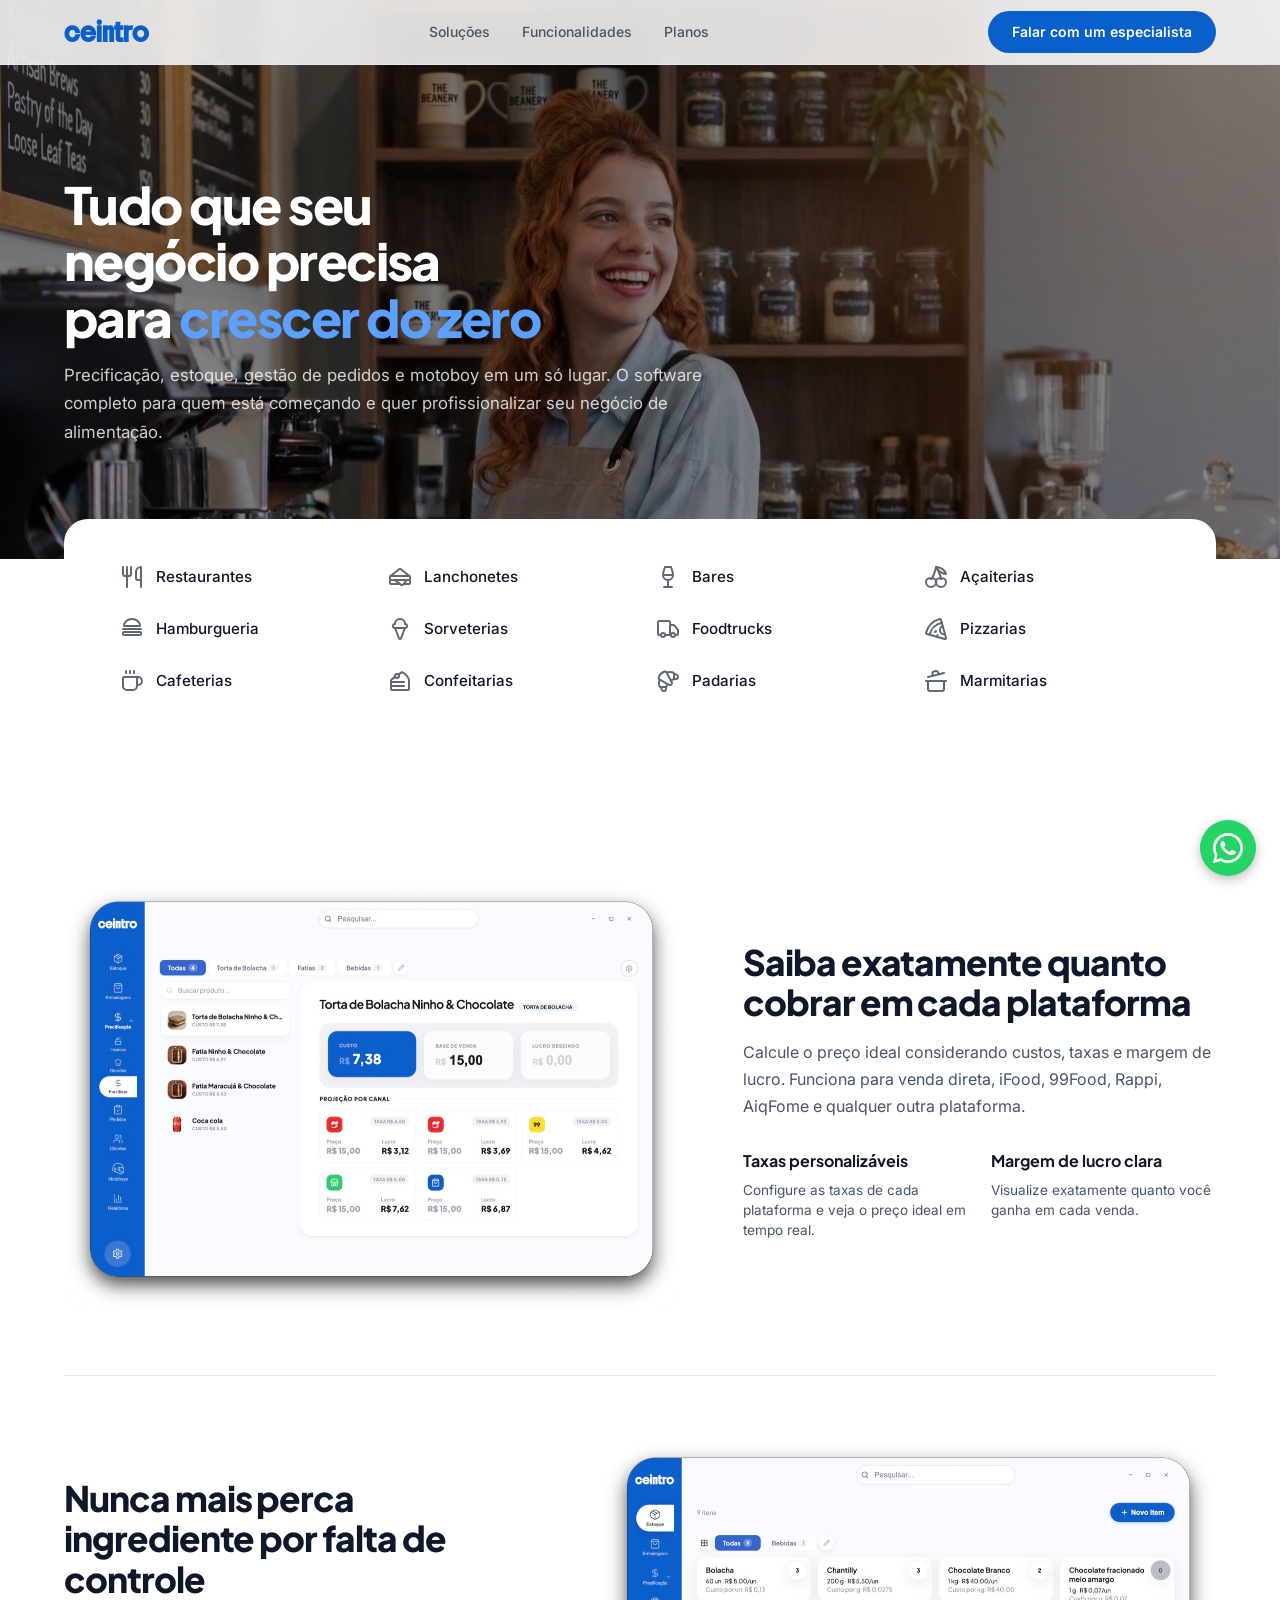
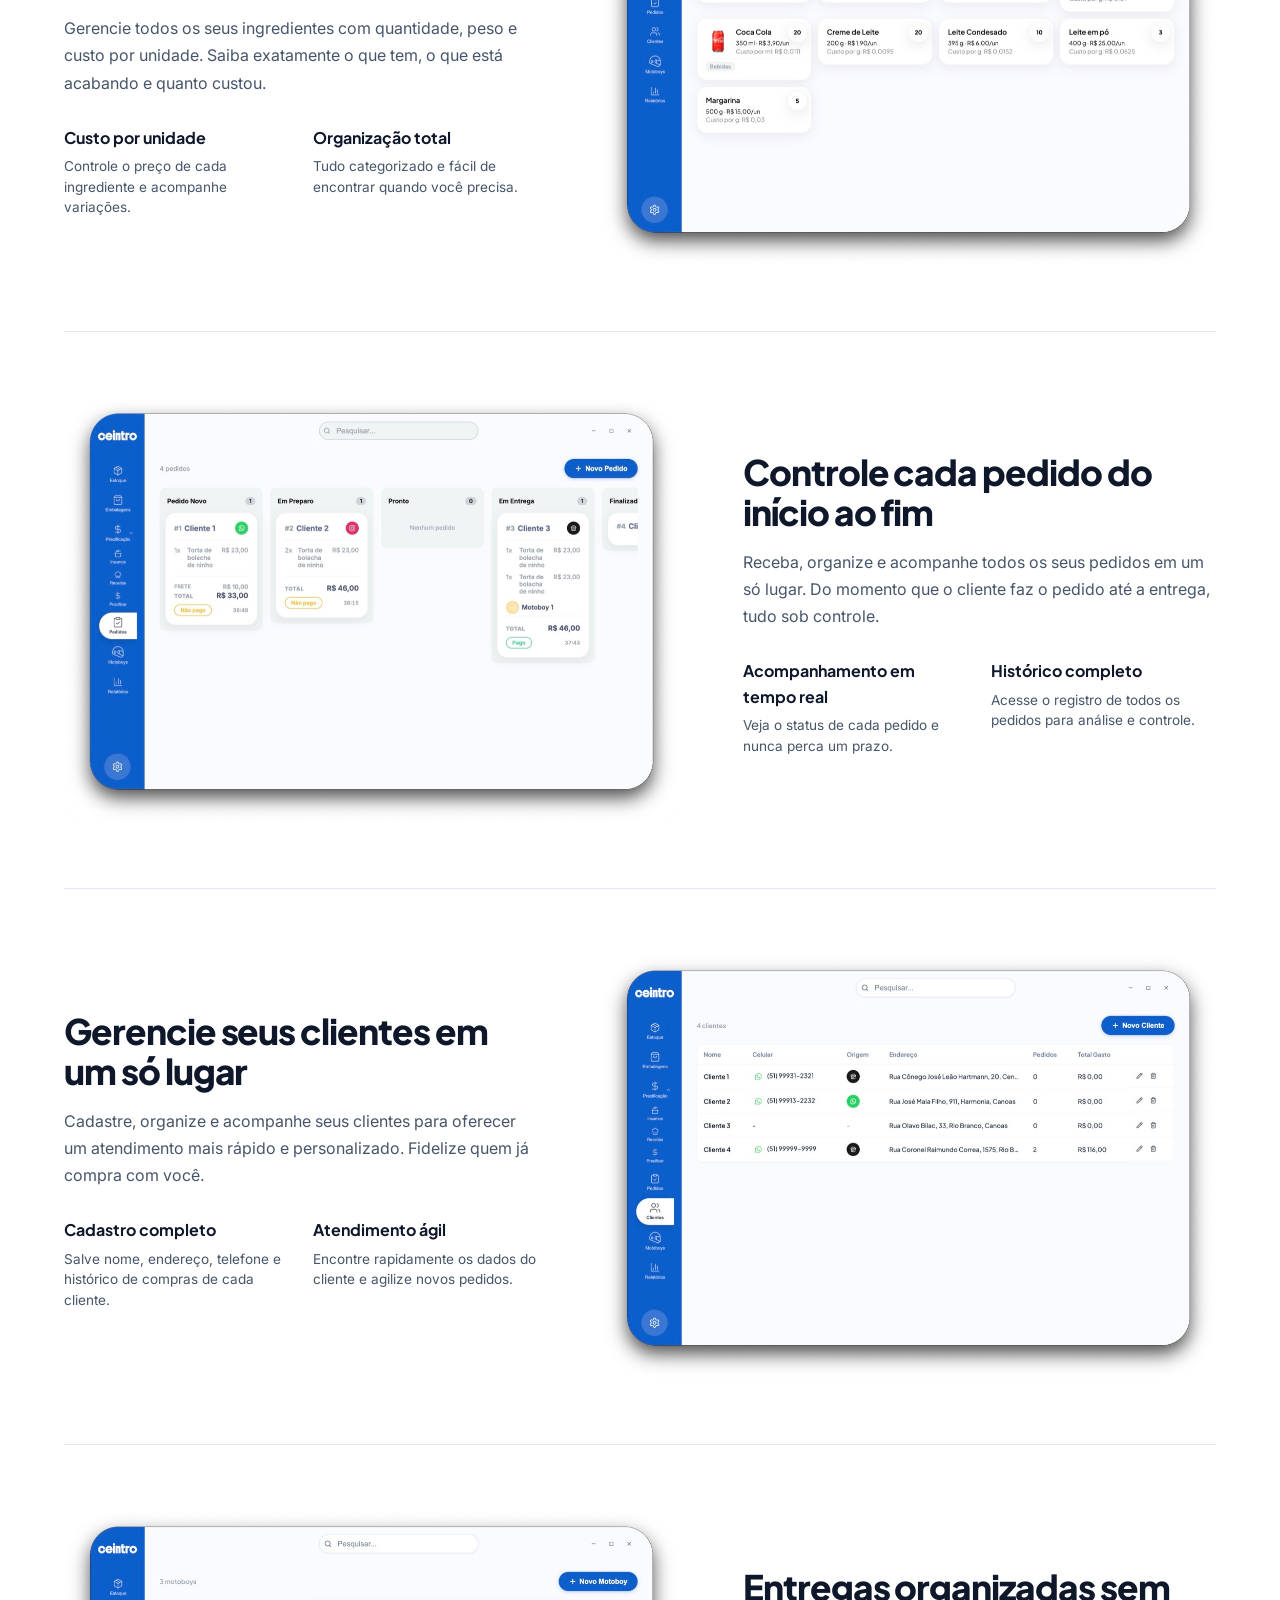
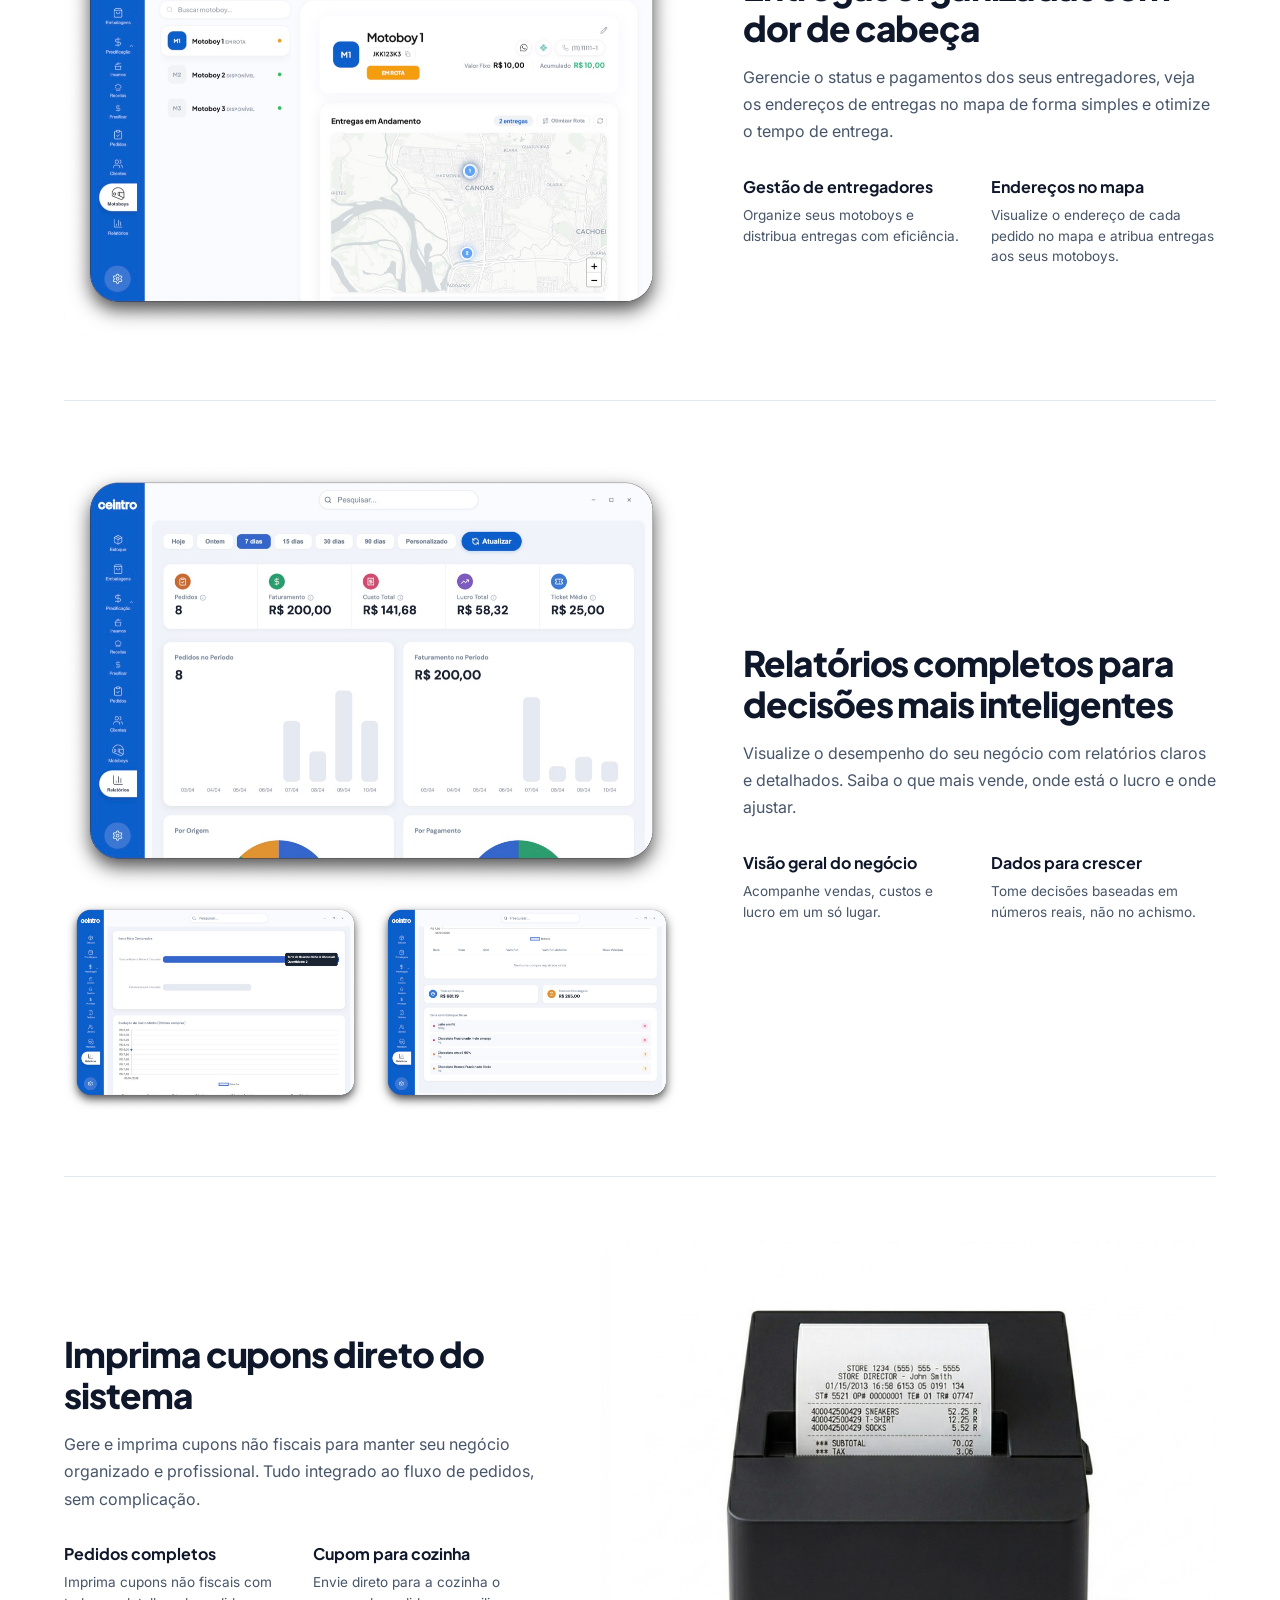
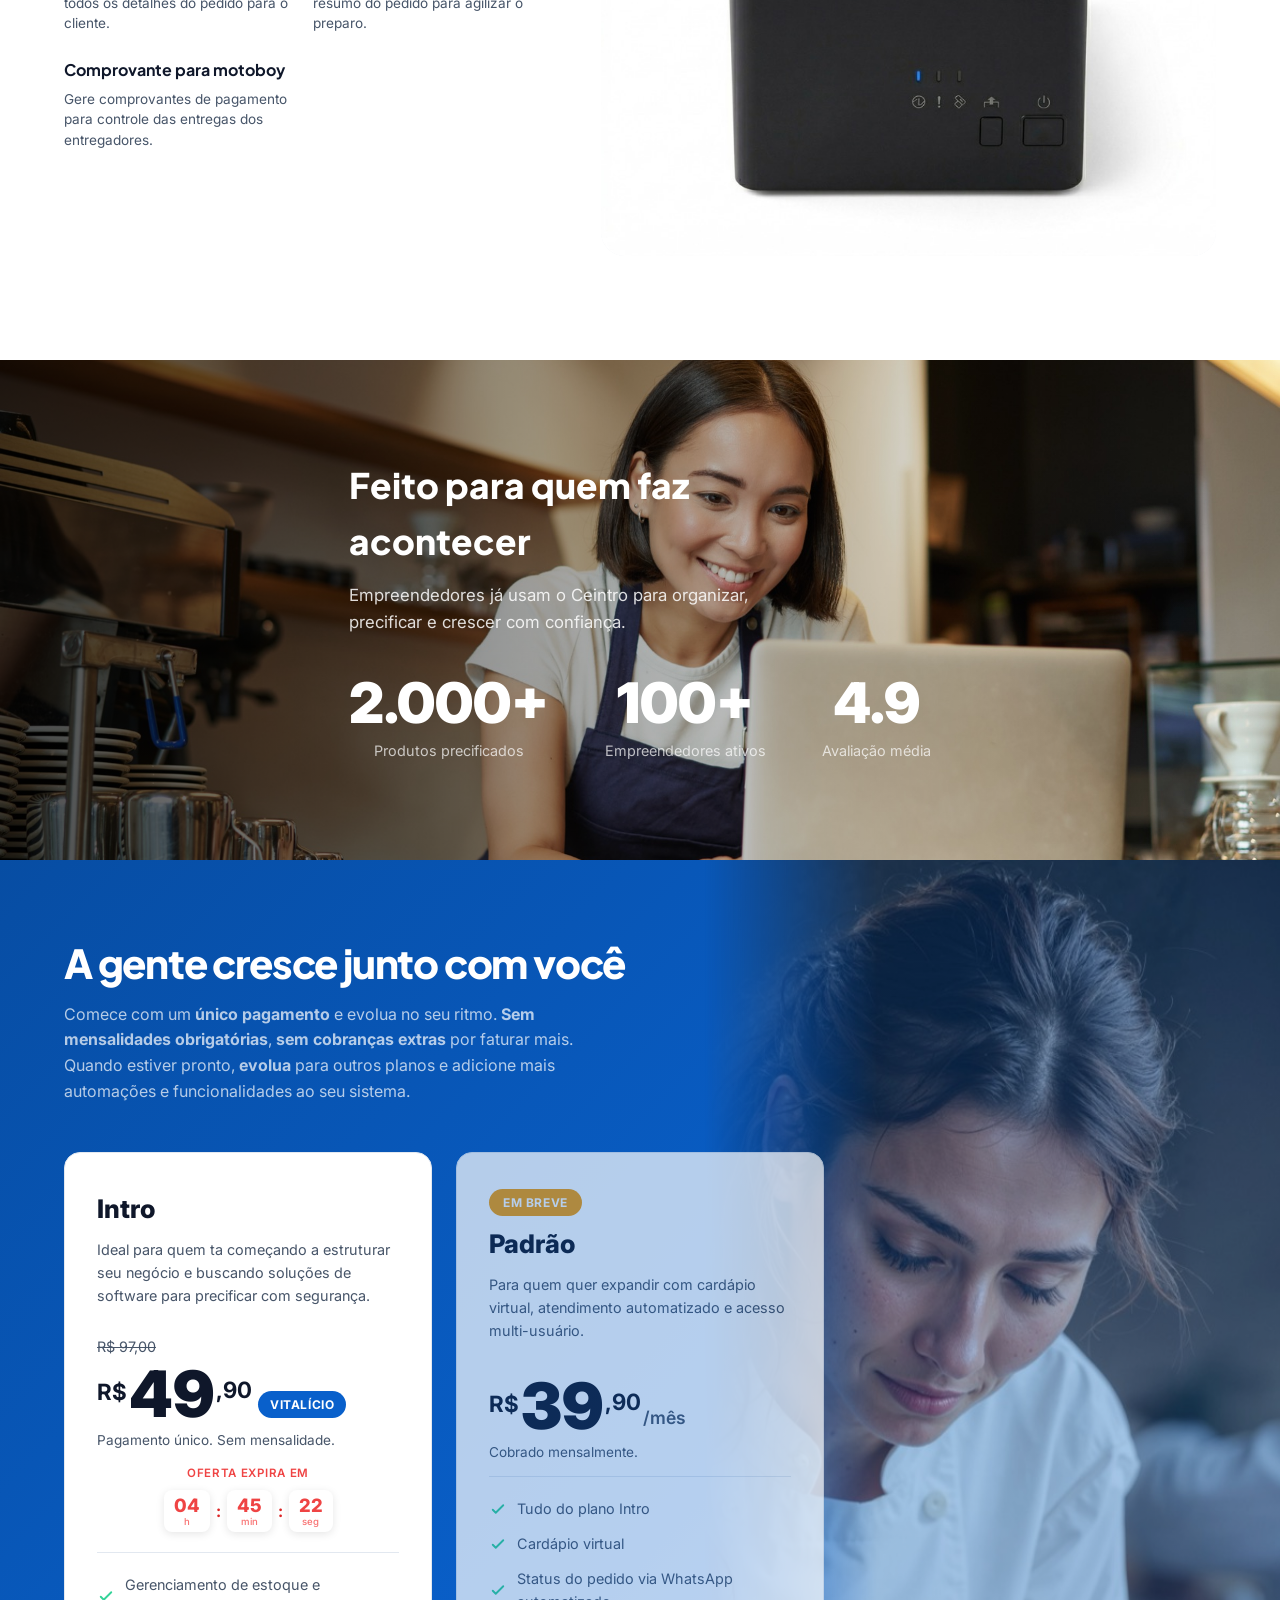
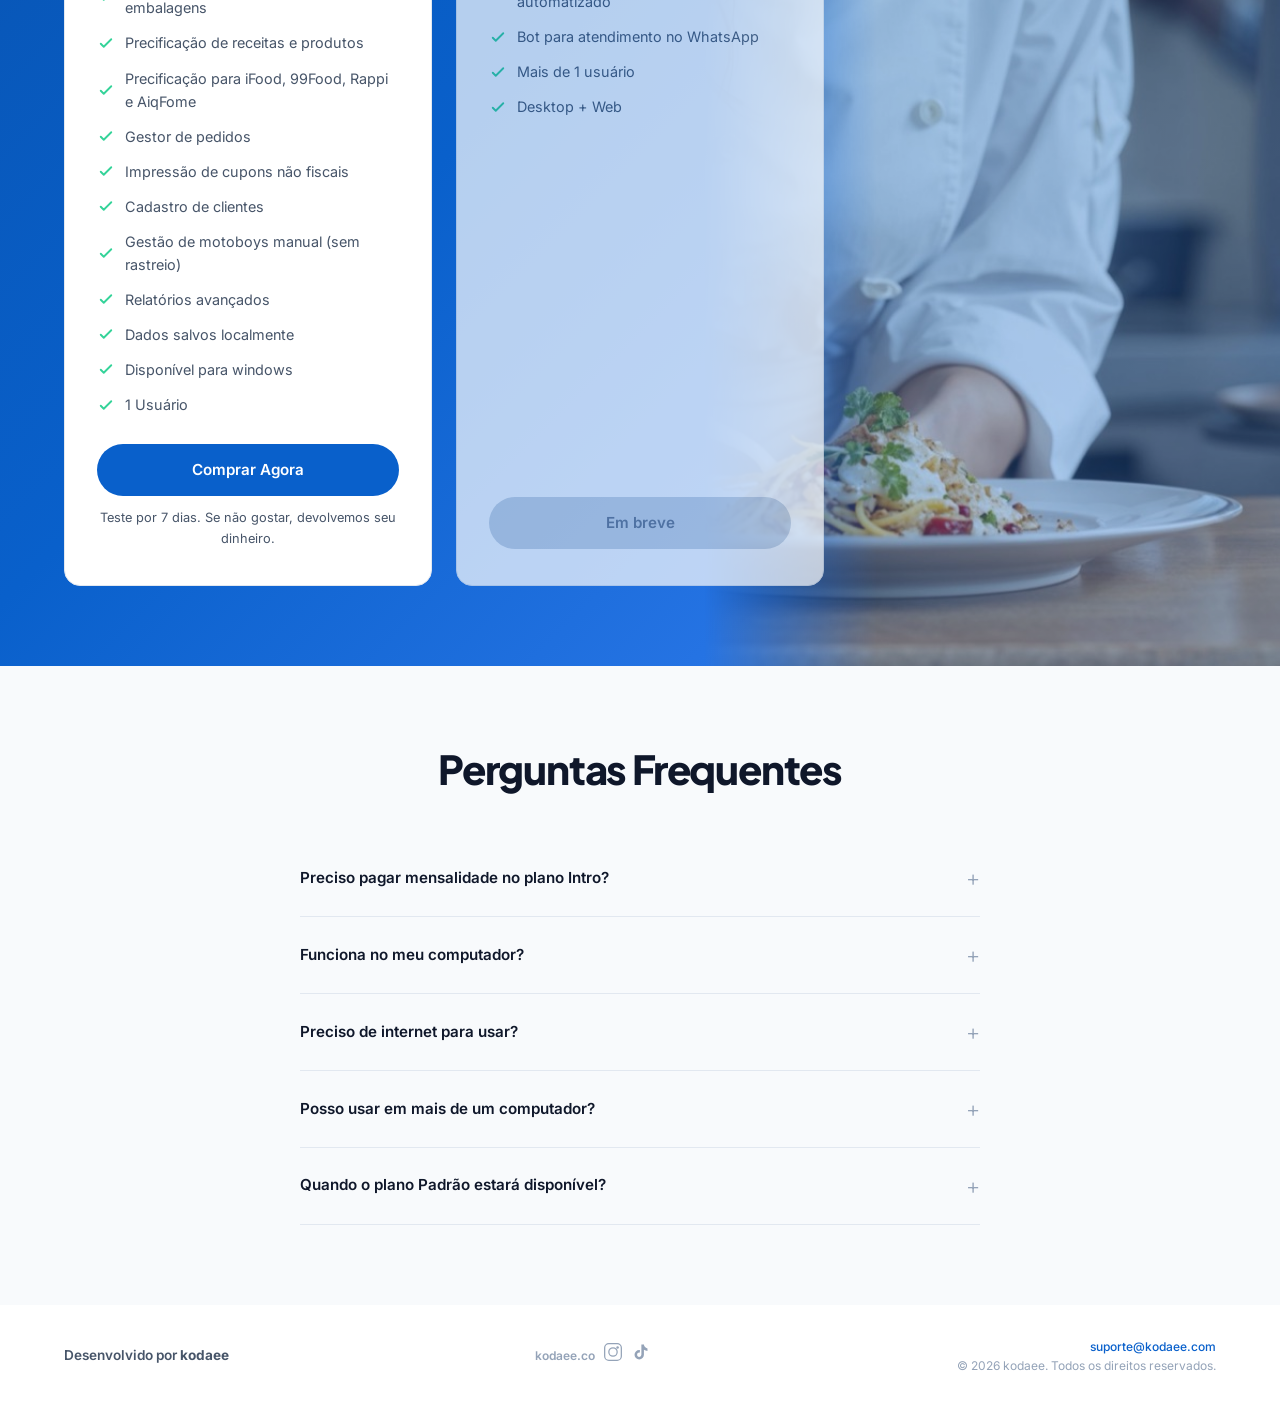
<file: ceintro.html>
<!DOCTYPE html>
<html lang="pt-BR">
<head>
  <meta charset="UTF-8">
  <meta name="viewport" content="width=device-width, initial-scale=1.0">
  <title>Ceintro - Gerencie seu negocio</title>
  <meta name="description" content="Ceintro - Gestão completa para seu negócio de alimentação. Precificação, estoque, pedidos, motoboy, cardápio virtual e atendimento automatizado via WhatsApp. A partir de R$49,90.">
  <meta name="keywords" content="gestão de restaurante, precificação de alimentos, controle de estoque, gestor de pedidos, cardápio virtual, bot whatsapp, motoboy, iFood, 99Food, Rappi, AiqFome, software para alimentação">
  <link rel="canonical" href="https://kodaee.com/ceintro.html">

  <!-- Open Graph -->
  <meta property="og:type" content="product">
  <meta property="og:url" content="https://kodaee.com/ceintro.html">
  <meta property="og:title" content="Ceintro - Gestão completa para seu negócio de alimentação">
  <meta property="og:description" content="Precificação, estoque, pedidos, motoboy, cardápio virtual e atendimento automatizado via WhatsApp. Plano vitalício a partir de R$49,90.">
  <meta property="og:image" content="https://kodaee.com/assets/precifica/precifica.jpg">

  <!-- Twitter -->
  <meta name="twitter:card" content="summary_large_image">
  <meta name="twitter:title" content="Ceintro - Gestão completa para seu negócio de alimentação">
  <meta name="twitter:description" content="Precificação, estoque, pedidos, motoboy, cardápio virtual e atendimento automatizado via WhatsApp. Plano vitalício a partir de R$49,90.">
  <meta name="twitter:image" content="https://kodaee.com/assets/precifica/precifica.jpg">

  <!-- Structured Data -->
  <script type="application/ld+json">
  {
    "@context": "https://schema.org",
    "@type": "SoftwareApplication",
    "name": "Ceintro",
    "operatingSystem": "Windows",
    "applicationCategory": "BusinessApplication",
    "description": "Gestão completa para negócios de alimentação: precificação, estoque, pedidos, motoboy, cardápio virtual e atendimento automatizado via WhatsApp.",
    "offers": {
      "@type": "Offer",
      "price": "49.90",
      "priceCurrency": "BRL",
      "availability": "https://schema.org/InStock"
    },
    "author": {
      "@type": "Organization",
      "name": "Kodaee",
      "url": "https://kodaee.com"
    }
  }
  </script>

  <!-- FAQ Structured Data -->
  <script type="application/ld+json">
  {
    "@context": "https://schema.org",
    "@type": "FAQPage",
    "mainEntity": [
      {
        "@type": "Question",
        "name": "Preciso pagar mensalidade?",
        "acceptedAnswer": {
          "@type": "Answer",
          "text": "Não! O plano Intro é um pagamento único de R$ 49,90 e você tem acesso vitalício às funcionalidades incluídas no plano. Funcionalidades do plano Padrão não estão inclusas."
        }
      },
      {
        "@type": "Question",
        "name": "Funciona no meu computador?",
        "acceptedAnswer": {
          "@type": "Answer",
          "text": "O Ceintro está disponível para Windows. Basta baixar, instalar e fazer login."
        }
      },
      {
        "@type": "Question",
        "name": "Preciso de internet para usar?",
        "acceptedAnswer": {
          "@type": "Answer",
          "text": "Não. O software funciona 100% offline. A internet é necessária apenas para fazer login na primeira vez e para verificar atualizações."
        }
      },
      {
        "@type": "Question",
        "name": "Posso usar em mais de um computador?",
        "acceptedAnswer": {
          "@type": "Answer",
          "text": "No plano Intro, sua conta é para 1 usuário. O plano Padrão permitirá mais de 1 usuário. Basta fazer login em outro computador."
        }
      },
      {
        "@type": "Question",
        "name": "Meus dados ficam seguros?",
        "acceptedAnswer": {
          "@type": "Answer",
          "text": "Sim! Todos os dados ficam salvos localmente no seu computador. O sistema faz backups automáticos semanais e você pode exportar seus dados a qualquer momento."
        }
      },
      {
        "@type": "Question",
        "name": "Serve para qualquer tipo de alimento?",
        "acceptedAnswer": {
          "@type": "Answer",
          "text": "Sim! Seja doces, salgados, bolos, marmitas, lanches, bebidas - qualquer produto alimentício pode ser cadastrado e precificado no sistema."
        }
      }
    ]
  }
  </script>

  <link rel="preload" as="image" href="assets/herobackground.jpg" fetchpriority="high">
  <link rel="icon" type="image/png" sizes="32x32" href="assets/favicon-32-v2.png">
  <link rel="apple-touch-icon" sizes="180x180" href="assets/favicon-180-v2.png">
  <link rel="preconnect" href="https://fonts.googleapis.com">
  <link rel="preconnect" href="https://fonts.gstatic.com" crossorigin>
  <link rel="preload" as="style" href="https://fonts.googleapis.com/css2?family=Boldonse&family=Inter:wght@500;600;700;800;900&family=Plus+Jakarta+Sans:wght@600;700;800&display=swap" onload="this.onload=null;this.rel='stylesheet'">
  <noscript><link href="https://fonts.googleapis.com/css2?family=Boldonse&family=Inter:wght@500;600;700;800;900&family=Plus+Jakarta+Sans:wght@600;700;800&display=swap" rel="stylesheet"></noscript>
  <link rel="stylesheet" href="style.css">
</head>
<body class="pg-precifica">

  <!-- HEADER -->
  <header class="pg-header">
    <div class="pg-container">
      <div class="pg-header-inner">
        <a href="index.html" class="pg-logo">
          <span class="pg-logo-text">ceintro</span>
        </a>
        <nav class="pg-nav">
          <a href="#solucoes" class="pg-nav-link">Soluções</a>
          <a href="#funcionalidades" class="pg-nav-link">Funcionalidades</a>
          <a href="#comprar" class="pg-nav-link">Planos</a>

        </nav>
        <div class="pg-header-actions">
          <a href="https://wa.me/555181987069?text=Olá%2C%20gostaria%20de%20falar%20com%20um%20especialista!" target="_blank" class="pg-btn pg-btn-primary">Falar com um especialista</a>
        </div>
        <button class="pg-mobile-toggle" id="mobileToggle" aria-label="Menu">
          <span></span><span></span><span></span>
        </button>
      </div>
    </div>
  </header>

  <!-- MOBILE NAV -->
  <div class="pg-mobile-nav" id="mobileNav">
    <a href="#solucoes" class="pg-mobile-link">Soluções</a>
    <a href="#funcionalidades" class="pg-mobile-link">Funcionalidades</a>
    <a href="#comprar" class="pg-mobile-link">Planos</a>

    <a href="https://wa.me/555181987069?text=Olá%2C%20gostaria%20de%20falar%20com%20um%20especialista!" target="_blank" class="pg-btn pg-btn-primary pg-btn-full">Falar com um especialista</a>
  </div>

  <!-- HERO -->
  <section class="pg-hero">
    <div class="pg-container">
      <div class="pg-hero-content">
        <h1 class="pg-hero-title">Tudo que seu negócio precisa para <span class="pg-hero-highlight">crescer do zero</span></h1>
        <p class="pg-hero-subtitle">Precificação, estoque, gestão de pedidos e motoboy em um só lugar. O software completo para quem está começando e quer profissionalizar seu negócio de alimentação.</p>
      </div>
    </div>
  </section>

  <!-- CATEGORIES -->
  <section class="pg-categories">
    <div class="pg-container">
      <div class="pg-categories-grid">
        <div class="pg-category-item">
          <svg width="24" height="24" viewBox="0 0 24 24" fill="none" stroke="currentColor" stroke-width="2" stroke-linecap="round" stroke-linejoin="round"><path d="M3 2v7c0 1.1.9 2 2 2h4a2 2 0 0 0 2-2V2"/><path d="M7 2v20"/><path d="M21 15V2a5 5 0 0 0-5 5v6c0 1.1.9 2 2 2h3Zm0 0v7"/></svg>
          <span>Restaurantes</span>
        </div>
        <div class="pg-category-item">
          <svg width="24" height="24" viewBox="0 0 24 24" fill="none" stroke="currentColor" stroke-width="2" stroke-linecap="round" stroke-linejoin="round"><path d="m2.37 11.223 8.372-6.777a2 2 0 0 1 2.516 0l8.371 6.777"/><path d="M21 15a1 1 0 0 1 1 1v2a1 1 0 0 1-1 1h-5.25"/><path d="M3 15a1 1 0 0 0-1 1v2a1 1 0 0 0 1 1h9"/><path d="m6.67 15 6.13 4.6a2 2 0 0 0 2.8-.4l3.15-4.2"/><rect width="20" height="4" x="2" y="11" rx="1"/></svg>
          <span>Lanchonetes</span>
        </div>
        <div class="pg-category-item">
          <svg width="24" height="24" viewBox="0 0 24 24" fill="none" stroke="currentColor" stroke-width="2" stroke-linecap="round" stroke-linejoin="round"><path d="M8 22h8"/><path d="M7 10h10"/><path d="M12 15v7"/><path d="M12 15a5 5 0 0 0 5-5c0-2-.5-4-2-8H9c-1.5 4-2 6-2 8a5 5 0 0 0 5 5Z"/></svg>
          <span>Bares</span>
        </div>
        <div class="pg-category-item">
          <svg width="24" height="24" viewBox="0 0 24 24" fill="none" stroke="currentColor" stroke-width="2" stroke-linecap="round" stroke-linejoin="round"><path d="M2 17a5 5 0 0 0 10 0c0-2.76-2.5-5-5-3-2.5-2-5 .24-5 3Z"/><path d="M12 17a5 5 0 0 0 10 0c0-2.76-2.5-5-5-3-2.5-2-5 .24-5 3Z"/><path d="M7 14c3.22-2.91 4.29-8.75 5-12 1.66 2.38 4.94 9 5 12"/><path d="M22 9c-4.29 0-7.14-2.33-10-7 5.71 0 10 4.67 10 7Z"/></svg>
          <span>Açaiterias</span>
        </div>
        <div class="pg-category-item">
          <svg width="24" height="24" viewBox="0 0 24 24" fill="none" stroke="currentColor" stroke-width="2" stroke-linecap="round" stroke-linejoin="round"><path d="M4 15h16a1 1 0 0 1 1 1v1a1 1 0 0 1-1 1H4a1 1 0 0 1-1-1v-1a1 1 0 0 1 1-1z"/><path d="M4 9h16c0-4-3.6-7-8-7S4 5 4 9z"/><path d="M3 12h18"/></svg>
          <span>Hamburgueria</span>
        </div>
        <div class="pg-category-item">
          <svg width="24" height="24" viewBox="0 0 24 24" fill="none" stroke="currentColor" stroke-width="2" stroke-linecap="round" stroke-linejoin="round"><path d="m7 11 4.08 10.35a1 1 0 0 0 1.84 0L17 11"/><path d="M17 7A5 5 0 0 0 7 7"/><path d="M17 7a2 2 0 0 1 0 4H7a2 2 0 0 1 0-4"/></svg>
          <span>Sorveterias</span>
        </div>
        <div class="pg-category-item">
          <svg width="24" height="24" viewBox="0 0 24 24" fill="none" stroke="currentColor" stroke-width="2" stroke-linecap="round" stroke-linejoin="round"><path d="M14 18V6a2 2 0 0 0-2-2H4a2 2 0 0 0-2 2v11a1 1 0 0 0 1 1h2"/><path d="M15 18H9"/><path d="M19 18h2a1 1 0 0 0 1-1v-3.65a1 1 0 0 0-.22-.624l-3.48-4.35A1 1 0 0 0 17.52 8H14"/><circle cx="17" cy="18" r="2"/><circle cx="7" cy="18" r="2"/></svg>
          <span>Foodtrucks</span>
        </div>
        <div class="pg-category-item">
          <svg width="24" height="24" viewBox="0 0 24 24" fill="none" stroke="currentColor" stroke-width="2" stroke-linecap="round" stroke-linejoin="round"><path d="m12 14-1 1"/><path d="m13.75 18.25-1.25 1.42"/><path d="M17.775 5.654a15.68 15.68 0 0 0-12.121 12.12"/><path d="M18.8 9.3a1 1 0 0 0 2.1 7.7"/><path d="M21.964 20.732a1 1 0 0 1-1.232 1.232l-18-5a1 1 0 0 1-.695-1.232A19.68 19.68 0 0 1 15.732 2.037a1 1 0 0 1 1.232.695z"/></svg>
          <span>Pizzarias</span>
        </div>
        <div class="pg-category-item">
          <svg width="24" height="24" viewBox="0 0 24 24" fill="none" stroke="currentColor" stroke-width="2" stroke-linecap="round" stroke-linejoin="round"><path d="M10 2v2"/><path d="M14 2v2"/><path d="M16 8a1 1 0 0 1 1 1v8a4 4 0 0 1-4 4H7a4 4 0 0 1-4-4V9a1 1 0 0 1 1-1h14a4 4 0 1 1 0 8h-1"/><path d="M6 2v2"/></svg>
          <span>Cafeterias</span>
        </div>
        <div class="pg-category-item">
          <svg width="24" height="24" viewBox="0 0 24 24" fill="none" stroke="currentColor" stroke-width="2" stroke-linecap="round" stroke-linejoin="round"><path d="M16 13H3"/><path d="M16 17H3"/><path d="m7.2 7.9-3.388 2.5A2 2 0 0 0 3 12.01V20a1 1 0 0 0 1 1h16a1 1 0 0 0 1-1v-8.654c0-2-2.44-6.026-6.44-8.026a1 1 0 0 0-1.082.057L10.4 5.6"/><circle cx="9" cy="7" r="2"/></svg>
          <span>Confeitarias</span>
        </div>
        <div class="pg-category-item">
          <svg width="24" height="24" viewBox="0 0 24 24" fill="none" stroke="currentColor" stroke-width="2" stroke-linecap="round" stroke-linejoin="round"><path d="M10.2 18H4.774a1.5 1.5 0 0 1-1.352-.97 11 11 0 0 1 .132-6.487"/><path d="M18 10.2V4.774a1.5 1.5 0 0 0-.97-1.352 11 11 0 0 0-6.486.132"/><path d="M18 5a4 3 0 0 1 4 3 2 2 0 0 1-2 2 10 10 0 0 0-5.139 1.42"/><path d="M5 18a3 4 0 0 0 3 4 2 2 0 0 0 2-2 10 10 0 0 1 1.42-5.14"/><path d="M8.709 2.554a10 10 0 0 0-6.155 6.155 1.5 1.5 0 0 0 .676 1.626l9.807 5.42a2 2 0 0 0 2.718-2.718l-5.42-9.807a1.5 1.5 0 0 0-1.626-.676"/></svg>
          <span>Padarias</span>
        </div>
        <div class="pg-category-item">
          <svg width="24" height="24" viewBox="0 0 24 24" fill="none" stroke="currentColor" stroke-width="2" stroke-linecap="round" stroke-linejoin="round"><path d="M2 12h20"/><path d="M20 12v8a2 2 0 0 1-2 2H6a2 2 0 0 1-2-2v-8"/><path d="m4 8 16-4"/><path d="m8.86 6.78-.45-1.81a2 2 0 0 1 1.45-2.43l1.94-.48a2 2 0 0 1 2.43 1.46l.45 1.8"/></svg>
          <span>Marmitarias</span>
        </div>
      </div>
    </div>
  </section>

  <!-- SOLUTIONS -->
  <section class="pg-solutions" id="solucoes">
    <div class="pg-container">

      <!-- Precificação -->
      <div class="pg-sol-row">
        <div class="pg-sol-visual">
          <div class="pg-sol-placeholder">
            <img src="assets/precifica/precifica.jpg" alt="Precificação Inteligente" loading="eager" decoding="async" fetchpriority="high">
          </div>
        </div>
        <div class="pg-sol-content">

          <h2 class="pg-sol-title">Saiba exatamente quanto cobrar em cada plataforma</h2>
          <p class="pg-sol-desc">Calcule o preço ideal considerando custos, taxas e margem de lucro. Funciona para venda direta, iFood, 99Food, Rappi, AiqFome e qualquer outra plataforma.</p>
          <div class="pg-sol-features">
            <div class="pg-sol-feat">
              <h4>Taxas personalizáveis</h4>
              <p>Configure as taxas de cada plataforma e veja o preço ideal em tempo real.</p>
            </div>
            <div class="pg-sol-feat">
              <h4>Margem de lucro clara</h4>
              <p>Visualize exatamente quanto você ganha em cada venda.</p>
            </div>
          </div>

        </div>
      </div>

      <!-- Estoque -->
      <div class="pg-sol-row pg-sol-row--reverse">
        <div class="pg-sol-visual">
          <div class="pg-sol-placeholder">
            <img src="assets/precifica/estoque.jpg" alt="Controle de Estoque" loading="lazy" decoding="async">
          </div>
        </div>
        <div class="pg-sol-content">

          <h2 class="pg-sol-title">Nunca mais perca ingrediente por falta de controle</h2>
          <p class="pg-sol-desc">Gerencie todos os seus ingredientes com quantidade, peso e custo por unidade. Saiba exatamente o que tem, o que está acabando e quanto custou.</p>
          <div class="pg-sol-features">
            <div class="pg-sol-feat">
              <h4>Custo por unidade</h4>
              <p>Controle o preço de cada ingrediente e acompanhe variações.</p>
            </div>
            <div class="pg-sol-feat">
              <h4>Organização total</h4>
              <p>Tudo categorizado e fácil de encontrar quando você precisa.</p>
            </div>
          </div>

        </div>
      </div>

      <!-- Gestão de Pedidos -->
      <div class="pg-sol-row">
        <div class="pg-sol-visual">
          <div class="pg-sol-placeholder">
            <img src="assets/precifica/pedido.jpg" alt="Gestão de Pedidos" loading="lazy" decoding="async">
          </div>
        </div>
        <div class="pg-sol-content">

          <h2 class="pg-sol-title">Controle cada pedido do início ao fim</h2>
          <p class="pg-sol-desc">Receba, organize e acompanhe todos os seus pedidos em um só lugar. Do momento que o cliente faz o pedido até a entrega, tudo sob controle.</p>
          <div class="pg-sol-features">
            <div class="pg-sol-feat">
              <h4>Acompanhamento em tempo real</h4>
              <p>Veja o status de cada pedido e nunca perca um prazo.</p>
            </div>
            <div class="pg-sol-feat">
              <h4>Histórico completo</h4>
              <p>Acesse o registro de todos os pedidos para análise e controle.</p>
            </div>
          </div>

        </div>
      </div>

      <!-- Clientes -->
      <div class="pg-sol-row pg-sol-row--reverse">
        <div class="pg-sol-visual">
          <div class="pg-sol-placeholder">
            <img src="assets/precifica/cliente.jpg" alt="Gestão de Clientes" loading="lazy" decoding="async">
          </div>
        </div>
        <div class="pg-sol-content">
          <h2 class="pg-sol-title">Gerencie seus clientes em um só lugar</h2>
          <p class="pg-sol-desc">Cadastre, organize e acompanhe seus clientes para oferecer um atendimento mais rápido e personalizado. Fidelize quem já compra com você.</p>
          <div class="pg-sol-features">
            <div class="pg-sol-feat">
              <h4>Cadastro completo</h4>
              <p>Salve nome, endereço, telefone e histórico de compras de cada cliente.</p>
            </div>
            <div class="pg-sol-feat">
              <h4>Atendimento ágil</h4>
              <p>Encontre rapidamente os dados do cliente e agilize novos pedidos.</p>
            </div>
          </div>

        </div>
      </div>

      <!-- Motoboy -->
      <div class="pg-sol-row">
        <div class="pg-sol-visual">
          <div class="pg-sol-placeholder">
            <img src="assets/precifica/motoboy.jpg" alt="Gestão de Motoboy" loading="lazy" decoding="async">
          </div>
        </div>
        <div class="pg-sol-content">
          <h2 class="pg-sol-title">Entregas organizadas sem dor de cabeça</h2>
          <p class="pg-sol-desc">Gerencie o status e pagamentos dos seus entregadores, veja os endereços de entregas no mapa de forma simples e otimize o tempo de entrega.</p>
          <div class="pg-sol-features">
            <div class="pg-sol-feat">
              <h4>Gestão de entregadores</h4>
              <p>Organize seus motoboys e distribua entregas com eficiência.</p>
            </div>
            <div class="pg-sol-feat">
              <h4>Endereços no mapa</h4>
              <p>Visualize o endereço de cada pedido no mapa e atribua entregas aos seus motoboys.</p>
            </div>
          </div>

        </div>
      </div>

      <!-- Relatórios -->
      <div class="pg-sol-row">
        <div class="pg-sol-visual">
          <div class="pg-sol-placeholder pg-sol-gallery">
            <img src="assets/precifica/relatorio1.jpg" alt="Relatório 1" loading="lazy" decoding="async">
            <img src="assets/precifica/relatorio2.jpg" alt="Relatório 2" loading="lazy" decoding="async">
            <img src="assets/precifica/relatorio3.jpg" alt="Relatório 3" loading="lazy" decoding="async">
          </div>
        </div>
        <div class="pg-sol-content">
          <h2 class="pg-sol-title">Relatórios completos para decisões mais inteligentes</h2>
          <p class="pg-sol-desc">Visualize o desempenho do seu negócio com relatórios claros e detalhados. Saiba o que mais vende, onde está o lucro e onde ajustar.</p>
          <div class="pg-sol-features">
            <div class="pg-sol-feat">
              <h4>Visão geral do negócio</h4>
              <p>Acompanhe vendas, custos e lucro em um só lugar.</p>
            </div>
            <div class="pg-sol-feat">
              <h4>Dados para crescer</h4>
              <p>Tome decisões baseadas em números reais, não no achismo.</p>
            </div>
          </div>

        </div>
      </div>

      <!-- Impressão de Cupons -->
      <div class="pg-sol-row pg-sol-row--reverse">
        <div class="pg-sol-visual">
          <div class="pg-sol-placeholder">
            <img src="assets/printer.jpg" alt="Impressão de Cupons Não Fiscais" loading="lazy" decoding="async">
          </div>
        </div>
        <div class="pg-sol-content">
          <h2 class="pg-sol-title">Imprima cupons direto do sistema</h2>
          <p class="pg-sol-desc">Gere e imprima cupons não fiscais para manter seu negócio organizado e profissional. Tudo integrado ao fluxo de pedidos, sem complicação.</p>
          <div class="pg-sol-features">
            <div class="pg-sol-feat">
              <h4>Pedidos completos</h4>
              <p>Imprima cupons não fiscais com todos os detalhes do pedido para o cliente.</p>
            </div>
            <div class="pg-sol-feat">
              <h4>Cupom para cozinha</h4>
              <p>Envie direto para a cozinha o resumo do pedido para agilizar o preparo.</p>
            </div>
            <div class="pg-sol-feat">
              <h4>Comprovante para motoboy</h4>
              <p>Gere comprovantes de pagamento para controle das entregas dos entregadores.</p>
            </div>
          </div>

        </div>
      </div>

    </div>
  </section>

  <!-- BANNER -->
  <section class="pg-banner">
    <img src="assets/precifica/sectionimage.jpg" alt="Empreendedora usando o Ceintro" class="pg-banner-img" loading="lazy" decoding="async">
    <div class="pg-banner-overlay">
      <div class="pg-container">
        <h2 class="pg-banner-title">Feito para quem faz acontecer</h2>
        <p class="pg-banner-text">Empreendedores já usam o Ceintro para organizar, precificar e crescer com confiança.</p>
        <div class="pg-banner-stats">
          <div class="pg-banner-stat">
            <span class="pg-banner-stat-number">2.000+</span>
            <span class="pg-banner-stat-label">Produtos precificados</span>
          </div>
          <div class="pg-banner-stat">
            <span class="pg-banner-stat-number">100+</span>
            <span class="pg-banner-stat-label">Empreendedores ativos</span>
          </div>
          <div class="pg-banner-stat">
            <span class="pg-banner-stat-number">4.9</span>
            <span class="pg-banner-stat-label">Avaliação média</span>
          </div>
        </div>
      </div>
    </div>
  </section>


  <!-- PRICING -->
  <section class="pg-pricing" id="comprar">
    <div class="pg-container">
      <div class="pg-pricing-wrapper">
        <div class="pg-section-header">
          <h2 class="pg-section-title pg-text-white">A gente cresce junto com você</h2>
          <p class="pg-section-subtitle pg-text-white-muted">Comece com um <strong>único pagamento</strong> e evolua no seu ritmo. <strong>Sem mensalidades obrigatórias</strong>, <strong>sem cobranças extras</strong> por faturar mais. Quando estiver pronto, <strong>evolua</strong> para outros planos e adicione mais automações e funcionalidades ao seu sistema.</p>
        </div>
        <div class="pg-pricing-plans">
        <!-- Plano Intro -->
        <div class="pg-pricing-plan">
          <h3 class="pg-pricing-plan-name">Intro</h3>
          <p class="pg-pricing-plan-desc">Ideal para quem ta começando a estruturar seu negócio e buscando soluções de software para precificar com segurança.</p>
          <span class="pg-pricing-old">R$ 97,00</span>
          <div class="pg-pricing-price">
            <span class="pg-pricing-symbol">R$</span>
            <span class="pg-pricing-value">49</span>
            <span class="pg-pricing-cents">,90</span>
            <span class="pg-pricing-lifetime">vitalício</span>
          </div>
          <span class="pg-pricing-info">Pagamento único. Sem mensalidade.</span>

          <div class="pg-pricing-timer">
            <span class="pg-timer-label">Oferta expira em</span>
            <div class="pg-timer-digits">
              <span class="pg-timer-block"><span id="introH">00</span><small>h</small></span>
              <span class="pg-timer-sep">:</span>
              <span class="pg-timer-block"><span id="introM">00</span><small>min</small></span>
              <span class="pg-timer-sep">:</span>
              <span class="pg-timer-block"><span id="introS">00</span><small>seg</small></span>
            </div>
          </div>
          <ul class="pg-pricing-features">
            <li>
              <svg width="18" height="18" fill="none" viewBox="0 0 24 24" stroke="#34d399" stroke-width="2.5"><path stroke-linecap="round" stroke-linejoin="round" d="M5 13l4 4L19 7"/></svg>
              Gerenciamento de estoque e embalagens
            </li>
            <li>
              <svg width="18" height="18" fill="none" viewBox="0 0 24 24" stroke="#34d399" stroke-width="2.5"><path stroke-linecap="round" stroke-linejoin="round" d="M5 13l4 4L19 7"/></svg>
              Precificação de receitas e produtos
            </li>
            <li>
              <svg width="18" height="18" fill="none" viewBox="0 0 24 24" stroke="#34d399" stroke-width="2.5"><path stroke-linecap="round" stroke-linejoin="round" d="M5 13l4 4L19 7"/></svg>
              Precificação para iFood, 99Food, Rappi e AiqFome
            </li>
            <li>
              <svg width="18" height="18" fill="none" viewBox="0 0 24 24" stroke="#34d399" stroke-width="2.5"><path stroke-linecap="round" stroke-linejoin="round" d="M5 13l4 4L19 7"/></svg>
              Gestor de pedidos
            </li>
            <li>
              <svg width="18" height="18" fill="none" viewBox="0 0 24 24" stroke="#34d399" stroke-width="2.5"><path stroke-linecap="round" stroke-linejoin="round" d="M5 13l4 4L19 7"/></svg>
              Impressão de cupons não fiscais
            </li>
            <li>
              <svg width="18" height="18" fill="none" viewBox="0 0 24 24" stroke="#34d399" stroke-width="2.5"><path stroke-linecap="round" stroke-linejoin="round" d="M5 13l4 4L19 7"/></svg>
              Cadastro de clientes
            </li>
            <li>
              <svg width="18" height="18" fill="none" viewBox="0 0 24 24" stroke="#34d399" stroke-width="2.5"><path stroke-linecap="round" stroke-linejoin="round" d="M5 13l4 4L19 7"/></svg>
              Gestão de motoboys manual (sem rastreio)
            </li>
            <li>
              <svg width="18" height="18" fill="none" viewBox="0 0 24 24" stroke="#34d399" stroke-width="2.5"><path stroke-linecap="round" stroke-linejoin="round" d="M5 13l4 4L19 7"/></svg>
              Relatórios avançados
            </li>
            <li>
              <svg width="18" height="18" fill="none" viewBox="0 0 24 24" stroke="#34d399" stroke-width="2.5"><path stroke-linecap="round" stroke-linejoin="round" d="M5 13l4 4L19 7"/></svg>
              Dados salvos localmente
            </li>
            <li>
              <svg width="18" height="18" fill="none" viewBox="0 0 24 24" stroke="#34d399" stroke-width="2.5"><path stroke-linecap="round" stroke-linejoin="round" d="M5 13l4 4L19 7"/></svg>
              Disponível para windows
            </li>
            <li>
              <svg width="18" height="18" fill="none" viewBox="0 0 24 24" stroke="#34d399" stroke-width="2.5"><path stroke-linecap="round" stroke-linejoin="round" d="M5 13l4 4L19 7"/></svg>
              1 Usuário
            </li>
          </ul>
          <a id="stripeLink" href="#" class="pg-btn pg-btn-primary pg-btn-lg pg-btn-full pg-btn-rounded" onclick="document.getElementById('paymentModal').style.display='flex'; return false;">Comprar Agora</a>
          <span class="pg-pricing-guarantee">Teste por 7 dias. Se não gostar, devolvemos seu dinheiro.</span>
        </div>
        <!-- Plano Padrão -->
        <div class="pg-pricing-plan pg-pricing-plan-soon">
          <span class="pg-badge-soon">Em breve</span>
          <h3 class="pg-pricing-plan-name">Padrão</h3>
          <p class="pg-pricing-plan-desc">Para quem quer expandir com cardápio virtual, atendimento automatizado e acesso multi-usuário.</p>
          <div class="pg-pricing-price">
            <span class="pg-pricing-symbol">R$</span>
            <span class="pg-pricing-value">39</span>
            <span class="pg-pricing-cents">,90</span>
            <span class="pg-pricing-period">/mês</span>
          </div>
          <span class="pg-pricing-info">Cobrado mensalmente.</span>
          <ul class="pg-pricing-features">
            <li>
              <svg width="18" height="18" fill="none" viewBox="0 0 24 24" stroke="#34d399" stroke-width="2.5"><path stroke-linecap="round" stroke-linejoin="round" d="M5 13l4 4L19 7"/></svg>
              Tudo do plano Intro
            </li>
            <li>
              <svg width="18" height="18" fill="none" viewBox="0 0 24 24" stroke="#34d399" stroke-width="2.5"><path stroke-linecap="round" stroke-linejoin="round" d="M5 13l4 4L19 7"/></svg>
              Cardápio virtual
            </li>
            <li>
              <svg width="18" height="18" fill="none" viewBox="0 0 24 24" stroke="#34d399" stroke-width="2.5"><path stroke-linecap="round" stroke-linejoin="round" d="M5 13l4 4L19 7"/></svg>
              Status do pedido via WhatsApp automatizado
            </li>
            <li>
              <svg width="18" height="18" fill="none" viewBox="0 0 24 24" stroke="#34d399" stroke-width="2.5"><path stroke-linecap="round" stroke-linejoin="round" d="M5 13l4 4L19 7"/></svg>
              Bot para atendimento no WhatsApp
            </li>
            <li>
              <svg width="18" height="18" fill="none" viewBox="0 0 24 24" stroke="#34d399" stroke-width="2.5"><path stroke-linecap="round" stroke-linejoin="round" d="M5 13l4 4L19 7"/></svg>
              Mais de 1 usuário
            </li>
            <li>
              <svg width="18" height="18" fill="none" viewBox="0 0 24 24" stroke="#34d399" stroke-width="2.5"><path stroke-linecap="round" stroke-linejoin="round" d="M5 13l4 4L19 7"/></svg>
              Desktop + Web
            </li>
          </ul>
          <span class="pg-btn pg-btn-disabled pg-btn-lg pg-btn-full pg-btn-rounded">Em breve</span>
        </div>
        </div>
      </div>
    </div>
  </section>

  <!-- FAQ -->
  <section class="pg-faq" id="duvidas">
    <div class="pg-container">
      <div class="pg-section-header">
        <h2 class="pg-section-title">Perguntas Frequentes</h2>
      </div>
      <div class="pg-faq-list">
        <details class="pg-faq-item">
          <summary>Preciso pagar mensalidade no plano Intro?</summary>
          <p>Não! O plano Intro é um pagamento único de R$ 49,90 e você tem acesso vitalício às funcionalidades incluídas no plano. Funcionalidades do plano Padrão não estão inclusas.</p>
        </details>
        <details class="pg-faq-item">
          <summary>Funciona no meu computador?</summary>
          <p>O plano Intro está disponível na versão desktop para Windows. O plano Padrão terá acesso via Desktop + Web.</p>
        </details>
        <details class="pg-faq-item">
          <summary>Preciso de internet para usar?</summary>
          <p>No plano Intro, o software funciona 100% offline com dados salvos localmente. A internet é necessária apenas para fazer login na primeira vez.</p>
        </details>
        <details class="pg-faq-item">
          <summary>Posso usar em mais de um computador?</summary>
          <p>No plano Intro, sua conta é para 1 usuário. O plano Padrão permitirá mais de 1 usuário. Basta fazer login em outro computador.</p>
        </details>
        <details class="pg-faq-item">
          <summary>Quando o plano Padrão estará disponível?</summary>
          <p>O plano Padrão está em desenvolvimento e estará disponível em breve. Fique atento às nossas atualizações!</p>
        </details>
      </div>
    </div>
  </section>

  <!-- FOOTER -->
  <footer class="pg-footer">
    <div class="pg-container">
      <div class="pg-footer-inner">
        <a href="index.html" class="pg-footer-brand">
          <span>Desenvolvido por <strong>kodaee</strong></span>
        </a>
        <div class="pg-footer-social">
          <div class="pg-footer-social-group">
            <span class="pg-footer-social-label">kodaee.co</span>
            <div class="pg-footer-social-icons">
              <a href="https://www.instagram.com/kodaee.co/" target="_blank" rel="noopener noreferrer" aria-label="kodaee Instagram">
                <svg width="20" height="20" viewBox="0 0 24 24" fill="none" stroke="currentColor" stroke-width="1.5" stroke-linecap="round" stroke-linejoin="round"><rect x="2" y="2" width="20" height="20" rx="5"/><circle cx="12" cy="12" r="5"/><circle cx="17.5" cy="6.5" r="1.5" fill="currentColor" stroke="none"/></svg>
              </a>
              <a href="https://www.tiktok.com/@kodaee.co" target="_blank" rel="noopener noreferrer" aria-label="kodaee TikTok">
                <svg width="20" height="20" viewBox="0 0 24 24" fill="currentColor"><path d="M16.6 5.82A4.28 4.28 0 0 1 15.54 3h-3.09v12.4a2.59 2.59 0 0 1-2.59 2.5c-1.43 0-2.59-1.16-2.59-2.59a2.59 2.59 0 0 1 2.59-2.59c.27 0 .53.04.78.12V9.7a5.63 5.63 0 0 0-.78-.05A5.64 5.64 0 0 0 4.22 15.3a5.64 5.64 0 0 0 5.64 5.64 5.64 5.64 0 0 0 5.64-5.64V9.41a7.33 7.33 0 0 0 4.28 1.38V7.7a4.28 4.28 0 0 1-3.18-1.88z"/></svg>
              </a>
            </div>
          </div>
        </div>
        <p class="pg-footer-copy">
          <a href="mailto:suporte@kodaee.com">suporte@kodaee.com</a>
          <br>&copy; 2026 kodaee. Todos os direitos reservados.
        </p>
      </div>
    </div>
  </footer>

  <script>
    // Smooth scroll
    document.querySelectorAll('a[href^="#"]').forEach(anchor => {
      anchor.addEventListener('click', function (e) {
        e.preventDefault();
        const target = document.querySelector(this.getAttribute('href'));
        if (target) target.scrollIntoView({ behavior: 'smooth', block: 'start' });
        // Close mobile nav
        document.getElementById('mobileNav').classList.remove('open');
        document.getElementById('mobileToggle').classList.remove('open');
      });
    });

    // Mobile toggle
    document.getElementById('mobileToggle').addEventListener('click', function() {
      this.classList.toggle('open');
      document.getElementById('mobileNav').classList.toggle('open');
    });

    // Showcase tabs
    document.querySelectorAll('.pg-tab').forEach(tab => {
      tab.addEventListener('click', function() {
        const idx = this.dataset.tab;
        document.querySelectorAll('.pg-tab').forEach(t => t.classList.remove('active'));
        document.querySelectorAll('.pg-showcase-panel').forEach(p => p.classList.remove('active'));
        this.classList.add('active');
        document.querySelector(`.pg-showcase-panel[data-panel="${idx}"]`).classList.add('active');
      });
    });

    // Lightbox
    document.querySelectorAll('.pg-showcase-img img, .pg-hero-screenshot, .pg-sol-placeholder img').forEach(img => {
      img.addEventListener('click', function () {
        const overlay = document.createElement('div');
        overlay.className = 'pg-lightbox';
        const clone = document.createElement('img');
        clone.src = this.src;
        clone.alt = this.alt;
        overlay.appendChild(clone);
        document.body.appendChild(overlay);
        requestAnimationFrame(() => overlay.classList.add('active'));
        overlay.addEventListener('click', () => {
          overlay.classList.remove('active');
          setTimeout(() => overlay.remove(), 250);
        });
      });
    });

    // Scroll reveal
    const observer = new IntersectionObserver((entries) => {
      entries.forEach(entry => {
        if (entry.isIntersecting) {
          entry.target.classList.add('pg-visible');
        }
      });
    }, { threshold: 0.3 });
    document.querySelectorAll('.pg-solution-card, .pg-showcase-panel, .pg-stat, .pg-why-content, .pg-why-visual, .pg-sol-row').forEach(el => {
      observer.observe(el);
    });

    // Daily countdown timer
    (function() {
      var hEl = document.getElementById('introH');
      var mEl = document.getElementById('introM');
      var sEl = document.getElementById('introS');
      if (!hEl) return;
      function pad(n) { return n < 10 ? '0' + n : n; }
      function update() {
        var now = new Date();
        var end = new Date(now);
        end.setHours(23, 59, 59, 999);
        var diff = end - now;
        hEl.textContent = pad(Math.floor(diff / 3600000));
        mEl.textContent = pad(Math.floor((diff % 3600000) / 60000));
        sEl.textContent = pad(Math.floor((diff % 60000) / 1000));
      }
      update();
      setInterval(update, 1000);
    })();

    // Partner param is handled after the modal HTML — see script below the modal

    // Video showcase play
    (function() {
      var banner = document.getElementById('pgVideoBanner');
      var container = document.getElementById('pgVideoShowcase');
      if (!banner || !container) return;
      var video = container.querySelector('.pg-video-player');
      banner.addEventListener('click', function() {
        banner.style.display = 'none';
        video.controls = true;
        video.play();
      });
      video.addEventListener('ended', function() {
        banner.style.display = '';
        video.controls = false;
      });
    })();
  </script>

  <!-- Payment Method Modal -->
  <style>
    .pm-overlay {
      display: none;
      position: fixed;
      inset: 0;
      z-index: 9999;
      background: rgba(15, 23, 42, .4);
      align-items: center;
      justify-content: center;
    }
    .pm-card {
      background: #fff;
      border-radius: var(--pg-radius-lg, 24px);
      max-width: 520px;
      width: 92%;
      position: relative;
      display: flex;
      overflow: hidden;
    }
    .pm-left {
      display: flex;
      align-items: center;
      justify-content: center;
      background: var(--pg-primary, #0960cb);
      padding: 32px 38px;
      flex: 0 0 220px;
      border-radius: var(--pg-radius-lg, 24px) 0 0 0;
    }
    .pm-logo {
      width: 120px;
      object-fit: contain;
      filter: brightness(0) invert(1);
    }
    .pm-right {
      flex: 1;
      padding: 28px 28px 28px 24px;
      position: relative;
    }
    .pm-close {
      position: absolute;
      top: 12px;
      right: 16px;
      background: none;
      border: none;
      color: var(--pg-text-light, #94a3b8);
      font-size: 20px;
      cursor: pointer;
      line-height: 1;
    }
    .pm-close:hover { color: var(--pg-text, #0f172a); }
    .pm-plan-name {
      font-size: 0.95rem;
      font-weight: 700;
      color: var(--pg-text, #0f172a);
      margin: 0 0 2px;
    }
    .pm-plan-desc {
      font-size: 0.78rem;
      color: var(--pg-text-muted, #475569);
      margin: 0 0 16px;
    }
    .pm-title {
      font-size: 0.82rem;
      font-weight: 600;
      color: var(--pg-text-light, #94a3b8);
      margin: 0 0 10px;
    }
    @media (max-width: 500px) {
      .pm-card { flex-direction: column; }
      .pm-left { padding: 24px 28px 16px; flex: none; }
      .pm-logo { width: 100px; }
      .pm-right { padding: 16px 24px 24px; }
    }
    .pm-option {
      display: flex;
      align-items: center;
      justify-content: center;
      gap: 10px;
      width: 100%;
      padding: 13px 24px;
      border-radius: var(--pg-radius-pill, 100px);
      font-family: inherit;
      font-size: 0.9rem;
      font-weight: 600;
      text-decoration: none;
      cursor: pointer;
      transition: all 0.25s;
      border: none;
    }
    .pm-option + .pm-option { margin-top: 10px; }
    .pm-option--stripe {
      background: var(--pg-primary, #0960cb);
      color: #fff;
    }
    .pm-option--stripe:hover {
      background: var(--pg-primary-dark, #074da3);
      transform: translateY(-1px);
      box-shadow: 0 4px 16px rgba(9, 96, 203, 0.3);
    }
    .pm-option--pix {
      background: var(--pg-bg-alt, #f8fafc);
      color: var(--pg-text, #0f172a);
      border: 1.5px solid var(--pg-border, #e2e8f0);
    }
    .pm-option--pix:hover {
      border-color: var(--pg-primary, #0960cb);
      color: var(--pg-primary, #0960cb);
      transform: translateY(-1px);
    }
    .pm-option svg { flex-shrink: 0; }

    /* Form fields */
    .pm-field { margin-bottom: 10px; }
    .pm-field label {
      display: block;
      font-size: 0.75rem;
      font-weight: 600;
      color: var(--pg-text-muted, #475569);
      margin-bottom: 4px;
    }
    .pm-field input {
      width: 100%;
      padding: 10px 14px;
      border: 1.5px solid var(--pg-border, #e2e8f0);
      border-radius: 10px;
      font-size: 0.85rem;
      font-family: inherit;
      color: var(--pg-text, #0f172a);
      background: #fff;
      outline: none;
      transition: border-color 0.2s;
      box-sizing: border-box;
    }
    .pm-field input:focus {
      border-color: var(--pg-primary, #0960cb);
      box-shadow: 0 0 0 3px rgba(9, 96, 203, 0.1);
    }
    .pm-field input::placeholder { color: #cbd5e1; }
    .pm-field input.pm-invalid {
      border-color: #ef4444;
      box-shadow: 0 0 0 3px rgba(239, 68, 68, 0.1);
    }
    .pm-error {
      font-size: 0.7rem;
      color: #ef4444;
      margin-top: 3px;
      display: none;
    }
    .pm-field.has-error .pm-error { display: block; }

    /* Back button */
    .pm-back {
      display: inline-flex;
      align-items: center;
      gap: 4px;
      background: none;
      border: none;
      color: var(--pg-text-light, #94a3b8);
      font-size: 0.78rem;
      font-family: inherit;
      cursor: pointer;
      padding: 0;
      margin-bottom: 12px;
    }
    .pm-back:hover { color: var(--pg-primary, #0960cb); }

    /* Spinner */
    .pm-spinner {
      display: inline-block;
      width: 16px;
      height: 16px;
      border: 2px solid rgba(255,255,255,0.3);
      border-top-color: #fff;
      border-radius: 50%;
      animation: pmSpin 0.6s linear infinite;
    }
    @keyframes pmSpin { to { transform: rotate(360deg); } }
  </style>
  <div id="paymentModal" class="pm-overlay">
    <div class="pm-card">
      <div class="pm-left">
        <img src="assets/logonobg.png" alt="Ceintro" class="pm-logo">
      </div>
      <div class="pm-right">
        <button class="pm-close" onclick="closePaymentModal()">&times;</button>

        <!-- Step 1: Contact info form -->
        <div id="pmStep1">
          <p class="pm-plan-name">Plano Intro</p>
          <p class="pm-plan-desc">R$ 49,90 — pagamento único, vitalício</p>
          <h3 class="pm-title">Preencha seus dados para continuar</h3>
          <form id="pmForm" onsubmit="handleFormSubmit(event)" novalidate>
            <div class="pm-field" id="pmNameField">
              <label for="pmName">Nome completo *</label>
              <input type="text" id="pmName" placeholder="Seu nome">
              <div class="pm-error">Informe seu nome completo</div>
            </div>
            <div class="pm-field" id="pmEmailField">
              <label for="pmEmail">E-mail *</label>
              <input type="email" id="pmEmail" placeholder="seu@email.com">
              <div class="pm-error">Informe um e-mail válido</div>
            </div>
            <div class="pm-field" id="pmPhoneField">
              <label for="pmPhone">Celular *</label>
              <input type="tel" id="pmPhone" placeholder="(51) 99999-9999" oninput="maskPhone(this)">
              <div class="pm-error">Informe um celular válido</div>
            </div>
            <div class="pm-field" id="pmCompanyField">
              <label for="pmCompany">Empresa</label>
              <input type="text" id="pmCompany" placeholder="Nome da empresa (opcional)">
            </div>
            <button type="submit" id="pmSubmitBtn" class="pm-option pm-option--stripe" style="margin-top:12px;">
              Continuar
            </button>
          </form>
        </div>

        <!-- Step 2: Choose payment method -->
        <div id="pmStep2" style="display:none;">
          <button onclick="goBackToStep1()" class="pm-back">
            <svg width="16" height="16" fill="none" viewBox="0 0 24 24" stroke="currentColor" stroke-width="2"><path stroke-linecap="round" stroke-linejoin="round" d="M15 19l-7-7 7-7"/></svg>
            Voltar
          </button>
          <p class="pm-plan-name">Como deseja pagar?</p>
          <p class="pm-plan-desc">Escolha a forma de pagamento</p>
          <button onclick="proceedToPayment('stripe')" class="pm-option pm-option--stripe">
            <svg width="18" height="18" fill="none" viewBox="0 0 24 24" stroke="currentColor" stroke-width="2"><rect x="1" y="4" width="22" height="16" rx="2"/><line x1="1" y1="10" x2="23" y2="10"/></svg>
            Cartão, boleto ou outros
          </button>
          <button onclick="proceedToPayment('pix')" class="pm-option pm-option--pix">
            <svg width="18" height="18" viewBox="0 0 32 32" fill="currentColor"><path d="M16.004 0C7.176 0 .004 7.172.004 16c0 2.82.736 5.572 2.136 8l-2.236 8.164 8.36-2.192A15.93 15.93 0 0016.004 32C24.832 32 32 24.828 32 16S24.832 0 16.004 0zm0 29.12a13.08 13.08 0 01-6.94-1.984l-.496-.296-5.148 1.352 1.376-5.024-.324-.516A13.04 13.04 0 012.884 16c0-7.236 5.888-13.12 13.12-13.12 7.236 0 13.12 5.884 13.12 13.12 0 7.232-5.884 13.12-13.12 13.12zm7.2-9.828c-.396-.2-2.34-1.156-2.704-1.288-.364-.132-.628-.2-.892.2s-1.024 1.288-1.256 1.552c-.232.264-.46.296-.856.1-.396-.2-1.672-.616-3.184-1.964-1.176-1.048-1.972-2.344-2.2-2.74-.232-.396-.024-.612.172-.808.18-.18.396-.464.596-.696.2-.232.264-.396.396-.66.132-.264.068-.496-.032-.696-.1-.2-.892-2.148-1.22-2.944-.324-.776-.652-.672-.892-.684l-.76-.012c-.264 0-.692.1-1.056.496-.364.396-1.388 1.356-1.388 3.308s1.42 3.836 1.62 4.1c.2.264 2.8 4.272 6.784 5.992.948.408 1.688.652 2.264.836.952.3 1.82.26 2.504.156.764-.112 2.34-.956 2.672-1.88.328-.924.328-1.716.228-1.88-.1-.164-.364-.264-.76-.46z"/></svg>
            Pix via WhatsApp
          </button>
        </div>

      </div>
    </div>
  </div>
  <script>
    var partnerParam = new URLSearchParams(window.location.search).get('partner') || '';
    var formSubmitted = false;

    // Phone mask: (XX) XXXXX-XXXX
    function maskPhone(input) {
      var v = input.value.replace(/\D/g, '');
      if (v.length > 11) v = v.slice(0, 11);
      if (v.length > 6) {
        v = '(' + v.slice(0, 2) + ') ' + v.slice(2, 7) + '-' + v.slice(7);
      } else if (v.length > 2) {
        v = '(' + v.slice(0, 2) + ') ' + v.slice(2);
      } else if (v.length > 0) {
        v = '(' + v;
      }
      input.value = v;
    }

    // Clear error on input
    document.addEventListener('input', function(e) {
      var field = e.target.closest('.pm-field');
      if (field) {
        field.classList.remove('has-error');
        e.target.classList.remove('pm-invalid');
      }
    });

    function validateForm() {
      var valid = true;
      var nameEl = document.getElementById('pmName');
      var emailEl = document.getElementById('pmEmail');
      var phoneEl = document.getElementById('pmPhone');
      var emailRegex = /^[^\s@]+@[^\s@]+\.[^\s@]+$/;
      var phoneDigits = phoneEl.value.replace(/\D/g, '');

      // Name: required, at least 2 chars
      if (nameEl.value.trim().length < 2) {
        document.getElementById('pmNameField').classList.add('has-error');
        nameEl.classList.add('pm-invalid');
        valid = false;
      }

      // Email: required, valid format
      if (!emailRegex.test(emailEl.value.trim())) {
        document.getElementById('pmEmailField').classList.add('has-error');
        emailEl.classList.add('pm-invalid');
        valid = false;
      }

      // Phone: required, at least 10 digits (with DDD)
      if (phoneDigits.length < 10) {
        document.getElementById('pmPhoneField').classList.add('has-error');
        phoneEl.classList.add('pm-invalid');
        valid = false;
      }

      return valid;
    }

    function closePaymentModal() {
      document.getElementById('paymentModal').style.display = 'none';
      goBackToStep1();
    }

    document.getElementById('paymentModal').addEventListener('click', function(e) {
      if (e.target === this) closePaymentModal();
    });

    function goBackToStep1() {
      document.getElementById('pmStep1').style.display = 'block';
      document.getElementById('pmStep2').style.display = 'none';
      formSubmitted = false;
    }

    async function handleFormSubmit(event) {
      event.preventDefault();

      if (!validateForm()) return;

      var btn = document.getElementById('pmSubmitBtn');
      var originalText = btn.innerHTML;
      btn.disabled = true;
      btn.innerHTML = '<span class="pm-spinner"></span> Enviando...';

      var name = document.getElementById('pmName').value.trim();
      var email = document.getElementById('pmEmail').value.trim();
      var phone = document.getElementById('pmPhone').value.trim();
      var company = document.getElementById('pmCompany').value.trim();

      // Send to Google Forms
      var formURL = 'https://docs.google.com/forms/d/e/1FAIpQLSeHuYbR-sAHosB4zAtzK95XdGtTStqJr6jc09BXOnFF3klPqA/formResponse';
      var deviceDetected = 'Desktop / Outro';
      var ua = navigator.userAgent || navigator.vendor || window.opera;
      if (/android/i.test(ua)) deviceDetected = 'Android';
      else if (/iPad|iPhone|iPod/.test(ua) && !window.MSStream) deviceDetected = 'iOS (iPhone/iPad)';

      var formData = new FormData();
      formData.append('entry.437051905', email);       // Email
      formData.append('entry.1144166525', name);       // Nome
      formData.append('entry.2077423487', phone);      // Celular
      formData.append('entry.1184453329', partnerParam); // Partner
      formData.append('entry.780746655', company);     // Empresa
      formData.append('entry.1802300905', deviceDetected); // Dispositivo

      try {
        await fetch(formURL, { method: 'POST', mode: 'no-cors', body: formData });
      } catch (e) {
        // no-cors requests may throw but data is still sent
      }

      formSubmitted = true;
      btn.disabled = false;
      btn.innerHTML = originalText;

      // Move to step 2: choose payment method
      document.getElementById('pmStep1').style.display = 'none';
      document.getElementById('pmStep2').style.display = 'block';
    }

    function proceedToPayment(method) {
      var name = document.getElementById('pmName').value.trim();
      var email = document.getElementById('pmEmail').value.trim();
      var phone = document.getElementById('pmPhone').value.trim();
      var company = document.getElementById('pmCompany').value.trim();

      if (method === 'stripe') {
        var stripeURL = 'https://buy.stripe.com/dRm9ATcvd3dq1Cj3BX2Fa02';
        var params = [];
        if (partnerParam) params.push('client_reference_id=' + encodeURIComponent(partnerParam));
        params.push('prefilled_email=' + encodeURIComponent(email));
        stripeURL += '?' + params.join('&');
        window.open(stripeURL, '_blank');
      } else {
        var msg = 'Olá, meu nome é ' + name + ' (' + email + '), gostaria de comprar o Ceintro e pagar via Pix!';
        if (partnerParam) msg += ' Eu vim pelo ' + partnerParam;
        var waURL = 'https://wa.me/555181987069?text=' + encodeURIComponent(msg);
        window.open(waURL, '_blank');
      }

      closePaymentModal();
      document.getElementById('pmForm').reset();
    }
  </script>

  <!-- WhatsApp floating button -->
  <a href="https://wa.me/555181987069?text=Ol%C3%A1%2C%20gostaria%20de%20saber%20mais%20sobre%20o%20Ceintro!" class="whatsapp-float" target="_blank" rel="noopener noreferrer" aria-label="Fale conosco pelo WhatsApp">
    <svg viewBox="0 0 32 32" xmlns="http://www.w3.org/2000/svg"><path d="M16.004 0C7.176 0 .004 7.172.004 16c0 2.82.736 5.572 2.136 8l-2.236 8.164 8.36-2.192A15.93 15.93 0 0016.004 32C24.832 32 32 24.828 32 16S24.832 0 16.004 0zm0 29.12a13.08 13.08 0 01-6.94-1.984l-.496-.296-5.148 1.352 1.376-5.024-.324-.516A13.04 13.04 0 012.884 16c0-7.236 5.888-13.12 13.12-13.12 7.236 0 13.12 5.884 13.12 13.12 0 7.232-5.884 13.12-13.12 13.12zm7.2-9.828c-.396-.2-2.34-1.156-2.704-1.288-.364-.132-.628-.2-.892.2s-1.024 1.288-1.256 1.552c-.232.264-.46.296-.856.1-.396-.2-1.672-.616-3.184-1.964-1.176-1.048-1.972-2.344-2.2-2.74-.232-.396-.024-.612.172-.808.18-.18.396-.464.596-.696.2-.232.264-.396.396-.66.132-.264.068-.496-.032-.696-.1-.2-.892-2.148-1.22-2.944-.324-.776-.652-.672-.892-.684l-.76-.012c-.264 0-.692.1-1.056.496-.364.396-1.388 1.356-1.388 3.308s1.42 3.836 1.62 4.1c.2.264 2.8 4.272 6.784 5.992.948.408 1.688.652 2.264.836.952.3 1.82.26 2.504.156.764-.112 2.34-.956 2.672-1.88.328-.924.328-1.716.228-1.88-.1-.164-.364-.264-.76-.46z"/></svg>
  </a>
</body>
</html>
</file>
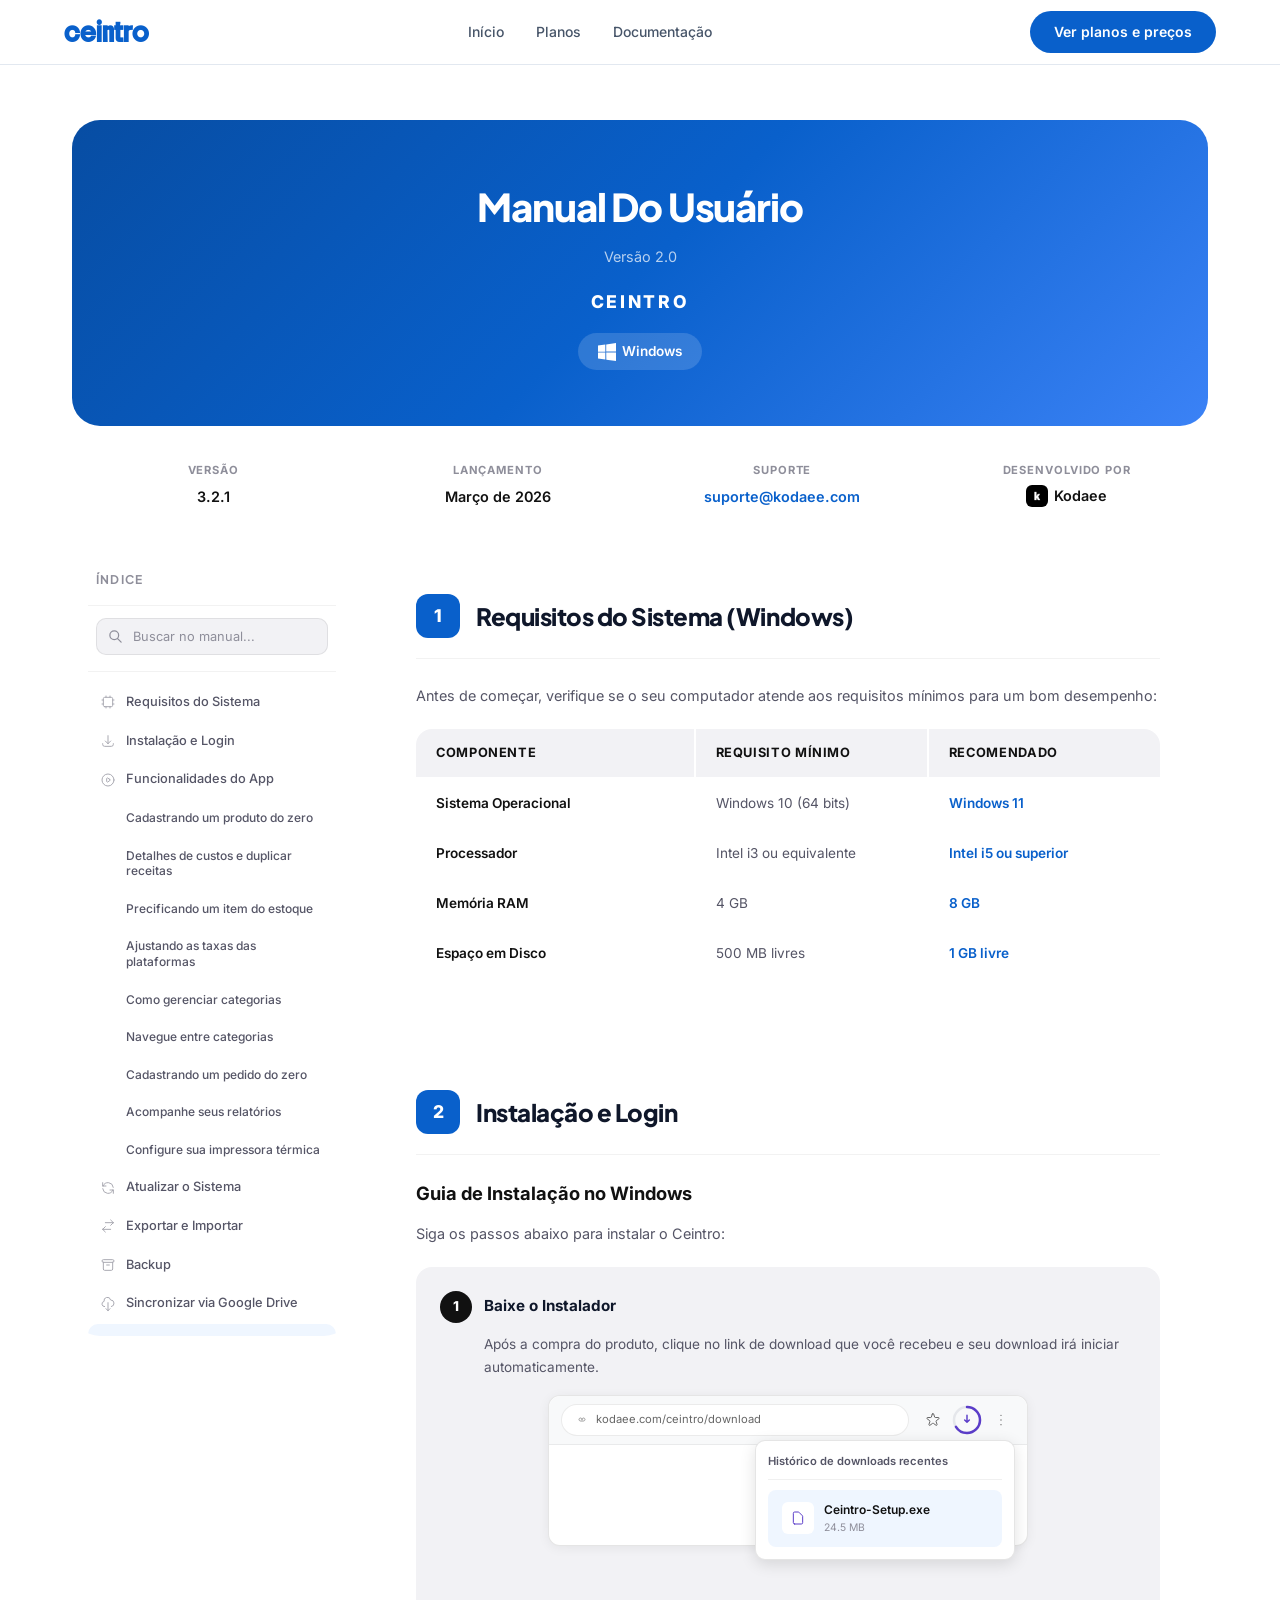
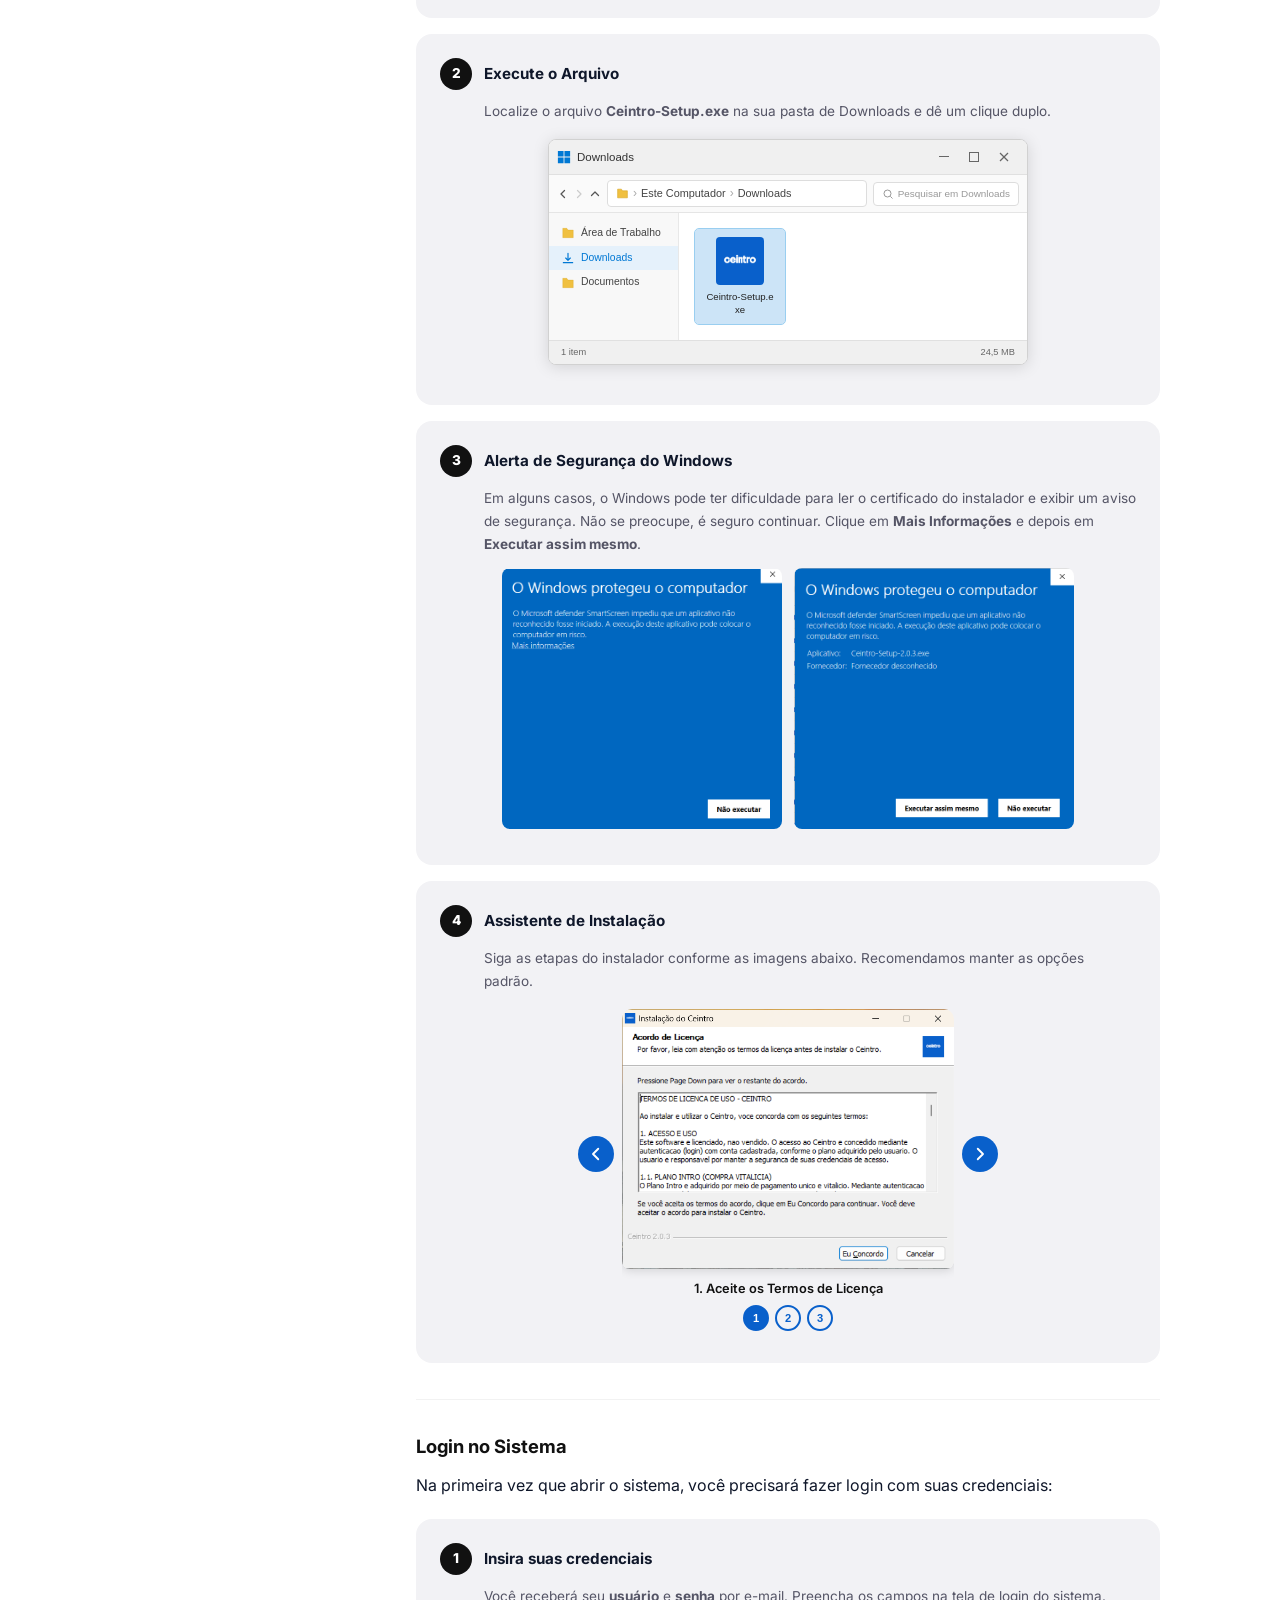
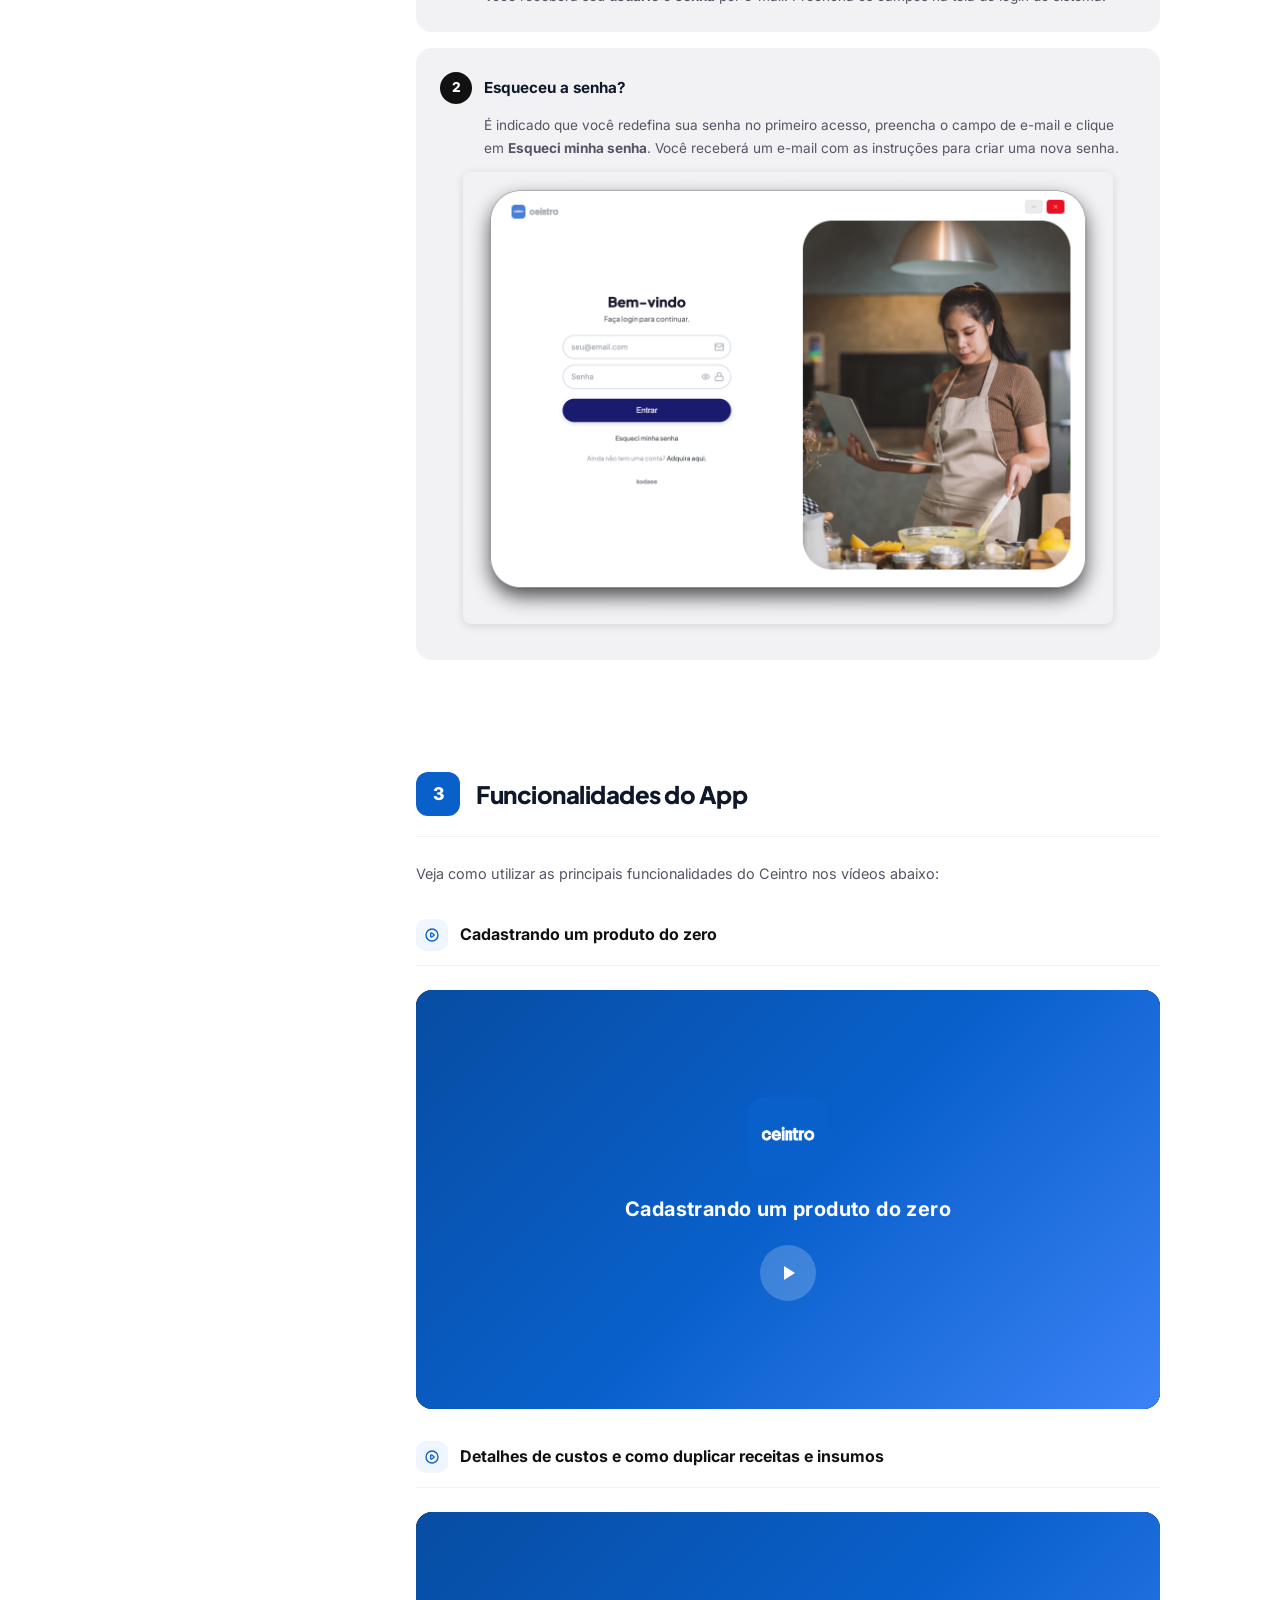
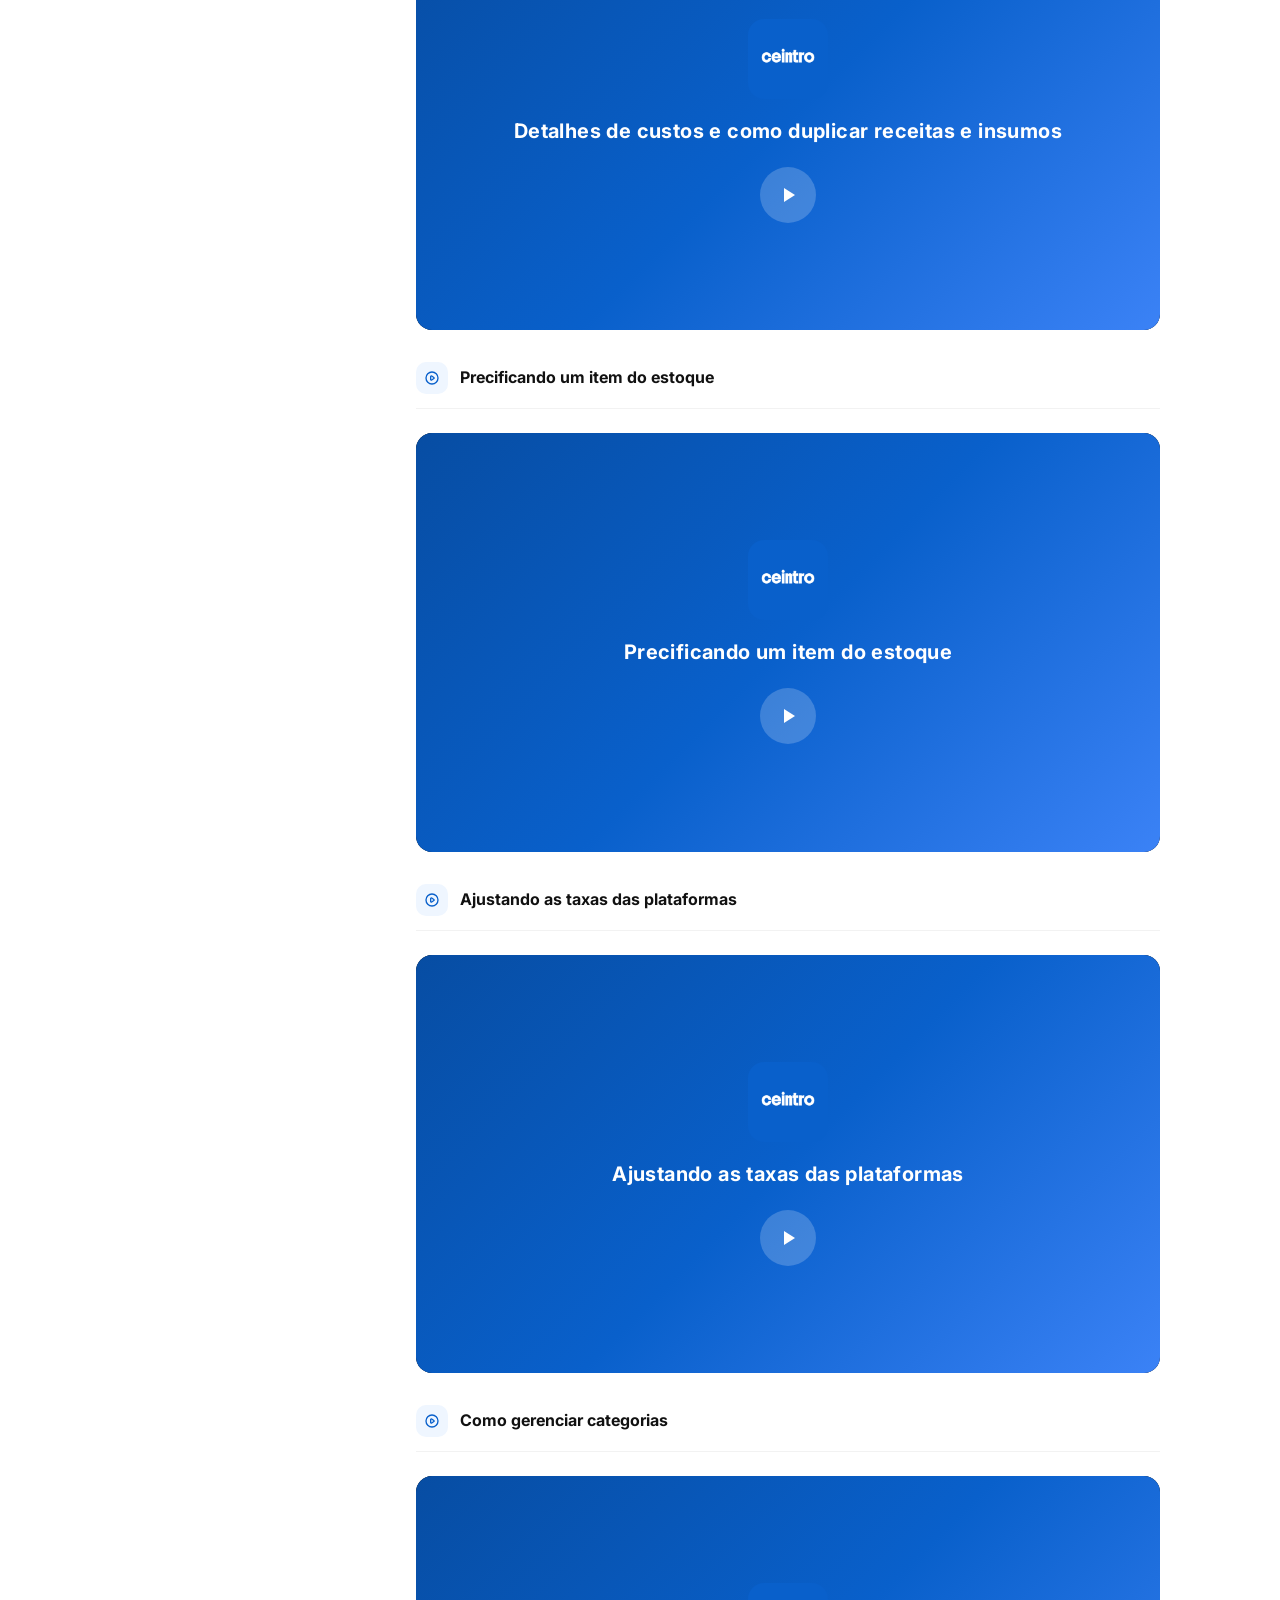
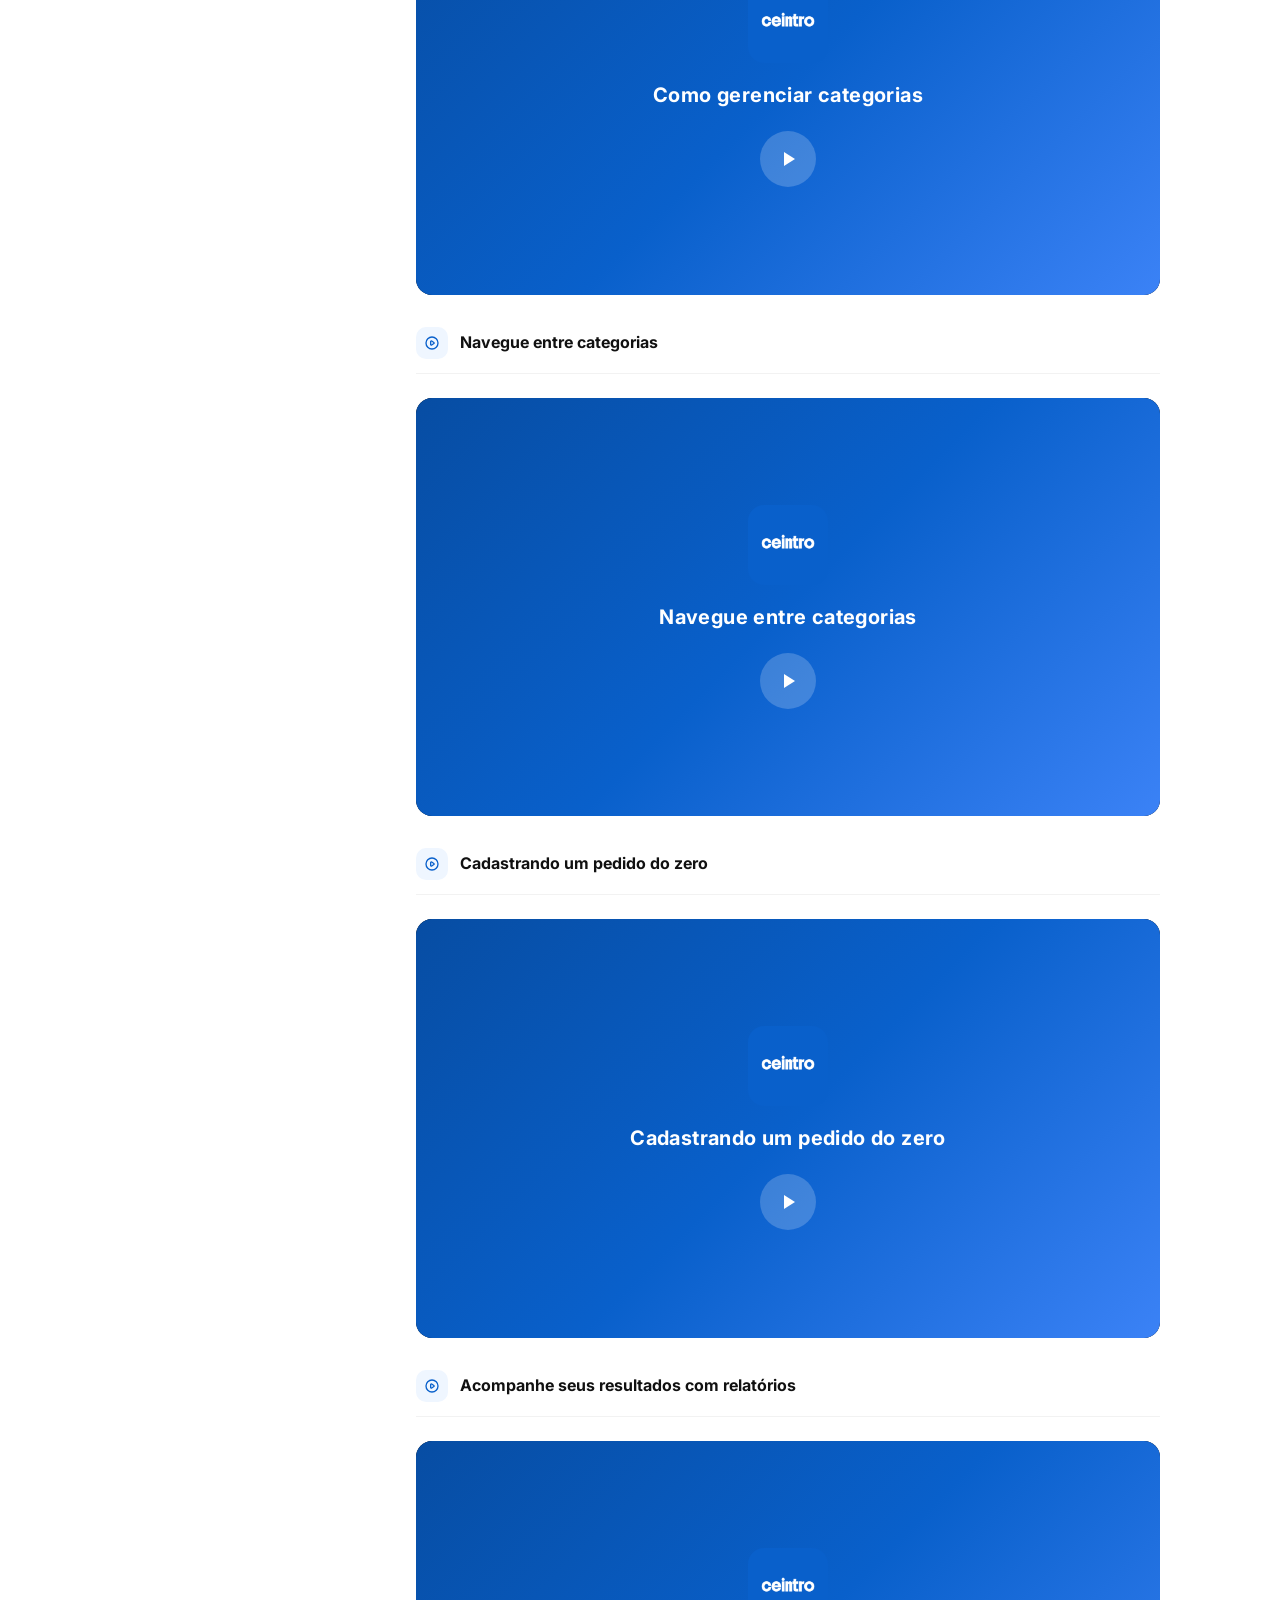
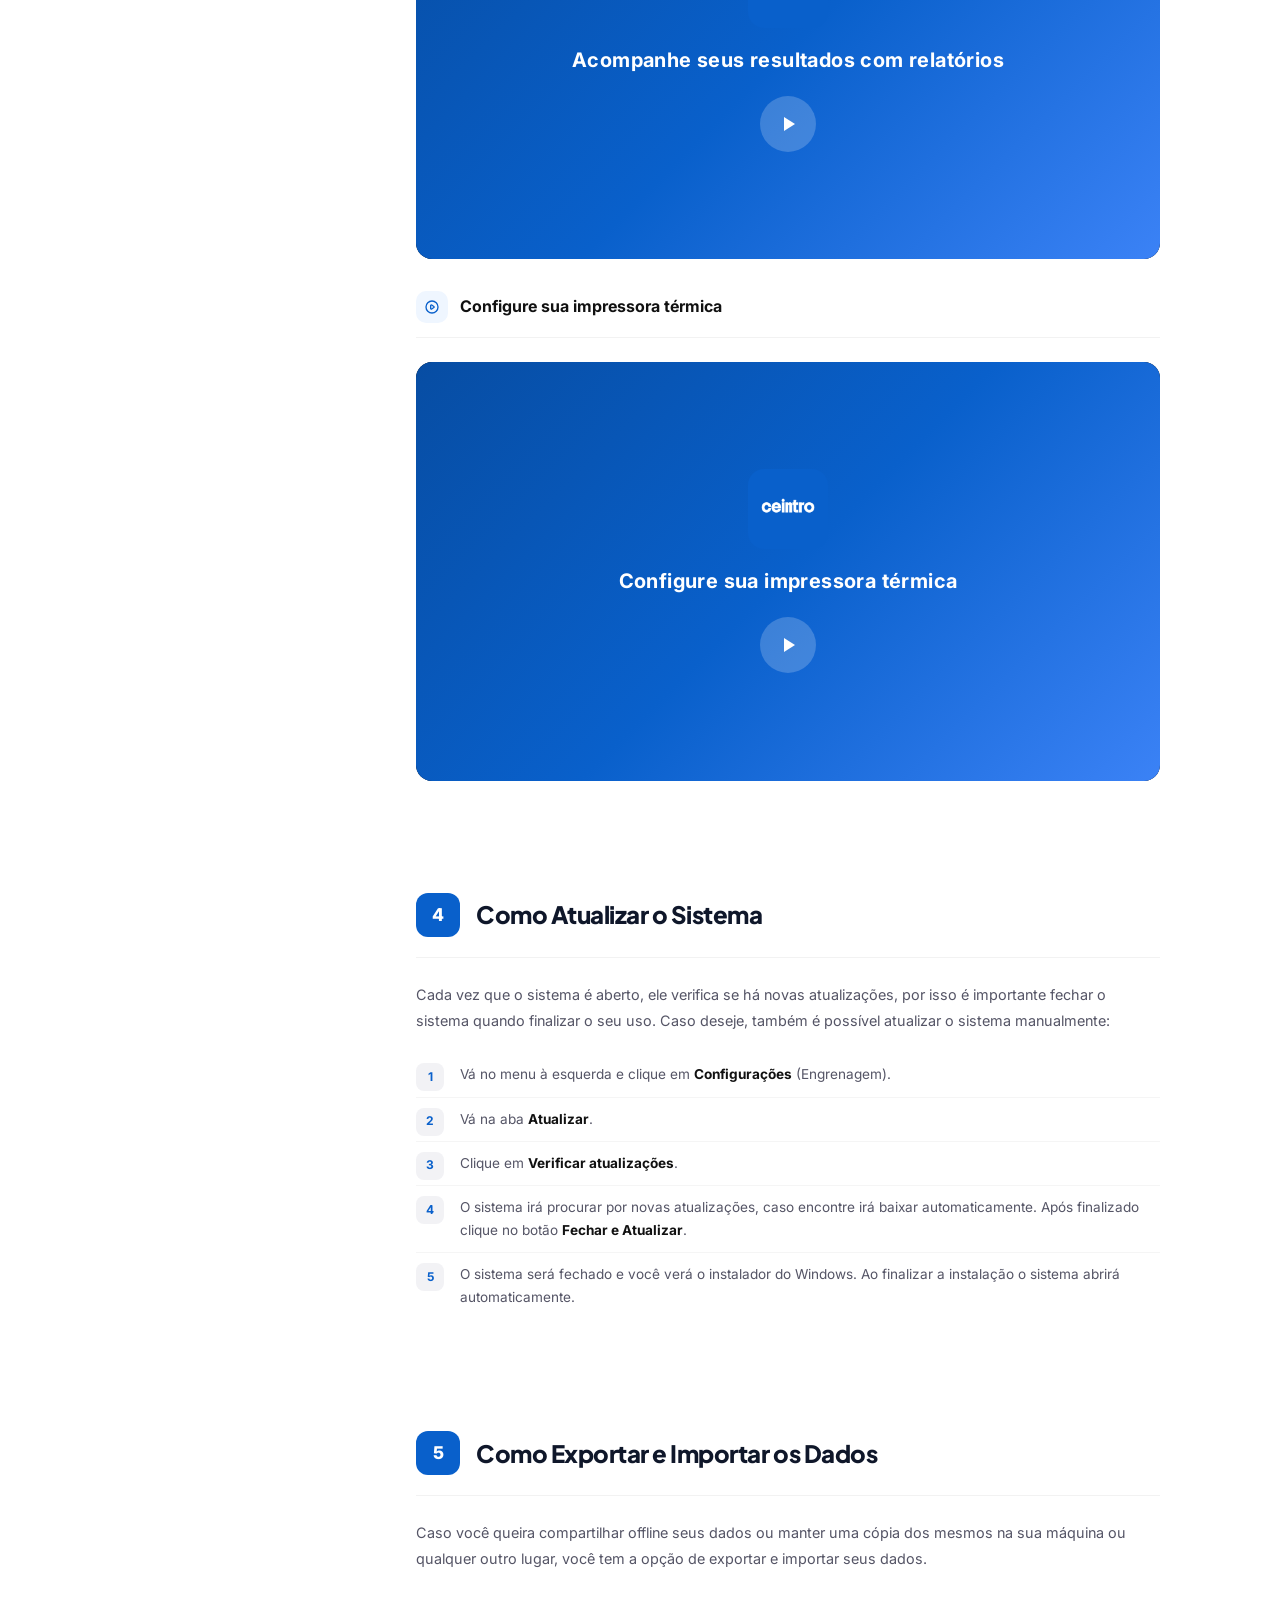
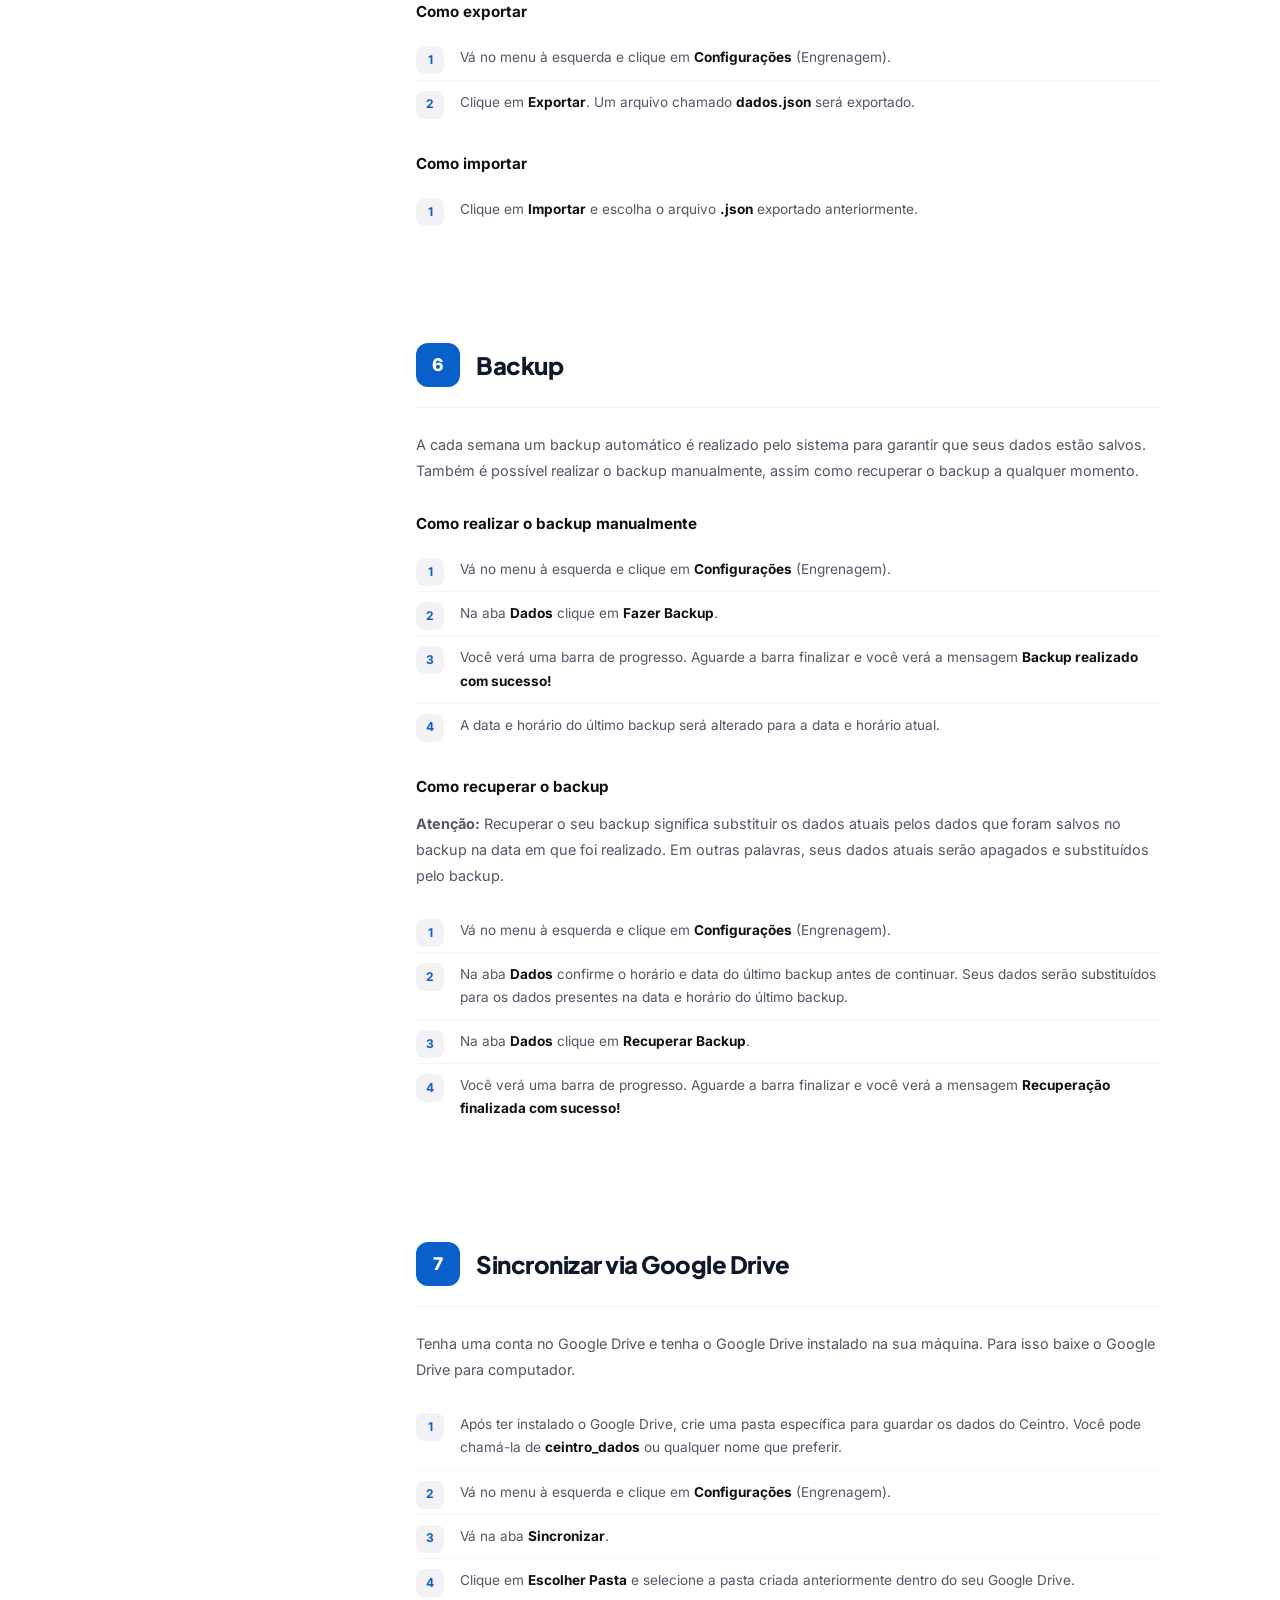
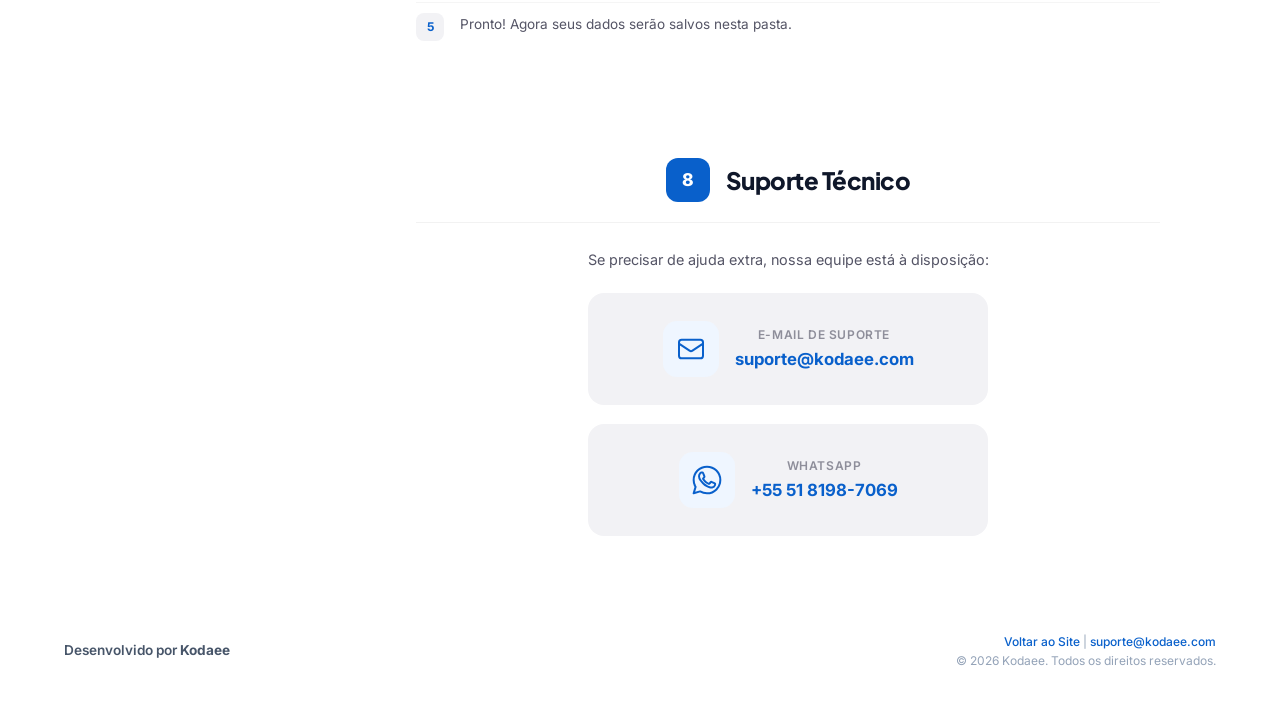
<file: manual.html>
<!DOCTYPE html>
<html lang="pt-BR">
<head>
  <meta charset="UTF-8">
  <meta name="viewport" content="width=device-width, initial-scale=1.0">
  <title>Manual do Usuário - Ceintro</title>
  <meta name="description" content="Manual completo do Ceintro. Aprenda a instalar, configurar e usar todas as funcionalidades do sistema.">
  <meta name="keywords" content="manual Ceintro, como usar Ceintro, tutorial precificação, documentação Ceintro">
  <link rel="canonical" href="https://kodaee.com/manual.html">

  <!-- Open Graph -->
  <meta property="og:type" content="article">
  <meta property="og:url" content="https://kodaee.com/manual.html">
  <meta property="og:title" content="Manual do Usuário - Ceintro">
  <meta property="og:description" content="Manual completo do Ceintro. Aprenda a instalar, configurar e usar todas as funcionalidades do sistema.">
  <meta property="og:image" content="https://kodaee.com/assets/logo.png">

  <!-- Twitter -->
  <meta name="twitter:card" content="summary_large_image">
  <meta name="twitter:title" content="Manual do Usuário - Ceintro">
  <meta name="twitter:description" content="Manual completo do Ceintro. Aprenda a instalar, configurar e usar todas as funcionalidades do sistema.">
  <meta name="twitter:image" content="https://kodaee.com/assets/logo.png">

  <link rel="icon" type="image/png" href="assets/logo.png">
  <link href="https://fonts.googleapis.com/css2?family=Boldonse&family=Plus+Jakarta+Sans:wght@400;500;600;700;800;900&family=Inter:wght@400;500;600;700;800;900&display=swap" rel="stylesheet">
  <link rel="stylesheet" href="style.css">
  <link rel="stylesheet" href="manual.css">
</head>
<body class="pg-precifica">

  <!-- HEADER -->
  <header class="pg-header">
    <div class="pg-container">
      <div class="pg-header-inner">
        <a href="ceintro.html" class="pg-logo">
          <span class="pg-logo-text">ceintro</span>
        </a>
        <nav class="pg-nav">
          <a href="ceintro.html" class="pg-nav-link">Início</a>
          <a href="ceintro.html#comprar" class="pg-nav-link">Planos</a>
          <a href="#" class="pg-nav-link pg-nav-link-active">Documentação</a>
        </nav>
        <div class="pg-header-actions">
          <a href="ceintro.html#comprar" class="pg-btn pg-btn-primary">Ver planos e preços</a>
        </div>
        <button class="pg-mobile-toggle" id="mobileToggle" aria-label="Menu">
          <span></span><span></span><span></span>
        </button>
      </div>
    </div>
  </header>

  <!-- MOBILE NAV -->
  <div class="pg-mobile-nav" id="mobileNav">
    <a href="ceintro.html" class="pg-mobile-link">Início</a>
    <a href="ceintro.html#comprar" class="pg-mobile-link">Planos</a>
    <a href="#" class="pg-mobile-link">Documentação</a>
    <a href="ceintro.html#comprar" class="pg-btn pg-btn-primary pg-btn-full">Ver planos e preços</a>
  </div>

  <!-- MANUAL HERO -->
  <section class="manual-hero">
    <div class="container">
      <div class="manual-hero-content">
        <h1>Manual Do Usuário</h1>
        <p class="manual-version">Versão 2.0</p>
        <div class="manual-product-name">CEINTRO</div>
        <div class="manual-platform">
          <svg width="18" height="18" viewBox="0 0 24 24" fill="currentColor"><path d="M0 3.449L9.75 2.1v9.451H0m10.949-9.602L24 0v11.4H10.949M0 12.6h9.75v9.451L0 20.699M10.949 12.6H24V24l-12.9-1.801"/></svg>
          Windows
        </div>
      </div>
    </div>
  </section>

  <!-- MANUAL INFO BAR -->
  <section class="manual-info">
    <div class="container">
      <div class="manual-info-grid">
        <div class="manual-info-item">
          <span class="manual-info-label">Versão</span>
          <span class="manual-info-value">3.2.1</span>
        </div>
        <div class="manual-info-item">
          <span class="manual-info-label">Lançamento</span>
          <span class="manual-info-value">Março de 2026</span>
        </div>
        <div class="manual-info-item">
          <span class="manual-info-label">Suporte</span>
          <span class="manual-info-value"><a href="mailto:suporte@kodaee.com">suporte@kodaee.com</a></span>
        </div>
        <div class="manual-info-item">
          <span class="manual-info-label">Desenvolvido por</span>
          <span class="manual-info-value manual-info-dev">
            <img src="assets/logo-kodaee.png" alt="Kodaee" class="manual-dev-logo" loading="lazy" decoding="async">
            Kodaee
          </span>
        </div>
      </div>
    </div>
  </section>

  <!-- MOBILE NAV TOGGLE -->
  <button class="sidebar-toggle" id="sidebarToggle" aria-label="Abrir menu">
    <svg width="20" height="20" fill="none" viewBox="0 0 24 24" stroke="currentColor"><path stroke-linecap="round" stroke-linejoin="round" stroke-width="2" d="M4 6h16M4 12h16M4 18h16"/></svg>
    <span>Menu</span>
  </button>

  <!-- MAIN LAYOUT: SIDEBAR + CONTENT -->
  <div class="manual-layout">
    <div class="container">
      <div class="manual-layout-inner">

        <!-- LEFT SIDEBAR -->
        <aside class="manual-sidebar" id="manualSidebar">
          <div class="sidebar-header">
            <span class="sidebar-title">Índice</span>
            <button class="sidebar-close" id="sidebarClose" aria-label="Fechar menu">
              <svg width="18" height="18" fill="none" viewBox="0 0 24 24" stroke="currentColor"><path stroke-linecap="round" stroke-linejoin="round" stroke-width="2" d="M6 18L18 6M6 6l12 12"/></svg>
            </button>
          </div>
          <!-- SEARCH BAR -->
          <div class="manual-search">
            <div class="search-input-wrapper">
              <svg width="15" height="15" fill="none" viewBox="0 0 24 24" stroke="currentColor"><path stroke-linecap="round" stroke-linejoin="round" stroke-width="2" d="M21 21l-6-6m2-5a7 7 0 11-14 0 7 7 0 0114 0z"/></svg>
              <input type="text" class="manual-search-input" id="manualSearch" placeholder="Buscar no manual..." autocomplete="off">
              <button class="search-clear" id="searchClear" aria-label="Limpar busca">
                <svg width="14" height="14" fill="none" viewBox="0 0 24 24" stroke="currentColor"><path stroke-linecap="round" stroke-linejoin="round" stroke-width="2" d="M6 18L18 6M6 6l12 12"/></svg>
              </button>
            </div>
            <div class="search-results" id="searchResults"></div>
          </div>

          <nav class="sidebar-nav" id="sidebarNav">
            <a href="#requisitos" class="sidebar-link active" data-section="requisitos">
              <svg width="16" height="16" fill="none" viewBox="0 0 24 24" stroke="currentColor"><path stroke-linecap="round" stroke-linejoin="round" stroke-width="1.5" d="M9 3v2m6-2v2M9 19v2m6-2v2M5 9H3m2 6H3m18-6h-2m2 6h-2M7 19h10a2 2 0 002-2V7a2 2 0 00-2-2H7a2 2 0 00-2 2v10a2 2 0 002 2z"/></svg>
              Requisitos do Sistema
            </a>
            <a href="#instalacao" class="sidebar-link" data-section="instalacao">
              <svg width="16" height="16" fill="none" viewBox="0 0 24 24" stroke="currentColor"><path stroke-linecap="round" stroke-linejoin="round" stroke-width="1.5" d="M4 16v1a3 3 0 003 3h10a3 3 0 003-3v-1m-4-4l-4 4m0 0l-4-4m4 4V4"/></svg>
              Instalação e Login
            </a>
            <a href="#funcionalidades" class="sidebar-link" data-section="funcionalidades">
              <svg width="16" height="16" fill="none" viewBox="0 0 24 24" stroke="currentColor"><path stroke-linecap="round" stroke-linejoin="round" stroke-width="1.5" d="M14.752 11.168l-3.197-2.132A1 1 0 0010 9.87v4.263a1 1 0 001.555.832l3.197-2.132a1 1 0 000-1.664z"/><path stroke-linecap="round" stroke-linejoin="round" stroke-width="1.5" d="M21 12a9 9 0 11-18 0 9 9 0 0118 0z"/></svg>
              Funcionalidades do App
            </a>
            <a href="#cadastrando-produto" class="sidebar-link sidebar-sublink" data-section="cadastrando-produto">Cadastrando um produto do zero</a>
            <a href="#detalhe-insumo" class="sidebar-link sidebar-sublink" data-section="detalhe-insumo">Detalhes de custos e duplicar receitas</a>
            <a href="#precificando-estoque" class="sidebar-link sidebar-sublink" data-section="precificando-estoque">Precificando um item do estoque</a>
            <a href="#taxas-plataformas" class="sidebar-link sidebar-sublink" data-section="taxas-plataformas">Ajustando as taxas das plataformas</a>
            <a href="#gerenciar-categorias" class="sidebar-link sidebar-sublink" data-section="gerenciar-categorias">Como gerenciar categorias</a>
            <a href="#navegacao-categoria" class="sidebar-link sidebar-sublink" data-section="navegacao-categoria">Navegue entre categorias</a>
            <a href="#cadastrando-pedido" class="sidebar-link sidebar-sublink" data-section="cadastrando-pedido">Cadastrando um pedido do zero</a>
            <a href="#relatorios" class="sidebar-link sidebar-sublink" data-section="relatorios">Acompanhe seus relatórios</a>
            <a href="#impressora-termica" class="sidebar-link sidebar-sublink" data-section="impressora-termica">Configure sua impressora térmica</a>

            <a href="#atualizar" class="sidebar-link" data-section="atualizar">
              <svg width="16" height="16" fill="none" viewBox="0 0 24 24" stroke="currentColor"><path stroke-linecap="round" stroke-linejoin="round" stroke-width="1.5" d="M4 4v5h.582m15.356 2A8.001 8.001 0 004.582 9m0 0H9m11 11v-5h-.581m0 0a8.003 8.003 0 01-15.357-2m15.357 2H15"/></svg>
              Atualizar o Sistema
            </a>
            <a href="#exportar-importar" class="sidebar-link" data-section="exportar-importar">
              <svg width="16" height="16" fill="none" viewBox="0 0 24 24" stroke="currentColor"><path stroke-linecap="round" stroke-linejoin="round" stroke-width="1.5" d="M8 7h12m0 0l-4-4m4 4l-4 4m0 6H4m0 0l4 4m-4-4l4-4"/></svg>
              Exportar e Importar
            </a>
            <a href="#backup" class="sidebar-link" data-section="backup">
              <svg width="16" height="16" fill="none" viewBox="0 0 24 24" stroke="currentColor"><path stroke-linecap="round" stroke-linejoin="round" stroke-width="1.5" d="M5 8h14M5 8a2 2 0 110-4h14a2 2 0 110 4M5 8v10a2 2 0 002 2h10a2 2 0 002-2V8m-9 4h4"/></svg>
              Backup
            </a>
            <a href="#sincronizar" class="sidebar-link" data-section="sincronizar">
              <svg width="16" height="16" fill="none" viewBox="0 0 24 24" stroke="currentColor"><path stroke-linecap="round" stroke-linejoin="round" stroke-width="1.5" d="M7 16a4 4 0 01-.88-7.903A5 5 0 1115.9 6L16 6a5 5 0 011 9.9M9 19l3 3m0 0l3-3m-3 3V10"/></svg>
              Sincronizar via Google Drive
            </a>
            <a href="#suporte" class="sidebar-link" data-section="suporte">
              <svg width="16" height="16" fill="none" viewBox="0 0 24 24" stroke="currentColor"><path stroke-linecap="round" stroke-linejoin="round" stroke-width="1.5" d="M3 8l7.89 5.26a2 2 0 002.22 0L21 8M5 19h14a2 2 0 002-2V7a2 2 0 00-2-2H5a2 2 0 00-2 2v10a2 2 0 002 2z"/></svg>
              Suporte Técnico
            </a>
          </nav>
        </aside>

        <!-- SIDEBAR OVERLAY (mobile) -->
        <div class="sidebar-overlay" id="sidebarOverlay"></div>

        <!-- RIGHT CONTENT -->
        <main class="manual-content">

          <!-- SECTION 1: REQUISITOS -->
          <section class="manual-card" id="requisitos">
            <div class="section-header">
              <span class="section-number">1</span>
              <h2>Requisitos do Sistema (Windows)</h2>
            </div>
            <p>Antes de começar, verifique se o seu computador atende aos requisitos mínimos para um bom desempenho:</p>
            <div class="requirements-table">
              <div class="req-row req-header">
                <div class="req-col">Componente</div>
                <div class="req-col">Requisito Mínimo</div>
                <div class="req-col">Recomendado</div>
              </div>
              <div class="req-row">
                <div class="req-col req-label">Sistema Operacional</div>
                <div class="req-col" data-label="Mínimo">Windows 10 (64 bits)</div>
                <div class="req-col req-recommended" data-label="Recomendado">Windows 11</div>
              </div>
              <div class="req-row">
                <div class="req-col req-label">Processador</div>
                <div class="req-col" data-label="Mínimo">Intel i3 ou equivalente</div>
                <div class="req-col req-recommended" data-label="Recomendado">Intel i5 ou superior</div>
              </div>
              <div class="req-row">
                <div class="req-col req-label">Memória RAM</div>
                <div class="req-col" data-label="Mínimo">4 GB</div>
                <div class="req-col req-recommended" data-label="Recomendado">8 GB</div>
              </div>
              <div class="req-row">
                <div class="req-col req-label">Espaço em Disco</div>
                <div class="req-col" data-label="Mínimo">500 MB livres</div>
                <div class="req-col req-recommended" data-label="Recomendado">1 GB livre</div>
              </div>
            </div>
          </section>

          <!-- SECTION 2: INSTALAÇÃO E LOGIN -->
          <section class="manual-card" id="instalacao">
            <div class="section-header">
              <span class="section-number">2</span>
              <h2>Instalação e Login</h2>
            </div>

            <h3>Guia de Instalação no Windows</h3>
            <p>Siga os passos abaixo para instalar o Ceintro:</p>

            <div class="install-steps">
              <div class="install-step">
                <div class="install-step-header">
                  <span class="install-step-number">1</span>
                  <h4>Baixe o Instalador</h4>
                </div>
                <p>Após a compra do produto, clique no link de download que você recebeu e seu download irá iniciar automaticamente.</p>
                <div class="browser-mockup">
                  <div class="browser-toolbar">
                    <!-- Address bar -->
                    <div class="browser-address">
                      <svg width="12" height="12" fill="none" viewBox="0 0 24 24" stroke="#999"><path stroke-linecap="round" stroke-linejoin="round" stroke-width="2" d="M12 11c0-1.657-1.343-3-3-3S6 9.343 6 11s1.343 3 3 3h6c1.657 0 3-1.343 3-3s-1.343-3-3-3-3 1.343-3 3"/></svg>
                      <span>kodaee.com/ceintro/download</span>
                    </div>
                    <!-- Right icons -->
                    <div class="browser-icons">
                      <div class="browser-icon">
                        <svg width="16" height="16" fill="none" viewBox="0 0 24 24" stroke="#666"><path stroke-linecap="round" stroke-linejoin="round" stroke-width="1.5" d="M11.049 2.927c.3-.921 1.603-.921 1.902 0l1.519 4.674a1 1 0 00.95.69h4.915c.969 0 1.371 1.24.588 1.81l-3.976 2.888a1 1 0 00-.363 1.118l1.518 4.674c.3.922-.755 1.688-1.538 1.118l-3.976-2.888a1 1 0 00-1.176 0l-3.976 2.888c-.783.57-1.838-.197-1.538-1.118l1.518-4.674a1 1 0 00-.363-1.118l-3.976-2.888c-.784-.57-.38-1.81.588-1.81h4.914a1 1 0 00.951-.69l1.519-4.674z"/></svg>
                      </div>
                      <!-- Download button with ring -->
                      <div class="browser-download-btn">
                        <svg class="browser-download-ring" width="32" height="32" viewBox="0 0 32 32">
                          <circle cx="16" cy="16" r="13" fill="none" stroke="#e5e7eb" stroke-width="2.5"/>
                          <circle cx="16" cy="16" r="13" fill="none" stroke="#5b3dc9" stroke-width="2.5" stroke-dasharray="81.68" stroke-dashoffset="28" stroke-linecap="round" transform="rotate(-90 16 16)"/>
                        </svg>
                        <svg class="browser-download-arrow" width="14" height="14" fill="none" viewBox="0 0 24 24" stroke="#5b3dc9"><path stroke-linecap="round" stroke-linejoin="round" stroke-width="2.5" d="M12 4v12m0 0l-4-4m4 4l4-4"/></svg>
                      </div>
                      <div class="browser-icon">
                        <svg width="16" height="16" fill="none" viewBox="0 0 24 24" stroke="#666"><path stroke-linecap="round" stroke-linejoin="round" stroke-width="2" d="M12 5v.01M12 12v.01M12 19v.01"/></svg>
                      </div>
                    </div>
                  </div>
                  <!-- Download modal positioned under arrow -->
                  <div class="browser-download-modal">
                    <div class="browser-download-modal-title">Histórico de downloads recentes</div>
                    <div class="browser-download-file">
                      <div class="browser-download-file-icon">
                        <svg width="16" height="16" fill="none" viewBox="0 0 24 24" stroke="#5b3dc9"><path stroke-linecap="round" stroke-linejoin="round" stroke-width="1.5" d="M7 21h10a2 2 0 002-2V9.414a1 1 0 00-.293-.707l-5.414-5.414A1 1 0 0012.586 3H7a2 2 0 00-2 2v14a2 2 0 002 2z"/></svg>
                      </div>
                      <div class="browser-download-file-info">
                        <span class="browser-download-file-name">Ceintro-Setup.exe</span>
                        <span class="browser-download-file-size">24.5 MB</span>
                      </div>
                    </div>
                  </div>
                </div>
              </div>

              <div class="install-step">
                <div class="install-step-header">
                  <span class="install-step-number">2</span>
                  <h4>Execute o Arquivo</h4>
                </div>
                <p>Localize o arquivo <strong>Ceintro-Setup.exe</strong> na sua pasta de Downloads e dê um clique duplo.</p>
                <div class="win-explorer">
                  <div class="win-titlebar">
                    <div class="win-titlebar-left">
                      <svg width="14" height="14" viewBox="0 0 16 16" fill="#0078d4"><path d="M1 1h6.5v6.5H1zM8.5 1H15v6.5H8.5zM1 8.5h6.5V15H1zM8.5 8.5H15V15H8.5z"/></svg>
                      <span>Downloads</span>
                    </div>
                    <div class="win-titlebar-buttons">
                      <div class="win-btn win-btn-min">
                        <svg width="10" height="1" viewBox="0 0 10 1"><rect width="10" height="1" fill="#666"/></svg>
                      </div>
                      <div class="win-btn win-btn-max">
                        <svg width="10" height="10" viewBox="0 0 10 10" fill="none" stroke="#666" stroke-width="1"><rect x="0.5" y="0.5" width="9" height="9"/></svg>
                      </div>
                      <div class="win-btn win-btn-close">
                        <svg width="10" height="10" viewBox="0 0 10 10" stroke="#666" stroke-width="1.2"><line x1="1" y1="1" x2="9" y2="9"/><line x1="9" y1="1" x2="1" y2="9"/></svg>
                      </div>
                    </div>
                  </div>
                  <div class="win-toolbar">
                    <div class="win-nav-arrows">
                      <svg width="12" height="12" fill="none" viewBox="0 0 24 24" stroke="#555" stroke-width="2.5"><path stroke-linecap="round" stroke-linejoin="round" d="M15 19l-7-7 7-7"/></svg>
                      <svg width="12" height="12" fill="none" viewBox="0 0 24 24" stroke="#ccc" stroke-width="2.5"><path stroke-linecap="round" stroke-linejoin="round" d="M9 5l7 7-7 7"/></svg>
                      <svg width="12" height="12" fill="none" viewBox="0 0 24 24" stroke="#555" stroke-width="2.5"><path stroke-linecap="round" stroke-linejoin="round" d="M5 15l7-7 7 7"/></svg>
                    </div>
                    <div class="win-address-bar">
                      <svg width="13" height="13" viewBox="0 0 24 24" fill="#f0c040" stroke="#d4a017" stroke-width="1"><path d="M3 4v16h18V7h-9l-2-3H3z"/></svg>
                      <span class="win-path-sep">›</span>
                      <span>Este Computador</span>
                      <span class="win-path-sep">›</span>
                      <span>Downloads</span>
                    </div>
                    <div class="win-search-bar">
                      <svg width="12" height="12" fill="none" viewBox="0 0 24 24" stroke="#999" stroke-width="2"><circle cx="11" cy="11" r="7"/><path d="M21 21l-4.35-4.35"/></svg>
                      <span>Pesquisar em Downloads</span>
                    </div>
                  </div>
                  <div class="win-body">
                    <div class="win-sidebar">
                      <div class="win-sidebar-item">
                        <svg width="14" height="14" viewBox="0 0 24 24" fill="#f0c040" stroke="#d4a017" stroke-width="0.5"><path d="M3 4v16h18V7h-9l-2-3H3z"/></svg>
                        <span>Área de Trabalho</span>
                      </div>
                      <div class="win-sidebar-item active">
                        <svg width="14" height="14" fill="none" viewBox="0 0 24 24" stroke="#0078d4" stroke-width="2"><path stroke-linecap="round" stroke-linejoin="round" d="M12 4v12m0 0l-4-4m4 4l4-4M4 20h16"/></svg>
                        <span>Downloads</span>
                      </div>
                      <div class="win-sidebar-item">
                        <svg width="14" height="14" viewBox="0 0 24 24" fill="#f0c040" stroke="#d4a017" stroke-width="0.5"><path d="M3 4v16h18V7h-9l-2-3H3z"/></svg>
                        <span>Documentos</span>
                      </div>
                    </div>
                    <div class="win-content">
                      <div class="win-file selected">
                        <div class="win-file-icon">
                          <img src="assets/logo.png" alt="Ceintro icon" loading="lazy" decoding="async">
                        </div>
                        <span class="win-file-name">Ceintro-Setup.exe</span>
                      </div>
                    </div>
                  </div>
                  <div class="win-statusbar">
                    <span>1 item</span>
                    <span>24,5 MB</span>
                  </div>
                </div>
              </div>

              <div class="install-step">
                <div class="install-step-header">
                  <span class="install-step-number">3</span>
                  <h4>Alerta de Segurança do Windows</h4>
                </div>
                <p>Em alguns casos, o Windows pode ter dificuldade para ler o certificado do instalador e exibir um aviso de segurança. Não se preocupe, é seguro continuar. Clique em <strong>Mais Informações</strong> e depois em <strong>Executar assim mesmo</strong>.</p>
                <div class="smartscreen-images">
                  <img src="assets/precifica_manual/windowsmaisinfo.png" alt="Tela de proteção do Windows SmartScreen - Mais Informações" loading="lazy" decoding="async">
                  <img src="assets/precifica_manual/executarmesmoassim.png" alt="Tela de proteção do Windows SmartScreen - Executar assim mesmo" loading="lazy" decoding="async">
                </div>
              </div>

              <div class="install-step">
                <div class="install-step-header">
                  <span class="install-step-number">4</span>
                  <h4>Assistente de Instalação</h4>
                </div>
                <p>Siga as etapas do instalador conforme as imagens abaixo. Recomendamos manter as opções padrão.</p>
                <div class="carousel" id="installerCarousel">
                  <button class="carousel-arrow carousel-prev" onclick="carouselNav('installerCarousel', -1)">
                    <svg width="18" height="18" fill="none" viewBox="0 0 24 24" stroke="currentColor" stroke-width="2.5"><path stroke-linecap="round" stroke-linejoin="round" d="M15 19l-7-7 7-7"/></svg>
                  </button>
                  <div class="carousel-track">
                    <div class="carousel-slide active" data-step="1">
                      <img src="assets/precifica_manual/termo.png" alt="Termos de Licença" loading="lazy" decoding="async">
                      <span class="carousel-label">1. Aceite os Termos de Licença</span>
                    </div>
                    <div class="carousel-slide" data-step="2">
                      <img src="assets/precifica_manual/usertoinstall.png" alt="Selecionar usuário para instalação" loading="lazy" decoding="async">
                      <span class="carousel-label">2. Selecione o usuário</span>
                    </div>
                    <div class="carousel-slide" data-step="3">
                      <img src="assets/precifica_manual/wheretoinstall.png" alt="Escolher pasta de destino" loading="lazy" decoding="async">
                      <span class="carousel-label">3. Escolha a pasta de destino e clique em instalar</span>
                    </div>
                    <!-- <div class="carousel-slide" data-step="4">
                      <img src="assets/precifica_manual/installprogress.png" alt="Progresso da instalação" loading="lazy" decoding="async">
                      <span class="carousel-label">4. Aguarde a instalação</span>
                    </div>
                    <div class="carousel-slide" data-step="5">
                      <img src="assets/precifica_manual/ExecuteSoftware.png" alt="Executar o software" loading="lazy" decoding="async">
                      <span class="carousel-label">5. Clique em Concluir</span>
                    </div> -->
                  </div>
                  <button class="carousel-arrow carousel-next" onclick="carouselNav('installerCarousel', 1)">
                    <svg width="18" height="18" fill="none" viewBox="0 0 24 24" stroke="currentColor" stroke-width="2.5"><path stroke-linecap="round" stroke-linejoin="round" d="M9 5l7 7-7 7"/></svg>
                  </button>
                  <div class="carousel-dots" id="installerCarouselDots">
                    <button class="carousel-dot active" onclick="carouselGoTo('installerCarousel', 0)">1</button>
                    <button class="carousel-dot" onclick="carouselGoTo('installerCarousel', 1)">2</button>
                    <button class="carousel-dot" onclick="carouselGoTo('installerCarousel', 2)">3</button>
                    <!-- <button class="carousel-dot" onclick="carouselGoTo('installerCarousel', 3)">4</button> -->
                    <!-- <button class="carousel-dot" onclick="carouselGoTo('installerCarousel', 4)">5</button> -->
                  </div>
                </div>
              </div>
            </div>

            <div class="subsection">
              <h3>Login no Sistema</h3>
              <p>Na primeira vez que abrir o sistema, você precisará fazer login com suas credenciais:</p>
              <div class="install-steps">
                <div class="install-step">
                  <div class="install-step-header">
                    <span class="install-step-number">1</span>
                    <h4>Insira suas credenciais</h4>
                  </div>
                  <p>Você receberá seu <strong>usuário</strong> e <strong>senha</strong> por e-mail. Preencha os campos na tela de login do sistema.</p>
                </div>
                <div class="install-step">
                  <div class="install-step-header">
                    <span class="install-step-number">2</span>
                    <h4>Esqueceu a senha?</h4>
                  </div>
                  <p>É indicado que você redefina sua senha no primeiro acesso, preencha o campo de e-mail e clique em <strong>Esqueci minha senha</strong>. Você receberá um e-mail com as instruções para criar uma nova senha.</p>
                  <img src="assets/precifica_manual/login.png" alt="Tela de login do sistema" loading="lazy" decoding="async" style="max-width: 650px; width: 100%; border-radius: 8px; margin: 12px auto; display: block; box-shadow: 0 2px 10px rgba(0,0,0,0.12);">
                </div>
              </div>
            </div>
          </section>

          <!-- SECTION 3: FUNCIONALIDADES -->
          <section class="manual-card" id="funcionalidades">
            <div class="section-header">
              <span class="section-number">3</span>
              <h2>Funcionalidades do App</h2>
            </div>
            <p>Veja como utilizar as principais funcionalidades do Ceintro nos vídeos abaixo:</p>

            <h4 class="video-subsection-title" id="cadastrando-produto">
              <span class="vs-icon"><svg width="16" height="16" fill="none" viewBox="0 0 24 24" stroke="currentColor"><path stroke-linecap="round" stroke-linejoin="round" stroke-width="2" d="M14.752 11.168l-3.197-2.132A1 1 0 0010 9.87v4.263a1 1 0 001.555.832l3.197-2.132a1 1 0 000-1.664z"/><path stroke-linecap="round" stroke-linejoin="round" stroke-width="2" d="M21 12a9 9 0 11-18 0 9 9 0 0118 0z"/></svg></span>
              Cadastrando um produto do zero
            </h4>
            <div class="video-container" id="videoContainerFuncionalidades">
              <div class="video-banner" data-video="funcionalidades">
                <img src="assets/logo.png" alt="Ceintro" class="video-banner-logo" loading="lazy" decoding="async">
                <span class="video-banner-title">Cadastrando um produto do zero</span>
                <div class="video-play-btn">
                  <svg width="24" height="24" fill="white" viewBox="0 0 24 24"><path d="M8 5v14l11-7z"/></svg>
                </div>
              </div>
              <video src="assets/precifica_manual/preficiacommusica.mp4" class="video-player" preload="none"></video>
              <div class="vc-pause-overlay"><svg width="56" height="56" fill="white" viewBox="0 0 24 24"><path d="M8 5v14l11-7z"/></svg></div>
              <div class="video-controls">
                <button class="vc-btn vc-play-pause" title="Play/Pause"><svg width="18" height="18" fill="white" viewBox="0 0 24 24"><path class="vc-icon-play" d="M8 5v14l11-7z"/><path class="vc-icon-pause" d="M6 19h4V5H6v14zm8-14v14h4V5h-4z" style="display:none"/></svg></button>
                <button class="vc-btn vc-stop" title="Parar"><svg width="18" height="18" fill="white" viewBox="0 0 24 24"><rect x="6" y="6" width="12" height="12" rx="1"/></svg></button>
                <span class="vc-time">0:00 / 0:00</span>
                <div class="vc-progress"><div class="vc-progress-filled"></div></div>
                <button class="vc-btn vc-fullscreen" title="Tela cheia"><svg width="18" height="18" fill="white" viewBox="0 0 24 24"><path d="M7 14H5v5h5v-2H7v-3zm-2-4h2V7h3V5H5v5zm12 7h-3v2h5v-5h-2v3zM14 5v2h3v3h2V5h-5z"/></svg></button>
              </div>
            </div>

            <h4 class="video-subsection-title" id="detalhe-insumo">
              <span class="vs-icon"><svg width="16" height="16" fill="none" viewBox="0 0 24 24" stroke="currentColor"><path stroke-linecap="round" stroke-linejoin="round" stroke-width="2" d="M14.752 11.168l-3.197-2.132A1 1 0 0010 9.87v4.263a1 1 0 001.555.832l3.197-2.132a1 1 0 000-1.664z"/><path stroke-linecap="round" stroke-linejoin="round" stroke-width="2" d="M21 12a9 9 0 11-18 0 9 9 0 0118 0z"/></svg></span>
              Detalhes de custos e como duplicar receitas e insumos
            </h4>
            <div class="video-container" id="videoContainerDetalheInsumo">
              <div class="video-banner" data-video="detalheinsumo">
                <img src="assets/logo.png" alt="Ceintro" class="video-banner-logo" loading="lazy" decoding="async">
                <span class="video-banner-title">Detalhes de custos e como duplicar receitas e insumos</span>
                <div class="video-play-btn">
                  <svg width="24" height="24" fill="white" viewBox="0 0 24 24"><path d="M8 5v14l11-7z"/></svg>
                </div>
              </div>
              <video src="assets/precifica_manual/detalheinsumo.mp4" class="video-player" preload="none"></video>
              <div class="vc-pause-overlay"><svg width="56" height="56" fill="white" viewBox="0 0 24 24"><path d="M8 5v14l11-7z"/></svg></div>
              <div class="video-controls">
                <button class="vc-btn vc-play-pause" title="Play/Pause"><svg width="18" height="18" fill="white" viewBox="0 0 24 24"><path class="vc-icon-play" d="M8 5v14l11-7z"/><path class="vc-icon-pause" d="M6 19h4V5H6v14zm8-14v14h4V5h-4z" style="display:none"/></svg></button>
                <button class="vc-btn vc-stop" title="Parar"><svg width="18" height="18" fill="white" viewBox="0 0 24 24"><rect x="6" y="6" width="12" height="12" rx="1"/></svg></button>
                <span class="vc-time">0:00 / 0:00</span>
                <div class="vc-progress"><div class="vc-progress-filled"></div></div>
                <button class="vc-btn vc-fullscreen" title="Tela cheia"><svg width="18" height="18" fill="white" viewBox="0 0 24 24"><path d="M7 14H5v5h5v-2H7v-3zm-2-4h2V7h3V5H5v5zm12 7h-3v2h5v-5h-2v3zM14 5v2h3v3h2V5h-5z"/></svg></button>
              </div>
            </div>

            <h4 class="video-subsection-title" id="precificando-estoque">
              <span class="vs-icon"><svg width="16" height="16" fill="none" viewBox="0 0 24 24" stroke="currentColor"><path stroke-linecap="round" stroke-linejoin="round" stroke-width="2" d="M14.752 11.168l-3.197-2.132A1 1 0 0010 9.87v4.263a1 1 0 001.555.832l3.197-2.132a1 1 0 000-1.664z"/><path stroke-linecap="round" stroke-linejoin="round" stroke-width="2" d="M21 12a9 9 0 11-18 0 9 9 0 0118 0z"/></svg></span>
              Precificando um item do estoque
            </h4>
            <div class="video-container" id="videoContainerEstoque">
              <div class="video-banner" data-video="estoque">
                <img src="assets/logo.png" alt="Ceintro" class="video-banner-logo" loading="lazy" decoding="async">
                <span class="video-banner-title">Precificando um item do estoque</span>
                <div class="video-play-btn">
                  <svg width="24" height="24" fill="white" viewBox="0 0 24 24"><path d="M8 5v14l11-7z"/></svg>
                </div>
              </div>
              <video src="assets/precifica_manual/Preicifcarestoque.mp4" class="video-player" preload="none"></video>
              <div class="vc-pause-overlay"><svg width="56" height="56" fill="white" viewBox="0 0 24 24"><path d="M8 5v14l11-7z"/></svg></div>
              <div class="video-controls">
                <button class="vc-btn vc-play-pause" title="Play/Pause"><svg width="18" height="18" fill="white" viewBox="0 0 24 24"><path class="vc-icon-play" d="M8 5v14l11-7z"/><path class="vc-icon-pause" d="M6 19h4V5H6v14zm8-14v14h4V5h-4z" style="display:none"/></svg></button>
                <button class="vc-btn vc-stop" title="Parar"><svg width="18" height="18" fill="white" viewBox="0 0 24 24"><rect x="6" y="6" width="12" height="12" rx="1"/></svg></button>
                <span class="vc-time">0:00 / 0:00</span>
                <div class="vc-progress"><div class="vc-progress-filled"></div></div>
                <button class="vc-btn vc-fullscreen" title="Tela cheia"><svg width="18" height="18" fill="white" viewBox="0 0 24 24"><path d="M7 14H5v5h5v-2H7v-3zm-2-4h2V7h3V5H5v5zm12 7h-3v2h5v-5h-2v3zM14 5v2h3v3h2V5h-5z"/></svg></button>
              </div>
            </div>

            <h4 class="video-subsection-title" id="taxas-plataformas">
              <span class="vs-icon"><svg width="16" height="16" fill="none" viewBox="0 0 24 24" stroke="currentColor"><path stroke-linecap="round" stroke-linejoin="round" stroke-width="2" d="M14.752 11.168l-3.197-2.132A1 1 0 0010 9.87v4.263a1 1 0 001.555.832l3.197-2.132a1 1 0 000-1.664z"/><path stroke-linecap="round" stroke-linejoin="round" stroke-width="2" d="M21 12a9 9 0 11-18 0 9 9 0 0118 0z"/></svg></span>
              Ajustando as taxas das plataformas
            </h4>
            <div class="video-container" id="videoContainerTaxas">
              <div class="video-banner" data-video="taxas">
                <img src="assets/logo.png" alt="Ceintro" class="video-banner-logo" loading="lazy" decoding="async">
                <span class="video-banner-title">Ajustando as taxas das plataformas</span>
                <div class="video-play-btn">
                  <svg width="24" height="24" fill="white" viewBox="0 0 24 24"><path d="M8 5v14l11-7z"/></svg>
                </div>
              </div>
              <video src="assets/precifica_manual/taxa_plataforma.mp4" class="video-player" preload="none"></video>
              <div class="vc-pause-overlay"><svg width="56" height="56" fill="white" viewBox="0 0 24 24"><path d="M8 5v14l11-7z"/></svg></div>
              <div class="video-controls">
                <button class="vc-btn vc-play-pause" title="Play/Pause"><svg width="18" height="18" fill="white" viewBox="0 0 24 24"><path class="vc-icon-play" d="M8 5v14l11-7z"/><path class="vc-icon-pause" d="M6 19h4V5H6v14zm8-14v14h4V5h-4z" style="display:none"/></svg></button>
                <button class="vc-btn vc-stop" title="Parar"><svg width="18" height="18" fill="white" viewBox="0 0 24 24"><rect x="6" y="6" width="12" height="12" rx="1"/></svg></button>
                <span class="vc-time">0:00 / 0:00</span>
                <div class="vc-progress"><div class="vc-progress-filled"></div></div>
                <button class="vc-btn vc-fullscreen" title="Tela cheia"><svg width="18" height="18" fill="white" viewBox="0 0 24 24"><path d="M7 14H5v5h5v-2H7v-3zm-2-4h2V7h3V5H5v5zm12 7h-3v2h5v-5h-2v3zM14 5v2h3v3h2V5h-5z"/></svg></button>
              </div>
            </div>

            <h4 class="video-subsection-title" id="gerenciar-categorias">
              <span class="vs-icon"><svg width="16" height="16" fill="none" viewBox="0 0 24 24" stroke="currentColor"><path stroke-linecap="round" stroke-linejoin="round" stroke-width="2" d="M14.752 11.168l-3.197-2.132A1 1 0 0010 9.87v4.263a1 1 0 001.555.832l3.197-2.132a1 1 0 000-1.664z"/><path stroke-linecap="round" stroke-linejoin="round" stroke-width="2" d="M21 12a9 9 0 11-18 0 9 9 0 0118 0z"/></svg></span>
              Como gerenciar categorias
            </h4>
            <div class="video-container" id="videoContainerCategorias">
              <div class="video-banner" data-video="categorias">
                <img src="assets/logo.png" alt="Ceintro" class="video-banner-logo" loading="lazy" decoding="async">
                <span class="video-banner-title">Como gerenciar categorias</span>
                <div class="video-play-btn">
                  <svg width="24" height="24" fill="white" viewBox="0 0 24 24"><path d="M8 5v14l11-7z"/></svg>
                </div>
              </div>
              <video src="assets/precifica_manual/categoria.mp4" class="video-player" preload="none"></video>
              <div class="vc-pause-overlay"><svg width="56" height="56" fill="white" viewBox="0 0 24 24"><path d="M8 5v14l11-7z"/></svg></div>
              <div class="video-controls">
                <button class="vc-btn vc-play-pause" title="Play/Pause"><svg width="18" height="18" fill="white" viewBox="0 0 24 24"><path class="vc-icon-play" d="M8 5v14l11-7z"/><path class="vc-icon-pause" d="M6 19h4V5H6v14zm8-14v14h4V5h-4z" style="display:none"/></svg></button>
                <button class="vc-btn vc-stop" title="Parar"><svg width="18" height="18" fill="white" viewBox="0 0 24 24"><rect x="6" y="6" width="12" height="12" rx="1"/></svg></button>
                <span class="vc-time">0:00 / 0:00</span>
                <div class="vc-progress"><div class="vc-progress-filled"></div></div>
                <button class="vc-btn vc-fullscreen" title="Tela cheia"><svg width="18" height="18" fill="white" viewBox="0 0 24 24"><path d="M7 14H5v5h5v-2H7v-3zm-2-4h2V7h3V5H5v5zm12 7h-3v2h5v-5h-2v3zM14 5v2h3v3h2V5h-5z"/></svg></button>
              </div>
            </div>

            <h4 class="video-subsection-title" id="navegacao-categoria">
              <span class="vs-icon"><svg width="16" height="16" fill="none" viewBox="0 0 24 24" stroke="currentColor"><path stroke-linecap="round" stroke-linejoin="round" stroke-width="2" d="M14.752 11.168l-3.197-2.132A1 1 0 0010 9.87v4.263a1 1 0 001.555.832l3.197-2.132a1 1 0 000-1.664z"/><path stroke-linecap="round" stroke-linejoin="round" stroke-width="2" d="M21 12a9 9 0 11-18 0 9 9 0 0118 0z"/></svg></span>
              Navegue entre categorias
            </h4>
            <div class="video-container" id="videoContainerNavCategoria">
              <div class="video-banner" data-video="navcategoria">
                <img src="assets/logo.png" alt="Ceintro" class="video-banner-logo" loading="lazy" decoding="async">
                <span class="video-banner-title">Navegue entre categorias</span>
                <div class="video-play-btn">
                  <svg width="24" height="24" fill="white" viewBox="0 0 24 24"><path d="M8 5v14l11-7z"/></svg>
                </div>
              </div>
              <video src="assets/precifica_manual/navegacaocategoria.mp4" class="video-player" preload="none"></video>
              <div class="vc-pause-overlay"><svg width="56" height="56" fill="white" viewBox="0 0 24 24"><path d="M8 5v14l11-7z"/></svg></div>
              <div class="video-controls">
                <button class="vc-btn vc-play-pause" title="Play/Pause"><svg width="18" height="18" fill="white" viewBox="0 0 24 24"><path class="vc-icon-play" d="M8 5v14l11-7z"/><path class="vc-icon-pause" d="M6 19h4V5H6v14zm8-14v14h4V5h-4z" style="display:none"/></svg></button>
                <button class="vc-btn vc-stop" title="Parar"><svg width="18" height="18" fill="white" viewBox="0 0 24 24"><rect x="6" y="6" width="12" height="12" rx="1"/></svg></button>
                <span class="vc-time">0:00 / 0:00</span>
                <div class="vc-progress"><div class="vc-progress-filled"></div></div>
                <button class="vc-btn vc-fullscreen" title="Tela cheia"><svg width="18" height="18" fill="white" viewBox="0 0 24 24"><path d="M7 14H5v5h5v-2H7v-3zm-2-4h2V7h3V5H5v5zm12 7h-3v2h5v-5h-2v3zM14 5v2h3v3h2V5h-5z"/></svg></button>
              </div>
            </div>

            <h4 class="video-subsection-title" id="cadastrando-pedido">
              <span class="vs-icon"><svg width="16" height="16" fill="none" viewBox="0 0 24 24" stroke="currentColor"><path stroke-linecap="round" stroke-linejoin="round" stroke-width="2" d="M14.752 11.168l-3.197-2.132A1 1 0 0010 9.87v4.263a1 1 0 001.555.832l3.197-2.132a1 1 0 000-1.664z"/><path stroke-linecap="round" stroke-linejoin="round" stroke-width="2" d="M21 12a9 9 0 11-18 0 9 9 0 0118 0z"/></svg></span>
              Cadastrando um pedido do zero
            </h4>
            <div class="video-container" id="videoContainerPedido">
              <div class="video-banner" data-video="pedido">
                <img src="assets/logo.png" alt="Ceintro" class="video-banner-logo" loading="lazy" decoding="async">
                <span class="video-banner-title">Cadastrando um pedido do zero</span>
                <div class="video-play-btn">
                  <svg width="24" height="24" fill="white" viewBox="0 0 24 24"><path d="M8 5v14l11-7z"/></svg>
                </div>
              </div>
              <video src="assets/precifica_manual/pedido.mp4" class="video-player" preload="none"></video>
              <div class="vc-pause-overlay"><svg width="56" height="56" fill="white" viewBox="0 0 24 24"><path d="M8 5v14l11-7z"/></svg></div>
              <div class="video-controls">
                <button class="vc-btn vc-play-pause" title="Play/Pause"><svg width="18" height="18" fill="white" viewBox="0 0 24 24"><path class="vc-icon-play" d="M8 5v14l11-7z"/><path class="vc-icon-pause" d="M6 19h4V5H6v14zm8-14v14h4V5h-4z" style="display:none"/></svg></button>
                <button class="vc-btn vc-stop" title="Parar"><svg width="18" height="18" fill="white" viewBox="0 0 24 24"><rect x="6" y="6" width="12" height="12" rx="1"/></svg></button>
                <span class="vc-time">0:00 / 0:00</span>
                <div class="vc-progress"><div class="vc-progress-filled"></div></div>
                <button class="vc-btn vc-fullscreen" title="Tela cheia"><svg width="18" height="18" fill="white" viewBox="0 0 24 24"><path d="M7 14H5v5h5v-2H7v-3zm-2-4h2V7h3V5H5v5zm12 7h-3v2h5v-5h-2v3zM14 5v2h3v3h2V5h-5z"/></svg></button>
              </div>
            </div>

            <h4 class="video-subsection-title" id="relatorios">
              <span class="vs-icon"><svg width="16" height="16" fill="none" viewBox="0 0 24 24" stroke="currentColor"><path stroke-linecap="round" stroke-linejoin="round" stroke-width="2" d="M14.752 11.168l-3.197-2.132A1 1 0 0010 9.87v4.263a1 1 0 001.555.832l3.197-2.132a1 1 0 000-1.664z"/><path stroke-linecap="round" stroke-linejoin="round" stroke-width="2" d="M21 12a9 9 0 11-18 0 9 9 0 0118 0z"/></svg></span>
              Acompanhe seus resultados com relatórios
            </h4>
            <div class="video-container" id="videoContainerRelatorio">
              <div class="video-banner" data-video="relatorio">
                <img src="assets/logo.png" alt="Ceintro" class="video-banner-logo" loading="lazy" decoding="async">
                <span class="video-banner-title">Acompanhe seus resultados com relatórios</span>
                <div class="video-play-btn">
                  <svg width="24" height="24" fill="white" viewBox="0 0 24 24"><path d="M8 5v14l11-7z"/></svg>
                </div>
              </div>
              <video src="assets/precifica_manual/relatorio.mp4" class="video-player" preload="none"></video>
              <div class="vc-pause-overlay"><svg width="56" height="56" fill="white" viewBox="0 0 24 24"><path d="M8 5v14l11-7z"/></svg></div>
              <div class="video-controls">
                <button class="vc-btn vc-play-pause" title="Play/Pause"><svg width="18" height="18" fill="white" viewBox="0 0 24 24"><path class="vc-icon-play" d="M8 5v14l11-7z"/><path class="vc-icon-pause" d="M6 19h4V5H6v14zm8-14v14h4V5h-4z" style="display:none"/></svg></button>
                <button class="vc-btn vc-stop" title="Parar"><svg width="18" height="18" fill="white" viewBox="0 0 24 24"><rect x="6" y="6" width="12" height="12" rx="1"/></svg></button>
                <span class="vc-time">0:00 / 0:00</span>
                <div class="vc-progress"><div class="vc-progress-filled"></div></div>
                <button class="vc-btn vc-fullscreen" title="Tela cheia"><svg width="18" height="18" fill="white" viewBox="0 0 24 24"><path d="M7 14H5v5h5v-2H7v-3zm-2-4h2V7h3V5H5v5zm12 7h-3v2h5v-5h-2v3zM14 5v2h3v3h2V5h-5z"/></svg></button>
              </div>
            </div>

            <h4 class="video-subsection-title" id="impressora-termica">
              <span class="vs-icon"><svg width="16" height="16" fill="none" viewBox="0 0 24 24" stroke="currentColor"><path stroke-linecap="round" stroke-linejoin="round" stroke-width="2" d="M14.752 11.168l-3.197-2.132A1 1 0 0010 9.87v4.263a1 1 0 001.555.832l3.197-2.132a1 1 0 000-1.664z"/><path stroke-linecap="round" stroke-linejoin="round" stroke-width="2" d="M21 12a9 9 0 11-18 0 9 9 0 0118 0z"/></svg></span>
              Configure sua impressora térmica
            </h4>
            <div class="video-container" id="videoContainerImpressora">
              <div class="video-banner" data-video="impressora">
                <img src="assets/logo.png" alt="Ceintro" class="video-banner-logo" loading="lazy" decoding="async">
                <span class="video-banner-title">Configure sua impressora térmica</span>
                <div class="video-play-btn">
                  <svg width="24" height="24" fill="white" viewBox="0 0 24 24"><path d="M8 5v14l11-7z"/></svg>
                </div>
              </div>
              <video src="assets/precifica_manual/impressora.mp4" class="video-player" preload="none"></video>
              <div class="vc-pause-overlay"><svg width="56" height="56" fill="white" viewBox="0 0 24 24"><path d="M8 5v14l11-7z"/></svg></div>
              <div class="video-controls">
                <button class="vc-btn vc-play-pause" title="Play/Pause"><svg width="18" height="18" fill="white" viewBox="0 0 24 24"><path class="vc-icon-play" d="M8 5v14l11-7z"/><path class="vc-icon-pause" d="M6 19h4V5H6v14zm8-14v14h4V5h-4z" style="display:none"/></svg></button>
                <button class="vc-btn vc-stop" title="Parar"><svg width="18" height="18" fill="white" viewBox="0 0 24 24"><rect x="6" y="6" width="12" height="12" rx="1"/></svg></button>
                <span class="vc-time">0:00 / 0:00</span>
                <div class="vc-progress"><div class="vc-progress-filled"></div></div>
                <button class="vc-btn vc-fullscreen" title="Tela cheia"><svg width="18" height="18" fill="white" viewBox="0 0 24 24"><path d="M7 14H5v5h5v-2H7v-3zm-2-4h2V7h3V5H5v5zm12 7h-3v2h5v-5h-2v3zM14 5v2h3v3h2V5h-5z"/></svg></button>
              </div>
            </div>
          </section>

          <!-- SECTION 4: ATUALIZAR -->
          <section class="manual-card" id="atualizar">
            <div class="section-header">
              <span class="section-number">4</span>
              <h2>Como Atualizar o Sistema</h2>
            </div>
            <p>Cada vez que o sistema é aberto, ele verifica se há novas atualizações, por isso é importante fechar o sistema quando finalizar o seu uso. Caso deseje, também é possível atualizar o sistema manualmente:</p>
            <ol class="manual-ordered-list">
              <li>Vá no menu à esquerda e clique em <strong>Configurações</strong> (Engrenagem).</li>
              <li>Vá na aba <strong>Atualizar</strong>.</li>
              <li>Clique em <strong>Verificar atualizações</strong>.</li>
              <li>O sistema irá procurar por novas atualizações, caso encontre irá baixar automaticamente. Após finalizado clique no botão <strong>Fechar e Atualizar</strong>.</li>
              <li>O sistema será fechado e você verá o instalador do Windows. Ao finalizar a instalação o sistema abrirá automaticamente.</li>
            </ol>
          </section>

          <!-- SECTION 6: EXPORTAR/IMPORTAR -->
          <section class="manual-card" id="exportar-importar">
            <div class="section-header">
              <span class="section-number">5</span>
              <h2>Como Exportar e Importar os Dados</h2>
            </div>
            <p>Caso você queira compartilhar offline seus dados ou manter uma cópia dos mesmos na sua máquina ou qualquer outro lugar, você tem a opção de exportar e importar seus dados.</p>

            <h4 class="sub-subsection-title">Como exportar</h4>
            <ol class="manual-ordered-list">
              <li>Vá no menu à esquerda e clique em <strong>Configurações</strong> (Engrenagem).</li>
              <li>Clique em <strong>Exportar</strong>. Um arquivo chamado <strong>dados.json</strong> será exportado.</li>
            </ol>

            <h4 class="sub-subsection-title">Como importar</h4>
            <ol class="manual-ordered-list">
              <li>Clique em <strong>Importar</strong> e escolha o arquivo <strong>.json</strong> exportado anteriormente.</li>
            </ol>
          </section>

          <!-- SECTION 7: BACKUP -->
          <section class="manual-card" id="backup">
            <div class="section-header">
              <span class="section-number">6</span>
              <h2>Backup</h2>
            </div>
            <p>A cada semana um backup automático é realizado pelo sistema para garantir que seus dados estão salvos. Também é possível realizar o backup manualmente, assim como recuperar o backup a qualquer momento.</p>

            <h4 class="sub-subsection-title">Como realizar o backup manualmente</h4>
            <ol class="manual-ordered-list">
              <li>Vá no menu à esquerda e clique em <strong>Configurações</strong> (Engrenagem).</li>
              <li>Na aba <strong>Dados</strong> clique em <strong>Fazer Backup</strong>.</li>
              <li>Você verá uma barra de progresso. Aguarde a barra finalizar e você verá a mensagem <strong>Backup realizado com sucesso!</strong></li>
              <li>A data e horário do último backup será alterado para a data e horário atual.</li>
            </ol>

            <h4 class="sub-subsection-title">Como recuperar o backup</h4>
            <p class="manual-text">
              <strong>Atenção:</strong> Recuperar o seu backup significa substituir os dados atuais pelos dados que foram salvos no backup na data em que foi realizado. Em outras palavras, seus dados atuais serão apagados e substituídos pelo backup.
            </p>
            <ol class="manual-ordered-list">
              <li>Vá no menu à esquerda e clique em <strong>Configurações</strong> (Engrenagem).</li>
              <li>Na aba <strong>Dados</strong> confirme o horário e data do último backup antes de continuar. Seus dados serão substituídos para os dados presentes na data e horário do último backup.</li>
              <li>Na aba <strong>Dados</strong> clique em <strong>Recuperar Backup</strong>.</li>
              <li>Você verá uma barra de progresso. Aguarde a barra finalizar e você verá a mensagem <strong>Recuperação finalizada com sucesso!</strong></li>
            </ol>
          </section>

          <!-- SECTION 8: SINCRONIZAR -->
          <section class="manual-card" id="sincronizar">
            <div class="section-header">
              <span class="section-number">7</span>
              <h2>Sincronizar via Google Drive</h2>
            </div>
            <p>Tenha uma conta no Google Drive e tenha o Google Drive instalado na sua máquina. Para isso baixe o Google Drive para computador.</p>
            <ol class="manual-ordered-list">
              <li>Após ter instalado o Google Drive, crie uma pasta específica para guardar os dados do Ceintro. Você pode chamá-la de <strong>ceintro_dados</strong> ou qualquer nome que preferir.</li>
              <li>Vá no menu à esquerda e clique em <strong>Configurações</strong> (Engrenagem).</li>
              <li>Vá na aba <strong>Sincronizar</strong>.</li>
              <li>Clique em <strong>Escolher Pasta</strong> e selecione a pasta criada anteriormente dentro do seu Google Drive.</li>
              <li>Pronto! Agora seus dados serão salvos nesta pasta.</li>
            </ol>
          </section>


          <!-- SECTION 10: SUPORTE -->
          <section class="manual-card manual-card-support" id="suporte">
            <div class="section-header">
              <span class="section-number">8</span>
              <h2>Suporte Técnico</h2>
            </div>
            <p>Se precisar de ajuda extra, nossa equipe está à disposição:</p>
            <div class="support-contact">
              <div class="support-icon">
                <svg width="32" height="32" fill="none" viewBox="0 0 24 24" stroke="currentColor"><path stroke-linecap="round" stroke-linejoin="round" stroke-width="1.5" d="M3 8l7.89 5.26a2 2 0 002.22 0L21 8M5 19h14a2 2 0 002-2V7a2 2 0 00-2-2H5a2 2 0 00-2 2v10a2 2 0 002 2z"/></svg>
              </div>
              <div>
                <span class="support-label">E-mail de Suporte</span>
                <a href="mailto:suporte@kodaee.com" class="support-email">suporte@kodaee.com</a>
              </div>
            </div>
            <div class="support-contact" style="margin-top: 1.2rem;">
              <div class="support-icon">
                <svg width="32" height="32" fill="none" viewBox="0 0 24 24" stroke="currentColor"><path stroke-linecap="round" stroke-linejoin="round" stroke-width="1.5" d="M17.472 14.382c-.297-.149-1.758-.867-2.03-.967-.273-.099-.471-.148-.67.15-.197.297-.767.966-.94 1.164-.173.199-.347.223-.644.075-.297-.15-1.255-.463-2.39-1.475-.883-.788-1.48-1.761-1.653-2.059-.173-.297-.018-.458.13-.606.134-.133.298-.347.446-.52.149-.174.198-.298.298-.497.099-.198.05-.371-.025-.52-.075-.149-.669-1.612-.916-2.207-.242-.579-.487-.5-.669-.51-.173-.008-.371-.01-.57-.01-.198 0-.52.074-.792.372-.272.297-1.04 1.016-1.04 2.479 0 1.462 1.065 2.875 1.213 3.074.149.198 2.096 3.2 5.077 4.487.709.306 1.262.489 1.694.625.712.227 1.36.195 1.871.118.571-.085 1.758-.719 2.006-1.413.248-.694.248-1.289.173-1.413-.074-.124-.272-.198-.57-.347z"/><path stroke-linecap="round" stroke-linejoin="round" stroke-width="1.5" d="M12 2C6.477 2 2 6.477 2 12c0 1.89.525 3.66 1.438 5.168L2 22l4.832-1.438A9.955 9.955 0 0012 22c5.523 0 10-4.477 10-10S17.523 2 12 2z"/></svg>
              </div>
              <div>
                <span class="support-label">WhatsApp</span>
                <a href="https://wa.me/555181987069?text=Ol%C3%A1%2C%20preciso%20de%20suporte%20t%C3%A9cnico!" class="support-email" target="_blank" rel="noopener noreferrer">+55 51 8198-7069</a>
              </div>
            </div>
          </section>

        </main>
      </div>
    </div>
  </div>

  <script>
    // Smooth scroll
    document.querySelectorAll('a[href^="#"]').forEach(anchor => {
      anchor.addEventListener('click', function (e) {
        e.preventDefault();
        const target = document.querySelector(this.getAttribute('href'));
        if (target) {
          target.scrollIntoView({ behavior: 'smooth', block: 'start' });
        }
        // Close mobile sidebar
        document.getElementById('manualSidebar').classList.remove('open');
        document.getElementById('sidebarOverlay').classList.remove('open');
        document.body.classList.remove('sidebar-open');
      });
    });

    // Active section tracking
    const sections = document.querySelectorAll('.manual-card[id]');
    const sidebarLinks = document.querySelectorAll('.sidebar-link');

    const observer = new IntersectionObserver((entries) => {
      entries.forEach(entry => {
        if (entry.isIntersecting) {
          sidebarLinks.forEach(link => link.classList.remove('active'));
          const activeLink = document.querySelector(`.sidebar-link[data-section="${entry.target.id}"]`);
          if (activeLink) activeLink.classList.add('active');
        }
      });
    }, { rootMargin: '-80px 0px -60% 0px', threshold: 0 });

    sections.forEach(section => observer.observe(section));

    // Mobile sidebar toggle
    const sidebar = document.getElementById('manualSidebar');
    const overlay = document.getElementById('sidebarOverlay');
    const toggleBtn = document.getElementById('sidebarToggle');
    const closeBtn = document.getElementById('sidebarClose');

    function openSidebar() {
      sidebar.classList.add('open');
      overlay.classList.add('open');
      document.body.classList.add('sidebar-open');
    }

    function closeSidebar() {
      sidebar.classList.remove('open');
      overlay.classList.remove('open');
      document.body.classList.remove('sidebar-open');
    }

    toggleBtn.addEventListener('click', openSidebar);
    closeBtn.addEventListener('click', closeSidebar);
    overlay.addEventListener('click', closeSidebar);

    // Search functionality
    const searchInput = document.getElementById('manualSearch');
    const searchClear = document.getElementById('searchClear');
    const searchResultsContainer = document.getElementById('searchResults');
    const sidebarNavEl = document.getElementById('sidebarNav');

    // Build searchable index from manual content
    function buildSearchIndex() {
      const index = [];
      document.querySelectorAll('.manual-content .manual-card[id]').forEach(card => {
        const sectionId = card.id;
        const headerEl = card.querySelector('.section-header h2');
        const sectionName = headerEl ? headerEl.textContent.trim() : '';

        // Collect all text blocks within the section
        const textElements = card.querySelectorAll('p, li, h3, h4, summary, .manual-tip, .manual-warning');
        textElements.forEach(el => {
          const text = el.textContent.trim();
          if (text.length > 10) {
            index.push({ sectionId, sectionName, text, element: el });
          }
        });
      });
      return index;
    }

    const searchIndex = buildSearchIndex();

    function highlightText(text, query) {
      const escaped = query.replace(/[.*+?^${}()|[\]\\]/g, '\\$&');
      const regex = new RegExp(`(${escaped})`, 'gi');
      return text.replace(regex, '<mark>$1</mark>');
    }

    function truncateAround(text, query, maxLen) {
      const lowerText = text.toLowerCase();
      const lowerQuery = query.toLowerCase();
      const idx = lowerText.indexOf(lowerQuery);
      if (idx === -1) return text.substring(0, maxLen) + '...';

      const start = Math.max(0, idx - 40);
      const end = Math.min(text.length, idx + query.length + 60);
      let snippet = '';
      if (start > 0) snippet += '...';
      snippet += text.substring(start, end);
      if (end < text.length) snippet += '...';
      return snippet;
    }

    function performSearch(query) {
      if (!query || query.length < 2) {
        searchResultsContainer.classList.remove('visible');
        searchResultsContainer.innerHTML = '';
        sidebarNavEl.style.display = '';
        return;
      }

      const lowerQuery = query.toLowerCase();
      const results = [];
      const seenSections = new Map();

      searchIndex.forEach(item => {
        if (item.text.toLowerCase().includes(lowerQuery)) {
          // Limit to 3 results per section
          const count = seenSections.get(item.sectionId) || 0;
          if (count < 3) {
            results.push(item);
            seenSections.set(item.sectionId, count + 1);
          }
        }
      });

      if (results.length === 0) {
        searchResultsContainer.innerHTML = '<div class="search-no-results">Nenhum resultado encontrado</div>';
        searchResultsContainer.classList.add('visible');
        sidebarNavEl.style.display = 'none';
        return;
      }

      const maxResults = 12;
      const shown = results.slice(0, maxResults);

      let html = `<div class="search-results-count">${results.length} resultado${results.length !== 1 ? 's' : ''} encontrado${results.length !== 1 ? 's' : ''}</div>`;

      shown.forEach(item => {
        const snippet = truncateAround(item.text, query, 120);
        const highlighted = highlightText(snippet, query);
        html += `
          <div class="search-result-item" data-section="${item.sectionId}">
            <span class="search-result-section">${item.sectionName}</span>
            <span class="search-result-text">${highlighted}</span>
          </div>`;
      });

      searchResultsContainer.innerHTML = html;
      searchResultsContainer.classList.add('visible');
      sidebarNavEl.style.display = 'none';

      // Click handlers for results
      searchResultsContainer.querySelectorAll('.search-result-item').forEach(el => {
        el.addEventListener('click', () => {
          const sectionId = el.dataset.section;
          const target = document.getElementById(sectionId);
          if (target) {
            target.scrollIntoView({ behavior: 'smooth', block: 'start' });
            closeSidebar();
          }
        });
      });
    }

    searchInput.addEventListener('input', (e) => {
      const val = e.target.value;
      searchClear.classList.toggle('visible', val.length > 0);
      performSearch(val);
    });

    function clearSearch() {
      searchInput.value = '';
      searchClear.classList.remove('visible');
      searchResultsContainer.classList.remove('visible');
      searchResultsContainer.innerHTML = '';
      sidebarNavEl.style.display = '';
    }

    searchClear.addEventListener('click', (e) => {
      e.preventDefault();
      e.stopPropagation();
      clearSearch();
      searchInput.focus();
    });

    // Click outside search to close results
    document.addEventListener('click', (e) => {
      const searchBox = document.querySelector('.manual-search');
      if (!searchBox.contains(e.target)) {
        clearSearch();
      }
    });

    // Video players
    function formatTime(s) {
      const m = Math.floor(s / 60);
      const sec = Math.floor(s % 60);
      return m + ':' + (sec < 10 ? '0' : '') + sec;
    }

    function showBanner(banner) {
      banner.style.display = 'flex';
      banner.style.pointerEvents = 'auto';
      requestAnimationFrame(() => {
        requestAnimationFrame(() => { banner.style.opacity = '1'; });
      });
    }

    function hideBanner(banner) {
      banner.style.opacity = '0';
      banner.style.pointerEvents = 'none';
      setTimeout(() => { banner.style.display = 'none'; }, 500);
    }

    function updatePlayIcon(container, playing) {
      const playIcon = container.querySelector('.vc-icon-play');
      const pauseIcon = container.querySelector('.vc-icon-pause');
      playIcon.style.display = playing ? 'none' : '';
      pauseIcon.style.display = playing ? '' : 'none';
    }

    document.querySelectorAll('.video-container').forEach(container => {
      const banner = container.querySelector('.video-banner');
      const video = container.querySelector('video');
      const controls = container.querySelector('.video-controls');
      const playPauseBtn = container.querySelector('.vc-play-pause');
      const stopBtn = container.querySelector('.vc-stop');
      const timeDisplay = container.querySelector('.vc-time');
      const progress = container.querySelector('.vc-progress');
      const progressFilled = container.querySelector('.vc-progress-filled');
      const fullscreenBtn = container.querySelector('.vc-fullscreen');
      const pauseOverlay = container.querySelector('.vc-pause-overlay');

      // Banner click → play
      banner.addEventListener('click', () => {
        hideBanner(banner);
        controls.classList.add('visible');
        video.play();
      });

      // Play/Pause
      playPauseBtn.addEventListener('click', () => {
        if (video.paused) { video.play(); } else { video.pause(); }
      });

      video.addEventListener('play', () => {
        updatePlayIcon(container, true);
        pauseOverlay.classList.remove('visible');
      });
      video.addEventListener('pause', () => {
        updatePlayIcon(container, false);
        if (!video.ended) { pauseOverlay.classList.add('visible'); }
      });

      // Stop → reset to banner
      stopBtn.addEventListener('click', () => {
        video.pause();
        video.currentTime = 0;
        controls.classList.remove('visible');
        pauseOverlay.classList.remove('visible');
        updatePlayIcon(container, false);
        showBanner(banner);
      });

      // Time update → progress bar + time display
      video.addEventListener('timeupdate', () => {
        const pct = (video.currentTime / video.duration) * 100 || 0;
        progressFilled.style.width = pct + '%';
        timeDisplay.textContent = formatTime(video.currentTime) + ' / ' + formatTime(video.duration || 0);
      });

      // Click on progress bar → seek
      progress.addEventListener('click', (e) => {
        const rect = progress.getBoundingClientRect();
        const pct = (e.clientX - rect.left) / rect.width;
        video.currentTime = pct * video.duration;
      });

      // Click on video → play/pause
      video.addEventListener('click', () => {
        if (video.paused) { video.play(); } else { video.pause(); }
      });

      // Click on pause overlay → resume
      pauseOverlay.addEventListener('click', () => {
        video.play();
      });

      // Fullscreen toggle
      fullscreenBtn.addEventListener('click', () => {
        if (document.fullscreenElement || document.webkitFullscreenElement) {
          if (document.exitFullscreen) { document.exitFullscreen(); }
          else if (document.webkitExitFullscreen) { document.webkitExitFullscreen(); }
        } else {
          if (container.requestFullscreen) { container.requestFullscreen(); }
          else if (container.webkitRequestFullscreen) { container.webkitRequestFullscreen(); }
        }
      });

      // Video ended → show banner again
      video.addEventListener('ended', () => {
        video.currentTime = 0;
        controls.classList.remove('visible');
        pauseOverlay.classList.remove('visible');
        updatePlayIcon(container, false);
        showBanner(banner);
      });
    });
  </script>
  <script>
    function carouselNav(id, dir) {
      const carousel = document.getElementById(id);
      const slides = carousel.querySelectorAll('.carousel-slide');
      const current = carousel.querySelector('.carousel-slide.active');
      let idx = Array.from(slides).indexOf(current);
      idx += dir;
      if (idx < 0) idx = slides.length - 1;
      if (idx >= slides.length) idx = 0;
      carouselGoTo(id, idx);
    }

    function carouselGoTo(id, idx) {
      const carousel = document.getElementById(id);
      const slides = carousel.querySelectorAll('.carousel-slide');
      const dots = carousel.querySelectorAll('.carousel-dot');
      slides.forEach(s => s.classList.remove('active'));
      dots.forEach(d => d.classList.remove('active'));
      slides[idx].classList.add('active');
      dots[idx].classList.add('active');
    }

    // Lightbox
    document.querySelectorAll('.carousel-slide img, .smartscreen-images img').forEach(img => {
      img.style.cursor = 'zoom-in';
      img.addEventListener('click', function () {
        const overlay = document.createElement('div');
        overlay.className = 'lightbox-overlay';
        const clone = document.createElement('img');
        clone.src = this.src;
        clone.alt = this.alt;
        overlay.appendChild(clone);
        document.body.appendChild(overlay);
        requestAnimationFrame(() => overlay.classList.add('active'));
        overlay.addEventListener('click', () => {
          overlay.classList.remove('active');
          setTimeout(() => overlay.remove(), 250);
        });
      });
    });
  </script>

  <!-- FOOTER -->
  <footer class="pg-footer">
    <div class="pg-container">
      <div class="pg-footer-inner">
        <a href="ceintro.html" class="pg-footer-brand">
          <span>Desenvolvido por <strong>Kodaee</strong></span>
        </a>
        <p class="pg-footer-copy">
          <a href="ceintro.html">Voltar ao Site</a> | <a href="mailto:suporte@kodaee.com">suporte@kodaee.com</a>
          <br>&copy; 2026 Kodaee. Todos os direitos reservados.
        </p>
      </div>
    </div>
  </footer>

  <script>
    // Mobile toggle
    document.getElementById('mobileToggle').addEventListener('click', function() {
      this.classList.toggle('open');
      document.getElementById('mobileNav').classList.toggle('open');
    });
  </script>
</body>
</html>
</file>
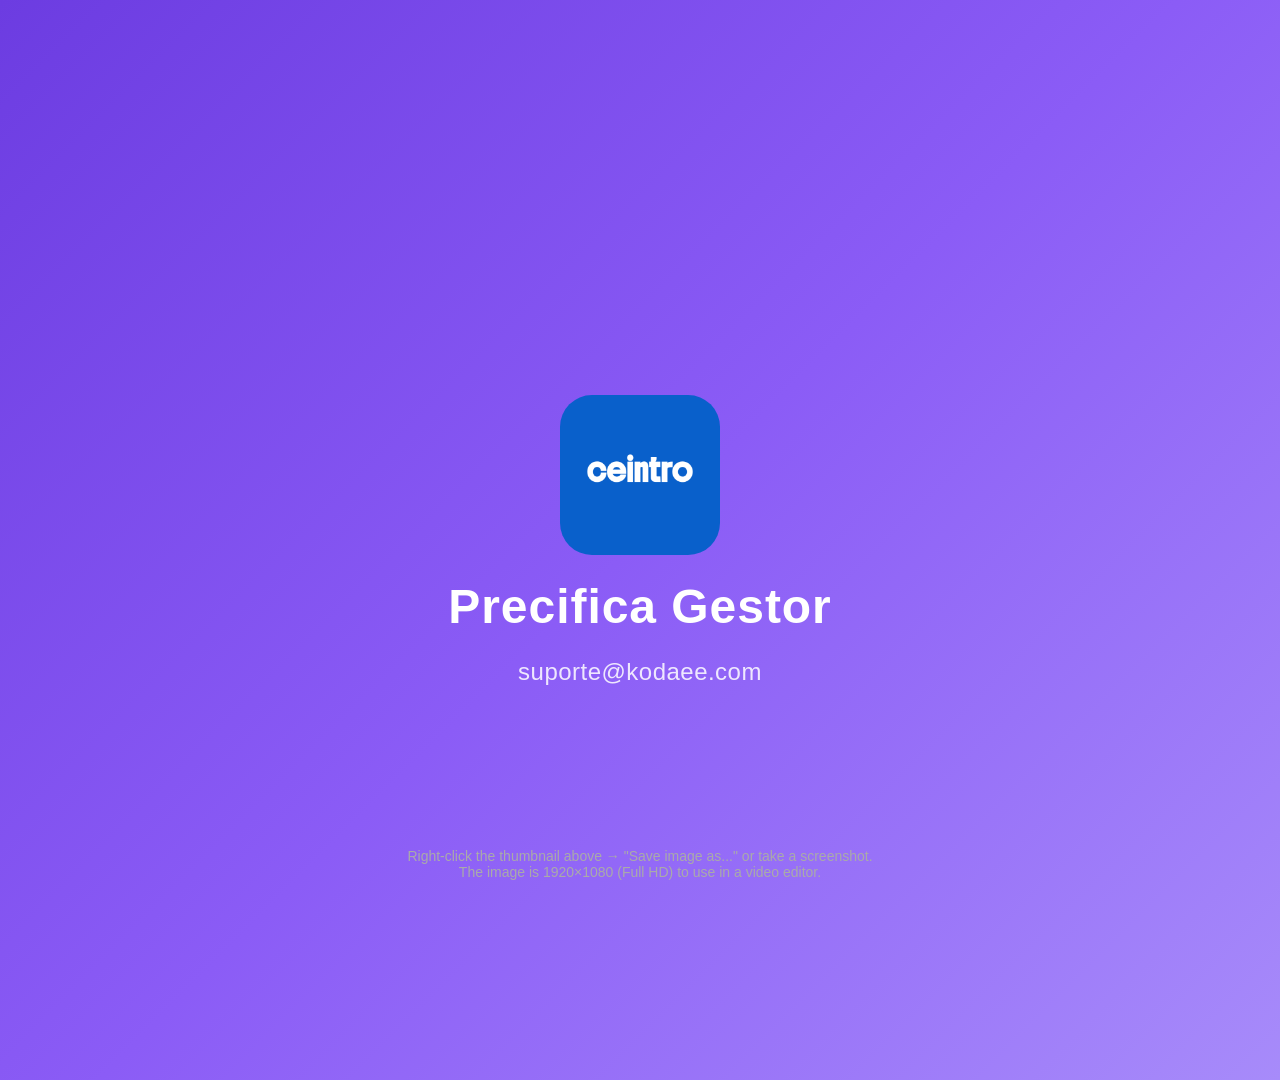
<file: video-thumbnail.html>
<!DOCTYPE html>
<html>
<head>
  <meta charset="UTF-8">
  <title>Video Thumbnail</title>
  <style>
    * { margin: 0; padding: 0; box-sizing: border-box; }
    body {
      display: flex;
      align-items: center;
      justify-content: center;
      min-height: 100vh;
      background: #1a1a1a;
      font-family: 'Inter', 'Segoe UI', sans-serif;
    }
    .thumbnail {
      width: 1920px;
      height: 1080px;
      background: linear-gradient(135deg, #6C3CE1, #8B5CF6, #A78BFA);
      display: flex;
      flex-direction: column;
      align-items: center;
      justify-content: center;
      gap: 24px;
    }
    .thumbnail img {
      width: 160px;
      height: 160px;
      border-radius: 32px;
    }
    .company-name {
      color: white;
      font-size: 3rem;
      font-weight: 700;
      letter-spacing: 0.02em;
    }
    .email {
      color: rgba(255, 255, 255, 0.85);
      font-size: 1.5rem;
      font-weight: 400;
      letter-spacing: 0.02em;
    }
    .instructions {
      position: fixed;
      bottom: 20px;
      left: 50%;
      transform: translateX(-50%);
      color: #aaa;
      font-size: 14px;
      text-align: center;
    }
  </style>
</head>
<body>
  <div class="thumbnail" id="thumbnail">
    <img src="assets/logo.png" alt="Precifica Gestor">
    <span class="company-name">Precifica Gestor</span>
    <span class="email">suporte@kodaee.com</span>
  </div>
  <div class="instructions">
    Right-click the thumbnail above → "Save image as..." or take a screenshot.<br>
    The image is 1920×1080 (Full HD) to use in a video editor.
  </div>
</body>
</html>
</file>
<file: style.css>
/* ===== RESET & BASE ===== */
*, *::before, *::after {
  margin: 0;
  padding: 0;
  box-sizing: border-box;
}

:root {
  --bg: #eaeaee;
  --card: #ffffff;
  --card-alt: #f2f2f5;
  --text: #111111;
  --text-muted: #555566;
  --text-light: #8e8e9a;
  --primary: #5b3dc9;
  --primary-dark: #4527a0;
  --primary-light: #7c5ce7;
  --primary-bg: #f0ecfb;
  --success: #10b981;
  --coral: #f47068;
  --border: rgba(0,0,0,0.04);
  --radius: 20px;
  --radius-lg: 28px;
  --radius-pill: 50px;
  --shadow: 0 2px 16px rgba(0,0,0,0.04);
  --shadow-lg: 0 8px 32px rgba(0,0,0,0.06);
}

html { scroll-behavior: smooth; }

body {
  font-family: 'Inter', -apple-system, BlinkMacSystemFont, sans-serif;
  color: var(--text);
  background: var(--bg);
  line-height: 1.6;
  -webkit-font-smoothing: antialiased;
}

.container {
  max-width: 1200px;
  margin: 0 auto;
  padding: 0 32px;
}

img { max-width: 100%; display: block; }
a { text-decoration: none; color: inherit; }

/* ===== BUTTONS ===== */
.btn {
  display: inline-flex;
  align-items: center;
  justify-content: center;
  gap: 8px;
  font-weight: 600;
  border-radius: var(--radius-pill);
  cursor: pointer;
  transition: all 0.3s;
  border: none;
  font-family: inherit;
  font-size: 0.875rem;
}

.btn-sm {
  padding: 10px 22px;
  background: var(--text);
  color: #fff;
}

.btn-sm:hover {
  background: #222;
}

.btn-lg {
  padding: 16px 36px;
  font-size: 0.95rem;
  background: var(--text);
  color: #fff;
}

.btn-lg:hover {
  background: #222;
  transform: translateY(-2px);
  box-shadow: 0 8px 20px rgba(0,0,0,0.12);
}

.btn-full { width: 100%; }

.btn-coral {
  background: var(--coral);
  color: #fff;
}

.btn-coral:hover {
  background: #e85d55;
  transform: translateY(-2px);
  box-shadow: 0 8px 20px rgba(244,112,104,0.3);
}

/* ===== HEADER ===== */
.header {
  position: fixed;
  top: 0;
  left: 0;
  right: 0;
  z-index: 100;
  padding: 16px 0;
}

.header-inner {
  display: flex;
  justify-content: space-between;
  align-items: center;
  background: var(--card);
  border-radius: var(--radius-pill);
  padding: 10px 12px 10px 28px;
  box-shadow: var(--shadow);
}

.logo-group {
  display: flex;
  align-items: center;
  gap: 12px;
}

.logo-img {
  width: 34px;
  height: 34px;
  border-radius: 10px;
}

.logo-text {
  font-family: -apple-system, BlinkMacSystemFont, "SF Pro Display", "SF Pro Text", system-ui, sans-serif;
  font-weight: 800;
  font-size: 1.1rem;
  color: var(--text);
}

.header-links {
  display: flex;
  align-items: center;
  gap: 12px;
}

.header-link {
  font-size: 0.85rem;
  font-weight: 600;
  color: var(--text-muted);
  transition: color 0.2s;
}

.header-link:hover {
  color: var(--primary);
}

/* ===== HERO ===== */
.hero {
  padding: 120px 0 40px;
}

.hero-content {
  background: var(--card);
  border-radius: var(--radius-lg);
  padding: 56px 56px 48px;
  display: grid;
  grid-template-columns: 1.1fr 1fr;
  gap: 48px;
  align-items: center;
}

.badge {
  display: inline-block;
  background: var(--primary-bg);
  color: var(--primary);
  font-weight: 700;
  font-size: 0.75rem;
  padding: 6px 16px;
  border-radius: var(--radius-pill);
  margin-bottom: 20px;
  text-transform: uppercase;
  letter-spacing: 0.05em;
}

.hero-text h1 {
  font-size: clamp(2rem, 4vw, 2.8rem);
  line-height: 1.1;
  font-weight: 900;
  margin-bottom: 16px;
  letter-spacing: -0.03em;
}

.highlight {
  color: var(--primary);
}

.hero-subtitle {
  font-size: 0.95rem;
  color: var(--text-muted);
  margin-bottom: 28px;
  line-height: 1.7;
}

.hero-cta {
  display: flex;
  flex-direction: column;
  gap: 8px;
  align-items: flex-start;
  margin-bottom: 24px;
}

.cta-hint {
  font-size: 0.75rem;
  color: var(--text-light);
}

.hero-badges {
  display: flex;
  gap: 16px;
  flex-wrap: wrap;
}

.hero-badge {
  display: flex;
  align-items: center;
  gap: 6px;
  font-size: 0.8rem;
  font-weight: 500;
  color: var(--text-muted);
  background: var(--card-alt);
  padding: 6px 14px;
  border-radius: var(--radius-pill);
}

.hero-badge svg { color: var(--success); }

/* FLOATING LOGOS */
.floating-logos {
  display: flex;
  justify-content: center;
  gap: 14px;
  margin-top: 28px;
}

.floating-logo {
  width: 48px;
  height: 48px;
  object-fit: cover;
  border-radius: 12px;
  box-shadow: 0 4px 20px rgba(0,0,0,0.1);
  background: #fff;
}

.floating-logo-plus {
  width: 48px;
  height: 48px;
  display: flex;
  align-items: center;
  justify-content: center;
  border-radius: 12px;
  border: 2px dashed var(--text-light);
  color: var(--text-light);
  font-size: 1.4rem;
  font-weight: 600;
}

@media (max-width: 768px) {
  .floating-logos {
    gap: 10px;
    margin-top: 12px;
  }
  .floating-logo {
    width: 40px;
    height: 40px;
    border-radius: 10px;
  }
  .floating-logo-plus {
    width: 40px;
    height: 40px;
    border-radius: 10px;
    font-size: 1.2rem;
  }
}

/* HERO SCREENSHOT */
.app-screenshot-hero {
  border-radius: var(--radius);
  overflow: hidden;
  box-shadow: var(--shadow-lg);
  border: 1px solid var(--border);
}

.hero-screenshot {
  width: 100%;
  display: block;
}

/* ===== PAIN SECTION ===== */
.pain-section {
  padding: 0 0 16px;
}

.pain-layout {
  display: grid;
  grid-template-columns: 1fr 1fr;
  background: var(--card);
  border-radius: var(--radius-lg);
  overflow: hidden;
  min-height: 480px;
}

.pain-visual {
  position: relative;
  overflow: hidden;
  background: #5c3d6e;
}

.pain-visual img {
  width: 100%;
  height: 100%;
  object-fit: cover;
  object-position: center top;
}

.pain-content {
  padding: 48px 40px;
  display: flex;
  flex-direction: column;
  justify-content: center;
}

.pain-title {
  font-size: 1.6rem;
  font-weight: 800;
  letter-spacing: -0.02em;
  margin-bottom: 28px;
  line-height: 1.3;
  color: var(--text);
}

.pain-checklist {
  list-style: none;
  display: flex;
  flex-direction: column;
  gap: 20px;
}

.pain-checklist li {
  display: flex;
  align-items: baseline;
  gap: 14px;
  font-size: 1rem;
  line-height: 1.5;
  color: var(--text-muted);
}

.pain-x {
  flex-shrink: 0;
  font-size: 1.1rem;
  font-weight: 700;
  color: var(--coral);
  width: 28px;
  height: 28px;
  display: flex;
  align-items: center;
  justify-content: center;
  background: rgba(244, 112, 104, 0.1);
  border-radius: 50%;
  line-height: 1;
}

.pain-checklist li strong {
  color: var(--text);
  font-weight: 700;
}

.pain-cta-text {
  margin-top: 32px;
  font-size: 0.95rem;
  color: var(--primary);
  font-weight: 600;
  padding-top: 20px;
  border-top: 1px solid var(--border);
}

.pain-cta-text strong {
  font-weight: 800;
}

.section-title {
  text-align: center;
  font-size: 1.8rem;
  font-weight: 800;
  margin-bottom: 16px;
  letter-spacing: -0.02em;
}

.section-subtitle {
  text-align: center;
  color: var(--text-muted);
  font-size: 0.95rem;
  margin-bottom: 40px;
  max-width: 560px;
  margin-left: auto;
  margin-right: auto;
}

/* ===== FEATURES ===== */
.features-section {
  padding: 0 0 16px;
}

.features-section > .container {
  background: var(--card);
  border-radius: var(--radius-lg);
  padding: 48px;
}

.feat-row {
  display: grid;
  grid-template-columns: repeat(3, 1fr);
  gap: 12px;
  margin-top: 28px;
}

.feat-item {
  padding: 20px;
  background: var(--card-alt);
  border-radius: 14px;
}

.feat-num {
  display: block;
  font-size: 0.7rem;
  font-weight: 700;
  color: var(--primary);
  margin-bottom: 8px;
  font-variant-numeric: tabular-nums;
}

.feat-item h3 {
  font-size: 0.9rem;
  font-weight: 700;
  margin-bottom: 4px;
}

.feat-item p {
  font-size: 0.78rem;
  color: var(--text-muted);
  line-height: 1.5;
}

/* ===== SCREENSHOTS ===== */
.screenshots-section {
  padding: 0 0 16px;
}

.screenshots-section > .container {
  background: var(--card);
  border-radius: var(--radius-lg);
  padding: 48px;
}

.screenshots-list {
  display: flex;
  flex-direction: column;
  gap: 56px;
  margin-top: 44px;
}

.screenshot-row {
  display: flex;
  align-items: center;
  gap: 48px;
}

.screenshot-visual {
  flex: 1.4;
  border-radius: 18px;
  overflow: hidden;
  box-shadow:
    0 8px 30px rgba(91, 61, 201, 0.12),
    0 2px 8px rgba(0,0,0,0.06);
  border: 1px solid rgba(91, 61, 201, 0.08);
  transition: all 0.35s cubic-bezier(0.4, 0, 0.2, 1);
}

.screenshot-visual:hover {
  transform: translateY(-6px) scale(1.01);
  box-shadow:
    0 20px 50px rgba(91, 61, 201, 0.18),
    0 6px 16px rgba(0,0,0,0.08);
}

.screenshot-img {
  width: 100%;
  display: block;
}

.screenshot-text {
  flex: 1;
}

.screenshot-label {
  font-family: 'Plus Jakarta Sans', 'Inter', sans-serif;
  font-weight: 800;
  font-size: 1.5rem;
  color: var(--primary);
  letter-spacing: -0.02em;
  line-height: 1.2;
}

.screenshot-desc {
  font-size: 1.05rem;
  color: var(--text-muted);
  margin: 12px 0 0;
  line-height: 1.6;
}

/* ===== HOW IT WORKS ===== */
.how-section {
  padding: 0 0 16px;
}

.how-section > .container {
  background: var(--card);
  border-radius: var(--radius-lg);
  padding: 48px;
}

.steps-grid {
  display: grid;
  grid-template-columns: repeat(3, 1fr);
  gap: 16px;
  margin-top: 36px;
}

.step-card {
  text-align: center;
  padding: 28px 20px;
  background: var(--card-alt);
  border-radius: 16px;
}

.step-number {
  width: 48px;
  height: 48px;
  display: flex;
  align-items: center;
  justify-content: center;
  background: var(--text);
  color: #fff;
  font-weight: 800;
  font-size: 1.2rem;
  border-radius: 50%;
  margin: 0 auto 16px;
}

.step-card h3 {
  font-size: 0.95rem;
  font-weight: 700;
  margin-bottom: 8px;
}

.step-card p {
  font-size: 0.82rem;
  color: var(--text-muted);
  line-height: 1.6;
}

/* ===== SOCIAL PROOF ===== */
.proof-section {
  padding: 0 0 16px;
}

.proof-section > .container {
  background: var(--card);
  border-radius: var(--radius-lg);
  padding: 48px;
}

.proof-title {
  margin-bottom: 36px;
}

.proof-grid {
  display: grid;
  grid-template-columns: repeat(3, 1fr);
  gap: 24px;
}

.stat-card {
  text-align: center;
  padding: 28px 20px;
}

.stat-icon {
  color: var(--primary);
  margin-bottom: 14px;
}

.stat-lottie {
  margin-bottom: 14px;
  display: flex;
  justify-content: center;
}

.support-anim {
  position: relative;
  width: 90px;
  height: 90px;
  display: flex;
  align-items: center;
  justify-content: center;
}

.support-headset {
  position: relative;
  z-index: 2;
  animation: supportBounce 2s ease-in-out infinite;
}

.support-pulse {
  position: absolute;
  top: 50%;
  left: 50%;
  transform: translate(-50%, -50%);
  width: 60px;
  height: 60px;
  border-radius: 50%;
  background: var(--primary);
  opacity: 0;
  animation: supportPulse 2s ease-out infinite;
}

.support-pulse-2 {
  animation-delay: 0.6s;
}

@keyframes supportPulse {
  0% { width: 40px; height: 40px; opacity: 0.15; }
  100% { width: 90px; height: 90px; opacity: 0; }
}

@keyframes supportBounce {
  0%, 100% { transform: translateY(0); }
  50% { transform: translateY(-4px); }
}

/* Star animation */
.star-anim {
  position: relative;
  width: 90px;
  height: 90px;
  display: flex;
  align-items: center;
  justify-content: center;
}

.star-svg {
  position: relative;
  z-index: 2;
  animation: starPulse 2s ease-in-out infinite;
  filter: drop-shadow(0 0 6px rgba(91, 61, 201, 0.3));
}

.star-path {
  fill: var(--primary);
  stroke: var(--primary-dark);
  stroke-width: 0.3;
}

.star-sparkle {
  position: absolute;
  width: 6px;
  height: 6px;
  background: var(--primary-light);
  border-radius: 50%;
  opacity: 0;
  animation: sparkle 2s ease-in-out infinite;
}

.sparkle-1 { top: 10px; right: 18px; animation-delay: 0s; }
.sparkle-2 { bottom: 18px; left: 14px; animation-delay: 0.5s; }
.sparkle-3 { top: 20px; left: 12px; animation-delay: 1s; }
.sparkle-4 { bottom: 12px; right: 14px; animation-delay: 1.5s; }

@keyframes starPulse {
  0%, 100% { transform: scale(1); filter: drop-shadow(0 0 6px rgba(91, 61, 201, 0.3)); }
  50% { transform: scale(1.1); filter: drop-shadow(0 0 14px rgba(91, 61, 201, 0.5)); }
}

@keyframes sparkle {
  0%, 100% { opacity: 0; transform: scale(0); }
  50% { opacity: 1; transform: scale(1); }
}

/* Pin / location animation */
.pin-anim {
  position: relative;
  width: 90px;
  height: 90px;
  display: flex;
  align-items: center;
  justify-content: center;
}

.pin-svg {
  position: relative;
  z-index: 2;
  animation: pinBounce 2s ease-in-out infinite;
  filter: drop-shadow(0 4px 6px rgba(91, 61, 201, 0.25));
}

.pin-ring {
  position: absolute;
  bottom: 10px;
  left: 50%;
  transform: translateX(-50%);
  width: 14px;
  height: 6px;
  border-radius: 50%;
  background: rgba(91, 61, 201, 0.15);
  animation: pinShadow 2s ease-in-out infinite;
}

@keyframes pinBounce {
  0%, 100% { transform: translateY(0); }
  50% { transform: translateY(-8px); }
}

@keyframes pinShadow {
  0%, 100% { width: 14px; opacity: 0.4; }
  50% { width: 10px; opacity: 0.2; }
}

.stat-number {
  font-size: 2rem;
  font-weight: 900;
  margin-bottom: 6px;
  color: var(--text);
}

.stat-label {
  font-size: 0.85rem;
  color: var(--text-muted);
}

/* ===== PRICING ===== */
.pricing-section {
  padding: 0 0 16px;
}

.pricing-section > .container {
  background: var(--card);
  border-radius: var(--radius-lg);
  padding: 32px 48px;
}

.pricing-card {
  max-width: 500px;
  margin: 24px auto 0;
  background: var(--card-alt);
  border-radius: var(--radius);
  padding: 28px 32px;
  text-align: center;
  position: relative;
}

.pricing-tag {
  position: absolute;
  top: -14px;
  left: 50%;
  transform: translateX(-50%);
  background: var(--text);
  color: #fff;
  font-weight: 700;
  font-size: 0.7rem;
  padding: 6px 20px;
  border-radius: var(--radius-pill);
  text-transform: uppercase;
  letter-spacing: 0.08em;
}

.pricing-header h3 {
  font-size: 1.4rem;
  font-weight: 800;
  margin-bottom: 4px;
}

.pricing-desc {
  color: var(--text-muted);
  font-size: 0.85rem;
  margin-bottom: 16px;
}

.pricing-price {
  margin-bottom: 16px;
}

.price-old {
  font-size: 0.9rem;
  color: var(--text-light);
  text-decoration: line-through;
}

.price-current {
  display: flex;
  align-items: flex-start;
  justify-content: center;
  gap: 2px;
  margin-top: 4px;
}

.price-symbol {
  font-size: 1.3rem;
  font-weight: 700;
  margin-top: 10px;
  color: var(--text);
}

.price-value {
  font-size: 3.2rem;
  font-weight: 900;
  line-height: 1;
  color: var(--text);
}

.price-cents {
  font-size: 1.3rem;
  font-weight: 700;
  margin-top: 10px;
  color: var(--text);
}

.price-info {
  display: block;
  font-size: 0.8rem;
  color: var(--text-light);
  margin-top: 6px;
}

.pricing-features {
  list-style: none;
  text-align: left;
  margin-bottom: 20px;
  display: grid;
  grid-template-columns: 1fr 1fr;
  gap: 0 16px;
}

.pricing-features li {
  display: flex;
  align-items: center;
  gap: 8px;
  padding: 6px 0;
  border-bottom: 1px solid rgba(0,0,0,0.04);
  font-size: 0.8rem;
  color: var(--text-muted);
}

.pricing-features li:last-child { border-bottom: none; }
.pricing-features li svg { flex-shrink: 0; }

.pricing-guarantee {
  display: flex;
  align-items: center;
  justify-content: center;
  gap: 6px;
  margin-top: 14px;
  font-size: 0.75rem;
  color: var(--text-light);
}

/* ===== FAQ ===== */
.faq-section {
  padding: 0 0 16px;
}

.faq-section > .container {
  background: var(--card);
  border-radius: var(--radius-lg);
  padding: 48px;
}

.faq-list {
  max-width: 640px;
  margin: 36px auto 0;
}

.faq-item {
  border-bottom: 1px solid rgba(0,0,0,0.05);
}

.faq-item summary {
  padding: 18px 0;
  font-weight: 600;
  font-size: 0.9rem;
  cursor: pointer;
  list-style: none;
  display: flex;
  justify-content: space-between;
  align-items: center;
}

.faq-item summary::after {
  content: '+';
  font-size: 1.3rem;
  font-weight: 300;
  color: var(--text-light);
  transition: transform 0.2s;
}

.faq-item[open] summary::after { content: '−'; }
.faq-item summary::-webkit-details-marker { display: none; }

.faq-item p {
  padding-bottom: 18px;
  color: var(--text-muted);
  font-size: 0.85rem;
  line-height: 1.7;
}

/* ===== FINAL CTA ===== */
.final-cta {
  padding: 0 0 16px;
}

.final-cta > .container {
  background: linear-gradient(135deg, var(--primary-dark), var(--primary));
  border-radius: var(--radius-lg);
  padding: 56px 48px;
  color: #fff;
  text-align: center;
}

.cta-badge {
  display: inline-block;
  background: rgba(255,255,255,0.15);
  color: #fff;
  font-weight: 700;
  font-size: 0.7rem;
  padding: 6px 16px;
  border-radius: var(--radius-pill);
  margin-bottom: 16px;
  text-transform: uppercase;
  letter-spacing: 0.08em;
}

.final-cta h2 {
  font-size: 1.8rem;
  font-weight: 800;
  margin-bottom: 12px;
}

.cta-subtitle {
  font-size: 0.95rem;
  opacity: 0.85;
  margin-bottom: 36px;
  max-width: 520px;
  margin-left: auto;
  margin-right: auto;
}

.cta-body {
  display: flex;
  align-items: center;
  justify-content: center;
  gap: 48px;
  max-width: 780px;
  margin: 0 auto;
}

.cta-features {
  list-style: none;
  display: flex;
  flex-direction: column;
  gap: 12px;
  text-align: left;
}

.cta-features li {
  display: flex;
  align-items: center;
  gap: 10px;
  font-size: 0.88rem;
  color: rgba(255,255,255,0.85);
}

.cta-features li svg {
  flex-shrink: 0;
}

.cta-action {
  display: flex;
  flex-direction: column;
  align-items: center;
  flex-shrink: 0;
  min-width: 240px;
  background: rgba(255,255,255,0.1);
  border-radius: var(--radius);
  padding: 32px 28px;
  backdrop-filter: blur(8px);
}

.price-old-dark {
  color: rgba(255,255,255,0.45);
  text-decoration: line-through;
  font-size: 0.9rem;
  margin-bottom: 4px;
}

.cta-action .price-current {
  display: flex;
  align-items: flex-start;
  gap: 2px;
  margin-bottom: 4px;
}

.cta-action .price-symbol,
.cta-action .price-value,
.cta-action .price-cents {
  color: #fff;
}

.cta-action .price-symbol {
  font-size: 1.3rem;
  font-weight: 700;
  margin-top: 8px;
}

.cta-action .price-value {
  font-size: 3.2rem;
  font-weight: 900;
  line-height: 1;
}

.cta-action .price-cents {
  font-size: 1.3rem;
  font-weight: 700;
  margin-top: 8px;
}

.price-info-dark {
  display: block;
  color: rgba(255,255,255,0.6);
  font-size: 0.78rem;
  margin-bottom: 20px;
}

.btn-cta-buy {
  background: #fff;
  color: var(--primary);
  padding: 16px 32px;
}

.btn-cta-buy:hover {
  background: #f5f3ff;
  transform: translateY(-2px);
  box-shadow: 0 8px 20px rgba(0,0,0,0.2);
}

.pricing-guarantee-dark {
  color: rgba(255,255,255,0.5);
  justify-content: center;
  margin-top: 12px;
  margin-bottom: 0;
}

/* ===== FOOTER ===== */
.footer {
  padding: 32px 0 40px;
}

.footer-inner {
  display: flex;
  justify-content: space-between;
  align-items: center;
}

.footer-brand {
  display: flex;
  align-items: center;
  gap: 10px;
  font-weight: 600;
  font-size: 0.85rem;
  color: var(--text-muted);
}

.footer-logo {
  width: 28px;
  height: 28px;
  border-radius: 7px;
}

.footer-copy {
  font-size: 0.75rem;
  color: var(--text-light);
  text-align: right;
}

.footer-copy a {
  color: var(--primary);
  text-decoration: none;
  font-weight: 500;
}

.footer-copy a:hover { text-decoration: underline; }

/* ===== RESPONSIVE ===== */
@media (max-width: 768px) {
  .hero { padding: 120px 0 8px; }

  .hero-content {
    grid-template-columns: 1fr;
    gap: 32px;
    padding: 36px 24px;
  }

  .hero-text h1 { font-size: 1.8rem; }

  .pain-layout {
    grid-template-columns: 1fr;
  }

  .pain-visual {
    height: 280px;
  }

  .pain-content {
    padding: 32px 24px;
  }

  .pain-title {
    font-size: 1.4rem;
  }

  .features-section > .container,
  .screenshots-section > .container,
  .how-section > .container,
  .proof-section > .container,
  .faq-section > .container,
  .final-cta > .container {
    padding: 36px 24px;
  }

  .feat-row { grid-template-columns: 1fr; }

  .screenshot-row {
    flex-direction: column;
    gap: 16px;
  }
  .screenshot-visual {
    order: 1;
  }
  .screenshot-text {
    order: 2;
    text-align: center;
  }

  .steps-grid { grid-template-columns: 1fr; gap: 12px; }
  .proof-grid { grid-template-columns: 1fr; gap: 16px; }

  .section-title { font-size: 1.5rem; }

  .cta-layout {
    flex-direction: column;
    gap: 32px;
  }

  .cta-body {
    flex-direction: column;
    gap: 32px;
  }

  .cta-action {
    min-width: unset;
    width: 100%;
  }

  .cta-features {
    align-items: flex-start;
  }

  .footer-inner {
    flex-direction: column;
    gap: 12px;
    text-align: center;
  }

  .footer-copy { text-align: center; }

  .hero-badges { gap: 8px; }
  .header-inner { padding: 8px 12px; flex-wrap: wrap; justify-content: center; gap: 6px; }
  .logo-group { width: 100%; justify-content: center; }
  .logo-text { font-size: 0.95rem; }
  .header-links { gap: 8px; }
  .header-link { font-size: 0.8rem; }
  .btn-sm { padding: 8px 16px; font-size: 0.8rem; white-space: nowrap; }
}

/* ===== LIGHTBOX ===== */
.screenshot-img,
.hero-screenshot {
  cursor: zoom-in;
}

.lightbox-overlay {
  position: fixed;
  top: 0;
  left: 0;
  right: 0;
  bottom: 0;
  background: rgba(0, 0, 0, 0.85);
  z-index: 9999;
  display: flex;
  align-items: center;
  justify-content: center;
  padding: 24px;
  cursor: zoom-out;
  opacity: 0;
  transition: opacity 0.25s ease;
}

.lightbox-overlay.active {
  opacity: 1;
}

.lightbox-overlay img {
  max-width: 90vw;
  max-height: 90vh;
  border-radius: 12px;
  box-shadow: 0 20px 60px rgba(0, 0, 0, 0.4);
  transform: scale(0.95);
  transition: transform 0.25s ease;
}

.lightbox-overlay.active img {
  transform: scale(1);
}

@media (max-width: 480px) {
  .hero-text h1 { font-size: 1.6rem; }
  .price-value { font-size: 3.5rem; }
}

/* ================================================================
   PRECIFICA PAGE — Yooga-inspired redesign (pg- prefix)
   ================================================================ */

.pg-precifica {
  --pg-primary: #0960cb;
  --pg-primary-dark: #074da3;
  --pg-primary-light: #3b82f6;
  --pg-primary-bg: #eff6ff;
  --pg-text: #0f172a;
  --pg-text-muted: #475569;
  --pg-text-light: #94a3b8;
  --pg-bg: #ffffff;
  --pg-bg-alt: #f8fafc;
  --pg-border: #e2e8f0;
  --pg-success: #10b981;
  --pg-radius: 16px;
  --pg-radius-lg: 24px;
  --pg-radius-pill: 100px;

  background: var(--pg-bg);
  color: var(--pg-text);
  font-family: 'Inter', -apple-system, BlinkMacSystemFont, sans-serif;
  -webkit-font-smoothing: antialiased;
  overflow-x: hidden;
}

.pg-container {
  max-width: 1200px;
  margin: 0 auto;
  padding: 0 24px;
}

/* ===== HEADER ===== */
.pg-header {
  position: fixed;
  top: 0;
  left: 0;
  right: 0;
  z-index: 100;
  background: rgba(255,255,255,0.85);
  backdrop-filter: blur(16px);
  border-bottom: 1px solid var(--pg-border);
}

.pg-header-inner {
  display: flex;
  align-items: center;
  justify-content: space-between;
  height: 64px;
}

.pg-logo {
  display: flex;
  align-items: center;
  gap: 10px;
}

.pg-logo-img {
  width: 52px;
  height: 52px;
  border-radius: 12px;
}

.pg-logo-text {
  font-family: 'Boldonse', cursive;
  font-weight: 800;
  font-size: 1.1rem;
  color: var(--pg-primary);
  text-transform: lowercase;
}

.pg-nav {
  display: flex;
  align-items: center;
  gap: 32px;
}

.pg-nav-link {
  font-size: 0.875rem;
  font-weight: 500;
  color: var(--pg-text-muted);
  transition: color 0.2s;
}

.pg-nav-link:hover {
  color: var(--pg-primary);
}

.pg-header-actions {
  display: flex;
  align-items: center;
  gap: 12px;
}

.pg-mobile-toggle {
  display: none;
  flex-direction: column;
  gap: 5px;
  background: none;
  border: none;
  cursor: pointer;
  padding: 4px;
}

.pg-mobile-toggle span {
  display: block;
  width: 22px;
  height: 2px;
  background: var(--pg-text);
  border-radius: 2px;
  transition: all 0.3s;
}

.pg-mobile-toggle.open span:nth-child(1) { transform: rotate(45deg) translate(5px, 5px); }
.pg-mobile-toggle.open span:nth-child(2) { opacity: 0; }
.pg-mobile-toggle.open span:nth-child(3) { transform: rotate(-45deg) translate(5px, -5px); }

.pg-mobile-nav {
  display: none;
  position: fixed;
  top: 64px;
  left: 0;
  right: 0;
  background: white;
  z-index: 99;
  flex-direction: column;
  padding: 16px 24px 24px;
  gap: 4px;
  border-bottom: 1px solid var(--pg-border);
  transform: translateY(-10px);
  opacity: 0;
  pointer-events: none;
  transition: all 0.3s;
}

.pg-mobile-nav.open {
  transform: translateY(0);
  opacity: 1;
  pointer-events: auto;
}

.pg-mobile-link {
  padding: 12px 0;
  font-size: 0.95rem;
  font-weight: 500;
  color: var(--pg-text-muted);
  border-bottom: 1px solid var(--pg-border);
}

/* ===== BUTTONS ===== */
.pg-btn {
  display: inline-flex;
  align-items: center;
  justify-content: center;
  gap: 8px;
  font-weight: 600;
  font-size: 0.875rem;
  border-radius: var(--pg-radius-pill);
  border: none;
  cursor: pointer;
  font-family: inherit;
  transition: all 0.25s;
  text-decoration: none;
}

.pg-btn-primary {
  background: var(--pg-primary);
  color: #fff;
  padding: 10px 24px;
}

.pg-btn-primary:hover {
  background: var(--pg-primary-dark);
  transform: translateY(-1px);
  box-shadow: 0 4px 16px rgba(9, 96, 203, 0.3);
}

.pg-btn-outline {
  background: transparent;
  color: var(--pg-text);
  padding: 10px 24px;
  border: 1.5px solid var(--pg-border);
}

.pg-btn-outline:hover {
  border-color: var(--pg-primary);
  color: var(--pg-primary);
}

.pg-btn-white {
  background: #fff;
  color: var(--pg-primary);
  padding: 10px 24px;
}

.pg-btn-white:hover {
  background: var(--pg-primary-bg);
  transform: translateY(-1px);
  box-shadow: 0 4px 16px rgba(255,255,255,0.2);
}

.pg-btn-lg {
  padding: 14px 32px;
  font-size: 0.95rem;
}

.pg-btn-full { width: 100%; }

/* ===== BADGE ===== */
.pg-precifica .pg-badge {
  display: inline-block;
  background: var(--pg-primary-bg);
  color: var(--pg-primary);
  font-weight: 700;
  font-size: 0.75rem;
  padding: 6px 16px;
  border-radius: var(--pg-radius-pill);
  text-transform: uppercase;
  letter-spacing: 0.06em;
}

.pg-badge-light {
  background: rgba(255,255,255,0.15) !important;
  color: #fff !important;
}

/* ===== GRADIENT TEXT ===== */
.pg-gradient-text {
  background: linear-gradient(135deg, var(--pg-primary), var(--pg-primary-light));
  -webkit-background-clip: text;
  -webkit-text-fill-color: transparent;
  background-clip: text;
}

/* ===== SECTION HEADER ===== */
.pg-section-header {
  text-align: center;
  margin-bottom: 48px;
}

.pg-section-header .pg-badge {
  margin-bottom: 16px;
}

.pg-section-title {
  font-family: 'Plus Jakarta Sans', 'Inter', sans-serif;
  font-size: clamp(1.8rem, 3.5vw, 2.5rem);
  font-weight: 800;
  line-height: 1.15;
  letter-spacing: -0.03em;
  color: var(--pg-text);
  margin-bottom: 16px;
}

.pg-section-subtitle {
  font-size: 1rem;
  color: var(--pg-text-muted);
  max-width: 560px;
  margin: 0 auto;
  line-height: 1.6;
}

.pg-text-white { color: #fff !important; }
.pg-text-white-muted { color: rgba(255,255,255,0.7) !important; }

/* ===== HERO ===== */
.pg-hero {
  padding: 100px 0 0;
  min-height: 25vh;
  background: linear-gradient(rgba(0,0,0,0.5), rgba(0,0,0,0.45)), url('assets/herobackground.jpg') center 1%/cover no-repeat;
}

.pg-hero > .pg-container {
  display: flex;
  flex-direction: column;
  align-items: flex-start;
  text-align: left;
  padding-top: 60px;
  padding-bottom: 80px;
}

.pg-hero-content {
  display: flex;
  flex-direction: column;
  align-items: flex-start;
  max-width: 640px;
  gap: 0;
}

.pg-hero-title {
  font-family: 'Plus Jakarta Sans', 'Inter', sans-serif;
  font-size: clamp(2.2rem, 4.5vw, 3.2rem);
  font-weight: 800;
  line-height: 1.1;
  letter-spacing: -0.03em;
  color: #fff;
  margin: 16px 0;
  max-width: 480px;
}

.pg-hero-highlight {
  color: #5b9fff;
}

.pg-hero-subtitle {
  font-size: 1.05rem;
  color: rgba(255,255,255,0.8);
  line-height: 1.7;
  margin-bottom: 32px;
}

.pg-hero-actions {
  display: flex;
  gap: 12px;
  flex-wrap: wrap;
  margin-bottom: 32px;
}

.pg-hero-proof {
  display: flex;
  gap: 20px;
  flex-wrap: wrap;
}

.pg-hero-proof-item {
  display: flex;
  align-items: center;
  gap: 6px;
  font-size: 0.85rem;
  font-weight: 500;
  color: rgba(255,255,255,0.75);
}

.pg-hero-proof-item svg {
  color: var(--pg-success);
}

/* Hero visual */
.pg-hero-visual {
  position: relative;
}

.pg-hero-screenshot-wrap {
  border-radius: var(--pg-radius-lg);
  overflow: hidden;
  box-shadow:
    0 20px 60px rgba(9, 96, 203, 0.15),
    0 4px 16px rgba(0,0,0,0.06);
  border: 1px solid rgba(9, 96, 203, 0.1);
}

.pg-hero-screenshot {
  width: 100%;
  display: block;
  cursor: zoom-in;
}

.pg-hero-platforms {
  display: flex;
  justify-content: center;
  gap: 12px;
  margin-top: 24px;
}

.pg-platform-logo {
  width: 44px;
  height: 44px;
  object-fit: cover;
  border-radius: 12px;
  box-shadow: 0 2px 12px rgba(0,0,0,0.08);
  background: #fff;
  transition: transform 0.2s;
}

.pg-platform-logo:hover {
  transform: translateY(-3px);
}

.pg-platform-more {
  width: 44px;
  height: 44px;
  display: flex;
  align-items: center;
  justify-content: center;
  border-radius: 12px;
  border: 2px dashed var(--pg-text-light);
  color: var(--pg-text-light);
  font-size: 1.3rem;
  font-weight: 600;
}

/* ===== CATEGORIES ===== */
.pg-categories {
  padding: 0 0 40px;
  margin-top: -40px;
  position: relative;
  z-index: 2;
}

.pg-categories-grid {
  display: grid;
  grid-template-columns: repeat(4, 1fr);
  gap: 0;
  background: #fff;
  border-radius: var(--pg-radius-lg);
  box-shadow: var(--pg-shadow-lg);
  padding: 32px 40px;
}

.pg-category-item {
  display: flex;
  align-items: center;
  gap: 12px;
  padding: 14px 16px;
  font-size: 0.95rem;
  font-weight: 500;
  color: var(--pg-text);
}

.pg-category-item svg {
  flex-shrink: 0;
  color: var(--pg-text);
  opacity: 0.65;
}

@media (max-width: 900px) {
  .pg-categories-grid {
    grid-template-columns: repeat(3, 1fr);
    padding: 24px 20px;
  }
}

@media (max-width: 600px) {
  .pg-categories-grid {
    grid-template-columns: repeat(2, 1fr);
    padding: 20px 16px;
  }
  .pg-category-item {
    padding: 10px 8px;
    font-size: 0.85rem;
    gap: 8px;
  }
  .pg-category-item svg {
    width: 20px;
    height: 20px;
  }
}

/* ===== SOLUTIONS (Pipefy-style rows) ===== */
.pg-solutions {
  padding: 40px 0;
  background: var(--pg-bg);
  overflow-x: hidden;
}

.pg-sol-row {
  display: grid;
  grid-template-columns: 1.3fr 1fr;
  gap: 64px;
  align-items: center;
  padding: 64px 0;
  border-bottom: 1px solid var(--pg-border);
}

.pg-sol-row:last-child {
  border-bottom: none;
}

.pg-sol-row--reverse {
  direction: rtl;
}

.pg-sol-row--reverse > * {
  direction: ltr;
}

.pg-sol-row {
  opacity: 0;
  transform: translateX(-60px);
  transition: opacity 0.8s ease, transform 0.8s ease;
}

.pg-sol-row--reverse {
  transform: translateX(60px);
}

.pg-sol-row.pg-visible {
  opacity: 1;
  transform: translateX(0);
}

.pg-sol-visual {
  border-radius: var(--pg-radius-lg);
  overflow: hidden;
}

.pg-sol-placeholder {
  border-radius: var(--pg-radius-lg);
  overflow: hidden;
  box-shadow:
    0 12px 40px rgba(9, 96, 203, 0.1),
    0 2px 8px rgba(0,0,0,0.04);
}

.pg-sol-placeholder img {
  width: 100%;
  display: block;
  cursor: zoom-in;
}

.pg-sol-gallery {
  display: grid;
  grid-template-columns: 1fr 1fr;
  gap: 8px;
}

.pg-sol-gallery img:first-child {
  grid-column: 1 / -1;
}

.pg-sol-gallery img {
  border-radius: 12px;
}

.pg-sol-placeholder--empty {
  display: flex;
  flex-direction: column;
  align-items: center;
  justify-content: center;
  gap: 12px;
  min-height: 320px;
  background: var(--pg-bg-alt);
  color: var(--pg-text-light);
}

.pg-sol-placeholder--empty span {
  font-size: 0.85rem;
  font-weight: 600;
  color: var(--pg-text-light);
  text-transform: uppercase;
  letter-spacing: 0.06em;
}

.pg-sol-content {
  display: flex;
  flex-direction: column;
  align-items: flex-start;
}

.pg-sol-title {
  font-family: 'Plus Jakarta Sans', 'Inter', sans-serif;
  font-size: clamp(1.6rem, 3vw, 2.2rem);
  font-weight: 800;
  line-height: 1.15;
  letter-spacing: -0.03em;
  color: var(--pg-text);
  margin: 16px 0;
}

.pg-sol-desc {
  font-size: 1rem;
  color: var(--pg-text-muted);
  line-height: 1.7;
  margin-bottom: 28px;
}

.pg-sol-features {
  display: grid;
  grid-template-columns: 1fr 1fr;
  gap: 24px;
  margin-bottom: 28px;
}

.pg-sol-feat h4 {
  font-family: 'Plus Jakarta Sans', 'Inter', sans-serif;
  font-size: 1rem;
  font-weight: 700;
  color: var(--pg-text);
  margin-bottom: 6px;
}

.pg-sol-feat p {
  font-size: 0.85rem;
  color: var(--pg-text-muted);
  line-height: 1.5;
}

.pg-sol-link {
  display: inline-flex;
  align-items: center;
  gap: 6px;
  font-size: 0.95rem;
  font-weight: 600;
  color: var(--pg-text);
  transition: color 0.2s;
}

.pg-sol-link span {
  font-size: 1.2rem;
  transition: transform 0.2s;
}

.pg-sol-link:hover {
  color: var(--pg-primary);
}

.pg-sol-link:hover span {
  transform: translateX(4px);
}

/* ===== SHOWCASE (TABS) ===== */
.pg-showcase {
  padding: 80px 0;
}

.pg-video-placeholder {
  display: flex;
  flex-direction: column;
  align-items: center;
  justify-content: center;
  gap: 16px;
  min-height: 400px;
  background: var(--pg-bg-alt);
  border-radius: var(--pg-radius-lg);
  color: var(--pg-text-light);
  cursor: pointer;
  transition: all 0.3s;
}

.pg-video-placeholder:hover {
  background: #e4e4ea;
}

.pg-video-showcase {
  position: relative;
  aspect-ratio: 16 / 9;
  max-width: 720px;
  margin: 0 auto;
  border-radius: 16px;
  overflow: hidden;
  background: linear-gradient(135deg, #074da3, #0960cb, #3b82f6);
}

.pg-video-banner {
  position: absolute;
  top: 0;
  left: 0;
  width: 100%;
  height: 100%;
  background: linear-gradient(135deg, #074da3, #0960cb, #3b82f6);
  display: flex;
  flex-direction: column;
  align-items: center;
  justify-content: center;
  gap: 16px;
  cursor: pointer;
  z-index: 2;
}

.pg-video-banner-logo {
  width: 80px;
  height: 80px;
  border-radius: 16px;
}

.pg-video-play-btn {
  width: 56px;
  height: 56px;
  border-radius: 50%;
  background: rgba(255,255,255,0.2);
  display: flex;
  align-items: center;
  justify-content: center;
  transition: background 0.3s;
}

.pg-video-banner:hover .pg-video-play-btn {
  background: rgba(255,255,255,0.35);
}

.pg-video-player {
  width: 100%;
  height: 100%;
  object-fit: contain;
  display: block;
  background: #000;
}

.pg-video-placeholder span {
  font-size: 0.95rem;
  font-weight: 600;
  text-transform: uppercase;
  letter-spacing: 0.05em;
}

.pg-showcase-tabs {
  display: flex;
  justify-content: center;
  gap: 4px;
  margin-bottom: 48px;
  background: var(--pg-bg-alt);
  border-radius: var(--pg-radius-pill);
  padding: 4px;
  max-width: 600px;
  margin-left: auto;
  margin-right: auto;
}

.pg-tab {
  padding: 10px 20px;
  font-size: 0.85rem;
  font-weight: 600;
  color: var(--pg-text-muted);
  background: none;
  border: none;
  border-radius: var(--pg-radius-pill);
  cursor: pointer;
  transition: all 0.25s;
  font-family: inherit;
  white-space: nowrap;
}

.pg-tab:hover {
  color: var(--pg-text);
}

.pg-tab.active {
  background: var(--pg-primary);
  color: #fff;
  box-shadow: 0 2px 8px rgba(9, 96, 203, 0.25);
}

.pg-showcase-panel {
  display: none;
  grid-template-columns: 1fr 1.4fr;
  gap: 48px;
  align-items: center;
  opacity: 0;
  transform: translateY(10px);
  animation: pgFadeIn 0.4s ease forwards;
}

.pg-showcase-panel.active {
  display: grid;
}

@keyframes pgFadeIn {
  to {
    opacity: 1;
    transform: translateY(0);
  }
}

.pg-showcase-text h3 {
  font-family: 'Plus Jakarta Sans', 'Inter', sans-serif;
  font-size: 1.6rem;
  font-weight: 800;
  color: var(--pg-primary);
  margin-bottom: 12px;
  letter-spacing: -0.02em;
}

.pg-showcase-text p {
  font-size: 1.05rem;
  color: var(--pg-text-muted);
  line-height: 1.7;
}

.pg-showcase-img {
  border-radius: var(--pg-radius-lg);
  overflow: hidden;
  box-shadow:
    0 12px 40px rgba(9, 96, 203, 0.12),
    0 2px 8px rgba(0,0,0,0.05);
  border: 1px solid rgba(9, 96, 203, 0.08);
  transition: all 0.35s;
}

.pg-showcase-img:hover {
  transform: translateY(-6px) scale(1.01);
  box-shadow:
    0 24px 60px rgba(9, 96, 203, 0.18),
    0 6px 16px rgba(0,0,0,0.08);
}

.pg-showcase-img img {
  width: 100%;
  display: block;
  cursor: zoom-in;
}

/* ===== WHY / PAIN POINTS ===== */
.pg-why {
  padding: 80px 0;
  background: var(--pg-bg-alt);
}

.pg-why-grid {
  display: grid;
  grid-template-columns: 1fr 1.2fr;
  gap: 48px;
  align-items: center;
}

.pg-why-visual {
  border-radius: var(--pg-radius-lg);
  overflow: hidden;
  background: linear-gradient(135deg, #7c3aed, #a855f7);
  opacity: 0;
  transform: translateX(-20px);
  transition: all 0.6s;
}

.pg-why-visual.pg-visible {
  opacity: 1;
  transform: translateX(0);
}

.pg-why-visual img {
  width: 100%;
  height: 100%;
  object-fit: cover;
  object-position: center top;
  min-height: 400px;
}

.pg-why-content {
  opacity: 0;
  transform: translateX(20px);
  transition: all 0.6s;
}

.pg-why-content.pg-visible {
  opacity: 1;
  transform: translateX(0);
}

.pg-pain-list {
  list-style: none;
  display: flex;
  flex-direction: column;
  gap: 18px;
  margin-top: 24px;
}

.pg-pain-list li {
  display: flex;
  align-items: baseline;
  gap: 14px;
  font-size: 1rem;
  line-height: 1.5;
  color: var(--pg-text-muted);
}

.pg-pain-list li strong {
  color: var(--pg-text);
  font-weight: 700;
}

.pg-pain-icon {
  flex-shrink: 0;
  font-size: 0.85rem;
  font-weight: 700;
  color: #ef4444;
  width: 28px;
  height: 28px;
  display: flex;
  align-items: center;
  justify-content: center;
  background: rgba(239, 68, 68, 0.08);
  border-radius: 50%;
  line-height: 1;
}

.pg-pain-cta {
  margin-top: 28px;
  font-size: 0.95rem;
  color: var(--pg-primary);
  font-weight: 600;
  padding-top: 20px;
  border-top: 1px solid var(--pg-border);
}

/* ===== STATS ===== */
.pg-stats {
  padding: 48px 0;
}

.pg-stats-grid {
  display: flex;
  justify-content: center;
  align-items: center;
  gap: 48px;
}

.pg-stat {
  text-align: center;
  opacity: 0;
  transform: translateY(15px);
  transition: all 0.5s;
}

.pg-stat.pg-visible {
  opacity: 1;
  transform: translateY(0);
}

.pg-stat-number {
  display: block;
  font-family: 'Plus Jakarta Sans', 'Inter', sans-serif;
  font-size: 2.8rem;
  font-weight: 800;
  color: var(--pg-primary);
  letter-spacing: -0.03em;
  line-height: 1;
}

.pg-stat-label {
  display: block;
  font-size: 0.9rem;
  color: var(--pg-text-muted);
  margin-top: 8px;
}

.pg-stat-divider {
  width: 1px;
  height: 48px;
  background: var(--pg-border);
}

/* ===== PRICING ===== */
/* ===== BANNER ===== */
.pg-banner {
  position: relative;
  height: 500px;
  overflow: hidden;
}

.pg-banner-img {
  width: 100%;
  height: 100%;
  object-fit: cover;
  object-position: center center;
}

.pg-banner-overlay {
  position: absolute;
  inset: 0;
  background: linear-gradient(to right, rgba(0,0,0,0.7) 0%, rgba(0,0,0,0.3) 50%, transparent 100%);
  display: flex;
  align-items: center;
}

.pg-banner-title {
  font-family: 'Plus Jakarta Sans', 'Inter', sans-serif;
  font-size: 2.2rem;
  font-weight: 800;
  color: #fff;
  margin-bottom: 12px;
  max-width: 480px;
}

.pg-banner-text {
  font-size: 1.05rem;
  color: rgba(255,255,255,0.85);
  max-width: 420px;
  line-height: 1.6;
}

.pg-banner-stats {
  display: flex;
  gap: 56px;
  margin-top: 40px;
}

.pg-banner-stat {
  display: flex;
  flex-direction: column;
  align-items: center;
}

.pg-banner-stat-number {
  font-size: 3.5rem;
  font-weight: 900;
  color: #fff;
  line-height: 1;
}

.pg-banner-stat-label {
  font-size: 0.9rem;
  color: rgba(255,255,255,0.7);
  margin-top: 8px;
}

/* ===== TRUSTED BY ===== */
.pg-trusted {
  padding: 40px 0;
  background: var(--pg-bg-alt);
  border-bottom: 1px solid #e2e8f0;
  text-align: center;
}

.pg-trusted-label {
  text-align: center;
  font-size: 0.85rem;
  color: var(--pg-text-muted);
  text-transform: uppercase;
  letter-spacing: 0.08em;
  font-weight: 600;
  margin-bottom: 24px;
}

.pg-trusted-logos {
  display: flex;
  justify-content: center;
  align-items: center;
  gap: 40px;
  flex-wrap: wrap;
}

.pg-trusted-logo-img {
  height: 60px;
  width: 60px;
  object-fit: contain;
  filter: grayscale(100%);
  opacity: 0.5;
  transition: filter 0.3s, opacity 0.3s;
}

.pg-trusted-logo-img:hover {
  filter: grayscale(0%);
  opacity: 1;
}

/* ===== PRICING ===== */
.pg-demo-cta {
  padding: 60px 0;
}

.pg-demo-cta-inner {
  text-align: center;
  padding: 48px 32px;
}

.pg-demo-cta-inner h3 {
  font-size: 1.5rem;
  font-weight: 800;
  color: var(--pg-text, #1e293b);
  margin-bottom: 8px;
}

.pg-demo-cta-inner p {
  font-size: 0.95rem;
  color: var(--pg-text-muted, #64748b);
  margin-bottom: 24px;
}

.pg-demo-video {
  width: 100%;
  max-width: 640px;
  border-radius: 12px;
  margin-bottom: 28px;
  box-shadow: 0 4px 20px rgba(0,0,0,0.1);
}

.pg-pricing {
  padding: 80px 0;
  background: linear-gradient(135deg, var(--pg-primary-dark), var(--pg-primary), var(--pg-primary-light));
  position: relative;
  overflow: hidden;
}

.pg-pricing::before {
  content: '';
  position: absolute;
  top: 0;
  right: 0;
  width: 45%;
  height: 100%;
  background: url('assets/precifica/backgroundplan.jpg') no-repeat center center;
  background-size: cover;
  mask-image: linear-gradient(to right, transparent, black 30%);
  -webkit-mask-image: linear-gradient(to right, transparent, black 30%);
  opacity: 0.7;
}

.pg-pricing > .pg-container {
  position: relative;
  z-index: 1;
}

.pg-pricing-wrapper {
  max-width: 760px;
}

.pg-pricing .pg-section-header {
  text-align: left;
}

.pg-pricing .pg-section-subtitle {
  margin: 0;
}

.pg-pricing-plans {
  display: flex;
  justify-content: flex-start;
  gap: 24px;
}

.pg-pricing-plan {
  flex: 1;
  display: flex;
  flex-direction: column;
  align-items: flex-start;
  background: #fff;
  border-radius: 16px;
  padding: 36px 32px;
  border: 1px solid #e2e8f0;
}

.pg-pricing-plan-name {
  font-size: 1.6rem;
  font-weight: 800;
  color: var(--pg-text);
  margin-bottom: 8px;
}

.pg-pricing-plan-desc {
  font-size: 0.9rem;
  color: var(--pg-text-muted);
  line-height: 1.6;
  margin-bottom: 28px;
}

.pg-pricing-old {
  color: var(--pg-text-muted);
  text-decoration: line-through;
  font-size: 0.9rem;
}

.pg-pricing-price {
  display: flex;
  align-items: flex-start;
  gap: 2px;
  margin: 4px 0 4px;
}

.pg-pricing-symbol {
  font-size: 1.4rem;
  font-weight: 700;
  color: var(--pg-text);
  margin-top: 12px;
}

.pg-pricing-value {
  font-size: 4rem;
  font-weight: 900;
  color: var(--pg-text);
  line-height: 1;
}

.pg-pricing-cents {
  font-size: 1.4rem;
  font-weight: 700;
  color: var(--pg-text);
  margin-top: 10px;
}

.pg-pricing-lifetime {
  background: var(--pg-primary);
  color: #fff;
  font-size: 0.75rem;
  font-weight: 700;
  text-transform: uppercase;
  letter-spacing: 0.05em;
  padding: 4px 12px;
  border-radius: 20px;
  align-self: flex-end;
  margin-bottom: 8px;
  margin-left: 4px;
}

.pg-pricing-period {
  font-size: 1.1rem;
  font-weight: 600;
  color: var(--pg-text-muted);
  align-self: flex-end;
  margin-bottom: 6px;
}

.pg-pricing-info {
  color: var(--pg-text-muted);
  font-size: 0.85rem;
  margin-bottom: 12px;
}

.pg-pricing-saving {
  display: inline-block;
  font-size: 0.85rem;
  font-weight: 700;
  color: #2d6a2e;
  border-left: 3px solid #2d6a2e;
  padding-left: 10px;
  margin-bottom: 20px;
}

.pg-pricing-timer {
  text-align: center;
  margin-bottom: 20px;
  align-self: center;
}

.pg-timer-label {
  display: block;
  font-size: 0.72rem;
  font-weight: 600;
  text-transform: uppercase;
  letter-spacing: 0.06em;
  color: #ef4444;
  margin-bottom: 8px;
}

.pg-timer-digits {
  display: flex;
  align-items: center;
  justify-content: center;
  gap: 6px;
}

.pg-timer-block {
  background: #fff;
  border-radius: 8px;
  padding: 6px 10px;
  min-width: 44px;
  text-align: center;
  line-height: 1;
  box-shadow: 0 2px 8px rgba(0,0,0,0.1);
}

.pg-timer-block span {
  display: block;
  font-size: 1.15rem;
  font-weight: 800;
  color: #ef4444;
}

.pg-timer-block small {
  display: block;
  font-size: 0.6rem;
  font-weight: 500;
  color: #f87171;
  margin-top: 2px;
}

.pg-timer-sep {
  font-size: 1rem;
  font-weight: 700;
  color: #dc2626;
}

.pg-pricing-guarantee {
  display: block;
  font-size: 0.8rem;
  color: var(--pg-text-muted, #64748b);
  text-align: center;
  margin-top: 12px;
}

.pg-pricing-features {
  list-style: none;
  display: flex;
  flex-direction: column;
  gap: 12px;
  margin-bottom: 28px;
  padding-top: 20px;
  border-top: 1px solid #e2e8f0;
  width: 100%;
}

.pg-pricing-features li {
  display: flex;
  align-items: center;
  gap: 10px;
  font-size: 0.9rem;
  color: var(--pg-text-muted);
}

.pg-pricing-features li svg {
  flex-shrink: 0;
}

.pg-pricing-plan > .pg-btn {
  margin-top: auto;
}

.pg-btn-rounded {
  border-radius: 50px;
}

.pg-pricing-plan-soon {
  opacity: 0.7;
  position: relative;
}

.pg-badge-soon {
  background: #f59e0b;
  color: #fff;
  font-size: 0.75rem;
  font-weight: 700;
  text-transform: uppercase;
  padding: 4px 14px;
  border-radius: 20px;
  letter-spacing: 0.05em;
  margin-bottom: 8px;
}

.pg-feature-soon {
  opacity: 0.45;
}
.pg-badge-soon-inline {
  background: #f59e0b;
  color: #fff;
  font-size: 0.65rem;
  font-weight: 700;
  text-transform: uppercase;
  padding: 2px 8px;
  border-radius: 10px;
  letter-spacing: 0.05em;
  margin-left: 6px;
  vertical-align: middle;
}

.pg-btn-disabled {
  background: #cbd5e1;
  color: #64748b;
  cursor: not-allowed;
  text-align: center;
  pointer-events: none;
}

/* ===== FAQ ===== */
.pg-faq {
  padding: 80px 0;
  background: var(--pg-bg-alt);
}

.pg-faq-list {
  max-width: 680px;
  margin: 0 auto;
}

.pg-faq-item {
  border-bottom: 1px solid var(--pg-border);
}

.pg-faq-item summary {
  padding: 20px 0;
  font-weight: 600;
  font-size: 0.95rem;
  cursor: pointer;
  list-style: none;
  display: flex;
  justify-content: space-between;
  align-items: center;
  color: var(--pg-text);
  transition: color 0.2s;
}

.pg-faq-item summary:hover {
  color: var(--pg-primary);
}

.pg-faq-item summary::after {
  content: '+';
  font-size: 1.4rem;
  font-weight: 300;
  color: var(--pg-text-light);
  transition: transform 0.2s;
}

.pg-faq-item[open] summary::after { content: '\2212'; }
.pg-faq-item summary::-webkit-details-marker { display: none; }

.pg-faq-item p {
  padding-bottom: 20px;
  color: var(--pg-text-muted);
  font-size: 0.9rem;
  line-height: 1.7;
}

/* ===== FOOTER ===== */
.pg-footer {
  padding: 32px 0 40px;
}

.pg-footer-inner {
  display: flex;
  justify-content: space-between;
  align-items: center;
}

.pg-footer-brand {
  display: flex;
  align-items: center;
  gap: 10px;
  font-weight: 600;
  font-size: 0.85rem;
  color: var(--pg-text-muted);
}

.pg-footer-logo {
  width: 28px;
  height: 28px;
  border-radius: 7px;
}

.pg-footer-copy {
  font-size: 0.75rem;
  color: var(--pg-text-light);
  text-align: right;
}

.pg-footer-copy a {
  color: var(--pg-primary);
  font-weight: 500;
}

.pg-footer-copy a:hover { text-decoration: underline; }

.pg-footer-social {
  display: flex;
  gap: 24px;
  align-items: center;
}

.pg-footer-social-group {
  display: flex;
  align-items: center;
  gap: 8px;
}

.pg-footer-social-label {
  font-size: 0.75rem;
  font-weight: 600;
  color: var(--pg-text-light);
}

.pg-footer-social-icons {
  display: flex;
  gap: 8px;
}

.pg-footer-social-icons a {
  color: var(--pg-text-light);
  transition: color 0.2s;
}

.pg-footer-social-icons a:hover {
  color: var(--pg-primary);
}

/* ===== LIGHTBOX ===== */
.pg-lightbox {
  position: fixed;
  top: 0;
  left: 0;
  right: 0;
  bottom: 0;
  background: rgba(0, 0, 0, 0.85);
  z-index: 9999;
  display: flex;
  align-items: center;
  justify-content: center;
  padding: 24px;
  cursor: zoom-out;
  opacity: 0;
  transition: opacity 0.25s ease;
}

.pg-lightbox.active { opacity: 1; }

.pg-lightbox img {
  max-width: 90vw;
  max-height: 90vh;
  border-radius: 12px;
  box-shadow: 0 20px 60px rgba(0, 0, 0, 0.4);
  transform: scale(0.95);
  transition: transform 0.25s ease;
}

.pg-lightbox.active img { transform: scale(1); }

/* ===== RESPONSIVE ===== */
@media (max-width: 1024px) {
  .pg-sol-row {
    gap: 40px;
  }
}

@media (max-width: 768px) {
  .pg-nav,
  .pg-header-actions { display: none; }
  .pg-mobile-toggle { display: flex; }
  .pg-mobile-nav { display: flex; }

  .pg-hero > .pg-container {
    grid-template-columns: 1fr;
    gap: 32px;
    padding-top: 120px;
    padding-bottom: 48px;
  }

  .pg-banner { height: 520px; }
  .pg-banner-overlay {
    align-items: flex-end;
    padding-bottom: 32px;
    background: linear-gradient(to top, rgba(0,0,0,0.75) 0%, rgba(0,0,0,0.3) 50%, transparent 100%);
  }
  .pg-banner-img { object-position: center top; }
  .pg-banner-title { font-size: 1.6rem; }
  .pg-banner-stats { gap: 24px; justify-content: center; }
  .pg-banner-stat { align-items: center; text-align: center; }
  .pg-banner-stat-number { font-size: 2.2rem; }

  .pg-hero-title { font-size: 2rem; }

  .pg-hero-actions {
    flex-direction: column;
  }

  .pg-hero-proof {
    flex-direction: column;
    gap: 10px;
  }

  .pg-sol-row,
  .pg-sol-row--reverse {
    grid-template-columns: 1fr;
    gap: 32px;
    direction: ltr;
  }

  .pg-sol-features {
    grid-template-columns: 1fr;
    gap: 16px;
  }

  .pg-showcase-tabs {
    overflow-x: auto;
    justify-content: flex-start;
    -webkit-overflow-scrolling: touch;
    scrollbar-width: none;
  }

  .pg-showcase-tabs::-webkit-scrollbar { display: none; }

  .pg-showcase-panel {
    grid-template-columns: 1fr;
    gap: 24px;
  }

  .pg-showcase-text { order: 2; text-align: center; }
  .pg-showcase-img { order: 1; }

  .pg-why-grid {
    grid-template-columns: 1fr;
  }

  .pg-why-visual img {
    min-height: 280px;
  }

  .pg-section-title { text-align: center !important; }

  .pg-stats-grid {
    flex-direction: column;
    gap: 24px;
  }

  .pg-stat-divider {
    width: 48px;
    height: 1px;
  }

  .pg-pricing .pg-section-header {
    text-align: center;
  }

  .pg-pricing-wrapper {
    max-width: 100%;
  }

  .pg-pricing::before {
    display: none;
  }

  .pg-pricing-plans {
    flex-direction: column;
    gap: 24px;
  }

  .pg-footer-inner {
    flex-direction: column;
    gap: 12px;
    text-align: center;
  }

  .pg-footer-copy { text-align: center; }

  .pg-footer-social {
    justify-content: center;
    flex-wrap: wrap;
  }

  .pg-hero-platforms {
    gap: 10px;
  }

  .pg-platform-logo {
    width: 38px;
    height: 38px;
  }

  .pg-platform-more {
    width: 38px;
    height: 38px;
  }
}

@media (max-width: 480px) {
  .pg-hero-title { font-size: 1.7rem; }
  .pg-section-title { font-size: 1.5rem; }
  .pg-pricing-value { font-size: 3rem; }
  .pg-stat-number { font-size: 2.2rem; }

  .pg-banner { height: auto; min-height: 480px; }
  .pg-banner-stats {
    flex-wrap: wrap;
    gap: 16px 24px;
    justify-content: center;
  }
  .pg-banner-stat-number { font-size: 1.8rem; }
  .pg-banner-stat-label { font-size: 0.8rem; }
  .pg-banner-title { font-size: 1.4rem; }
  .pg-banner-text { font-size: 0.9rem; }

  .pg-hero-subtitle { font-size: 0.95rem; }

  .pg-pricing-plan { padding: 28px 20px; }

  .pg-category-item {
    padding: 8px 4px;
    font-size: 0.8rem;
    gap: 6px;
  }
  .pg-category-item svg {
    width: 18px;
    height: 18px;
  }

  .pg-sol-row {
    transform: translateX(-30px);
  }
  .pg-sol-row--reverse {
    transform: translateX(30px);
  }
}

/* WhatsApp floating button */
.whatsapp-float {
  position: fixed;
  bottom: 24px;
  right: 24px;
  width: 56px;
  height: 56px;
  background: #25D366;
  border-radius: 50%;
  display: flex;
  align-items: center;
  justify-content: center;
  box-shadow: 0 4px 12px rgba(0, 0, 0, 0.25);
  z-index: 9999;
  transition: transform 0.2s ease, box-shadow 0.2s ease;
  cursor: pointer;
  text-decoration: none;
}
.whatsapp-float:hover {
  transform: scale(1.1);
  box-shadow: 0 6px 20px rgba(0, 0, 0, 0.3);
}
.whatsapp-float svg {
  width: 30px;
  height: 30px;
  fill: #fff;
}
</file>
<file: manual.css>
/* ===== MANUAL PAGE STYLES ===== */

/* Override primary palette to match Precifica blue */
.pg-precifica {
  --primary: #0960cb;
  --primary-dark: #074da3;
  --primary-light: #3b82f6;
  --primary-bg: #eff6ff;
}

/* Use same font family as landing page */
.pg-precifica .manual-hero-content h1,
.pg-precifica .section-header h2,
.pg-precifica .sidebar-title {
  font-family: 'Plus Jakarta Sans', 'Inter', sans-serif;
}

/* MANUAL HERO */
.manual-hero {
  padding: 120px 0 16px;
}

.manual-hero-content {
  background: linear-gradient(135deg, var(--pg-primary-dark, var(--primary-dark)), var(--pg-primary, var(--primary)), var(--pg-primary-light, var(--primary-light)));
  border-radius: var(--radius-lg);
  padding: 56px 48px;
  text-align: center;
  color: #fff;
}

.manual-hero-badge {
  margin-bottom: 24px;
}

.manual-kodaee-logo {
  width: 48px;
  height: 48px;
  border-radius: 12px;
  margin: 0 auto;
}

.manual-hero-content h1 {
  font-size: 2.4rem;
  font-weight: 900;
  margin-bottom: 8px;
  letter-spacing: -0.03em;
}

.manual-version {
  font-size: 0.9rem;
  opacity: 0.7;
  margin-bottom: 20px;
}

.manual-product-name {
  font-size: 1.1rem;
  font-weight: 800;
  letter-spacing: 0.15em;
  text-transform: uppercase;
  margin-bottom: 16px;
}

.manual-platform {
  display: inline-flex;
  align-items: center;
  gap: 6px;
  background: rgba(255,255,255,0.15);
  padding: 8px 20px;
  border-radius: var(--radius-pill);
  font-size: 0.85rem;
  font-weight: 600;
}

/* INFO BAR */
.manual-info {
  padding: 0 0 16px;
}

.manual-info-grid {
  display: grid;
  grid-template-columns: repeat(4, 1fr);
  gap: 2px;
  background: var(--card);
  border-radius: var(--radius-lg);
  overflow: hidden;
}

.manual-info-item {
  padding: 20px 24px;
  text-align: center;
  background: var(--card);
}

.manual-info-label {
  display: block;
  font-size: 0.7rem;
  font-weight: 700;
  text-transform: uppercase;
  letter-spacing: 0.08em;
  color: var(--text-light);
  margin-bottom: 4px;
}

.manual-info-value {
  font-size: 0.9rem;
  font-weight: 600;
  color: var(--text);
}

.manual-info-value a {
  color: var(--primary);
}

.manual-info-value a:hover {
  text-decoration: underline;
}

.manual-info-dev {
  display: flex;
  align-items: center;
  justify-content: center;
  gap: 6px;
}

.manual-dev-logo {
  width: 22px;
  height: 22px;
  border-radius: 6px;
}

/* ===== LAYOUT: SIDEBAR + CONTENT ===== */
.manual-layout {
  padding: 0 0 16px;
}

.manual-layout-inner {
  display: grid;
  grid-template-columns: 280px 1fr;
  gap: 16px;
  align-items: start;
}

/* ===== SIDEBAR ===== */
.manual-sidebar {
  position: sticky;
  top: 90px;
  background: var(--card);
  border-radius: var(--radius-lg);
  padding: 24px 16px;
  max-height: calc(100vh - 110px);
  overflow-y: auto;
}

.manual-sidebar::-webkit-scrollbar {
  width: 4px;
}

.manual-sidebar::-webkit-scrollbar-track {
  background: transparent;
}

.manual-sidebar::-webkit-scrollbar-thumb {
  background: rgba(0,0,0,0.1);
  border-radius: 4px;
}

.sidebar-header {
  display: flex;
  align-items: center;
  justify-content: space-between;
  padding: 0 8px 16px;
  border-bottom: 1px solid rgba(0,0,0,0.05);
  margin-bottom: 12px;
}

.sidebar-title {
  font-size: 0.75rem;
  font-weight: 700;
  text-transform: uppercase;
  letter-spacing: 0.1em;
  color: var(--text-light);
}

.sidebar-close {
  display: none;
  background: none;
  border: none;
  cursor: pointer;
  color: var(--text-muted);
  padding: 4px;
}

.sidebar-nav {
  display: flex;
  flex-direction: column;
  gap: 2px;
}

.sidebar-link {
  display: flex;
  align-items: center;
  gap: 10px;
  padding: 10px 12px;
  border-radius: 10px;
  font-size: 0.8rem;
  font-weight: 500;
  color: var(--text-muted);
  transition: all 0.2s;
  line-height: 1.3;
}

.sidebar-link svg {
  flex-shrink: 0;
  opacity: 0.5;
}

.sidebar-link:hover {
  background: var(--card-alt);
  color: var(--text);
}

.sidebar-link:hover svg {
  opacity: 0.8;
}

.sidebar-link.active {
  background: var(--primary-bg);
  color: var(--primary);
  font-weight: 600;
}

.sidebar-link.active svg {
  opacity: 1;
  stroke: var(--primary);
}

.sidebar-sublink {
  padding-left: 38px;
  font-size: 0.75rem;
}

/* SIDEBAR OVERLAY (mobile) */
.sidebar-overlay {
  display: none;
}

/* MOBILE SIDEBAR TOGGLE */
.sidebar-toggle {
  display: none;
  position: fixed;
  bottom: 24px;
  right: 24px;
  z-index: 90;
  background: var(--text);
  color: #fff;
  border: none;
  border-radius: var(--radius-pill);
  padding: 14px 24px;
  font-family: inherit;
  font-size: 0.85rem;
  font-weight: 600;
  cursor: pointer;
  box-shadow: 0 4px 20px rgba(0,0,0,0.2);
  align-items: center;
  gap: 8px;
  transition: all 0.2s;
}

.sidebar-toggle:hover {
  transform: translateY(-2px);
  box-shadow: 0 6px 24px rgba(0,0,0,0.25);
}

/* ===== CONTENT ===== */
.manual-content {
  display: flex;
  flex-direction: column;
  gap: 16px;
  min-width: 0;
}

.manual-card {
  background: var(--card);
  border-radius: var(--radius-lg);
  padding: 48px;
  scroll-margin-top: 90px;
  overflow-wrap: break-word;
  word-break: break-word;
}

.manual-card h2 {
  font-size: 1.5rem;
  font-weight: 800;
  margin-bottom: 24px;
  letter-spacing: -0.02em;
}

/* SECTION HEADERS */
.section-header {
  display: flex;
  align-items: center;
  gap: 16px;
  margin-bottom: 24px;
  padding-bottom: 20px;
  border-bottom: 1px solid rgba(0,0,0,0.05);
}

.section-header h2 {
  margin-bottom: 0;
}

.section-header .section-number {
  width: 44px;
  height: 44px;
  display: flex;
  align-items: center;
  justify-content: center;
  background: var(--primary);
  color: #fff;
  font-weight: 800;
  font-size: 1.1rem;
  border-radius: 12px;
  flex-shrink: 0;
}

.manual-card > p {
  color: var(--text-muted);
  font-size: 0.9rem;
  line-height: 1.8;
  margin-bottom: 20px;
}

.manual-card h3 {
  font-size: 1.15rem;
  font-weight: 700;
  margin-bottom: 12px;
  color: var(--text);
}

/* REQUIREMENTS TABLE */
.requirements-table {
  border-radius: 16px;
  overflow: hidden;
  margin-top: 20px;
}

.req-row {
  display: grid;
  grid-template-columns: 1.2fr 1fr 1fr;
  gap: 2px;
}

.req-header {
  margin-bottom: 2px;
}

.req-header .req-col {
  background: var(--card-alt);
  color: var(--text);
  font-weight: 700;
  font-size: 0.8rem;
  text-transform: uppercase;
  letter-spacing: 0.05em;
}

.req-col {
  padding: 14px 20px;
  background: #fff;
  font-size: 0.85rem;
  color: var(--text-muted);
}

.req-label {
  font-weight: 600;
  color: var(--text);
}

.req-recommended {
  color: var(--primary);
  font-weight: 600;
}

/* INSTALL STEPS */
.install-steps {
  display: flex;
  flex-direction: column;
  gap: 16px;
  margin-top: 20px;
}

.install-step {
  background: var(--card-alt);
  border-radius: 16px;
  padding: 24px;
}

.install-step-header {
  display: flex;
  align-items: center;
  gap: 12px;
  margin-bottom: 10px;
}

.install-step-number {
  width: 32px;
  height: 32px;
  display: flex;
  align-items: center;
  justify-content: center;
  background: var(--text);
  color: #fff;
  font-weight: 800;
  font-size: 0.85rem;
  border-radius: 50%;
  flex-shrink: 0;
}

.install-step h4 {
  font-size: 0.95rem;
  font-weight: 700;
}

.install-step p {
  color: var(--text-muted);
  font-size: 0.85rem;
  line-height: 1.7;
  margin-left: 44px;
}

/* TIPS & WARNINGS */
.manual-tip {
  background: var(--primary-bg);
  border-left: 3px solid var(--primary);
  padding: 14px 20px;
  border-radius: 0 12px 12px 0;
  font-size: 0.82rem;
  color: var(--primary-dark);
  line-height: 1.7;
  margin-top: 12px;
}

.manual-tip-pro {
  background: #fef3c7;
  border-left-color: #f59e0b;
  color: #92400e;
}

.manual-warning {
  background: #fef2f2;
  border-left: 3px solid var(--coral);
  padding: 14px 20px;
  border-radius: 0 12px 12px 0;
  font-size: 0.82rem;
  color: #991b1b;
  line-height: 1.7;
  margin-bottom: 16px;
}

/* LISTS */
.manual-list {
  list-style: none;
  margin-left: 44px;
}

.manual-list li {
  position: relative;
  padding-left: 20px;
  padding-bottom: 6px;
  color: var(--text-muted);
  font-size: 0.85rem;
  line-height: 1.7;
}

.manual-list li::before {
  content: '';
  position: absolute;
  left: 0;
  top: 10px;
  width: 6px;
  height: 6px;
  background: var(--primary);
  border-radius: 50%;
}

.manual-ordered-list {
  list-style: none;
  counter-reset: step;
  margin-top: 12px;
  padding-left: 0;
}

.manual-ordered-list li {
  counter-increment: step;
  position: relative;
  padding: 10px 0 10px 44px;
  color: var(--text-muted);
  font-size: 0.85rem;
  line-height: 1.7;
  border-bottom: 1px solid rgba(0,0,0,0.04);
}

.manual-ordered-list li:last-child {
  border-bottom: none;
}

.manual-ordered-list li::before {
  content: counter(step);
  position: absolute;
  left: 0;
  top: 10px;
  width: 28px;
  height: 28px;
  display: flex;
  align-items: center;
  justify-content: center;
  background: var(--card-alt);
  color: var(--primary);
  font-weight: 700;
  font-size: 0.75rem;
  border-radius: 8px;
}

.manual-ordered-list li strong {
  color: var(--text);
}

kbd {
  background: var(--card-alt);
  border: 1px solid rgba(0,0,0,0.08);
  border-radius: 6px;
  padding: 2px 8px;
  font-size: 0.8rem;
  font-family: inherit;
  font-weight: 600;
  color: var(--text);
}

/* SUBSECTIONS */
.subsection {
  margin-top: 36px;
  padding-top: 32px;
  border-top: 1px solid rgba(0,0,0,0.05);
}

.sub-subsection-title {
  font-size: 0.95rem;
  font-weight: 700;
  color: var(--text);
  margin-top: 28px;
  margin-bottom: 12px;
}

.video-subsection-title {
  display: flex;
  align-items: center;
  gap: 12px;
  font-size: 1rem;
  font-weight: 700;
  color: var(--text);
  margin-top: 32px;
  margin-bottom: 16px;
  padding-bottom: 14px;
  border-bottom: 1px solid rgba(0,0,0,0.05);
}

.video-subsection-title .vs-icon {
  width: 32px;
  height: 32px;
  display: flex;
  align-items: center;
  justify-content: center;
  background: var(--primary-bg);
  color: var(--primary);
  border-radius: 10px;
  flex-shrink: 0;
}

/* NAV FEATURES */
.nav-features {
  display: flex;
  flex-direction: column;
  gap: 12px;
  margin-top: 16px;
}

.nav-feature-card {
  display: flex;
  align-items: flex-start;
  gap: 16px;
  background: var(--card-alt);
  border-radius: 16px;
  padding: 20px 24px;
}

.nav-feature-icon {
  width: 44px;
  height: 44px;
  display: flex;
  align-items: center;
  justify-content: center;
  background: var(--primary-bg);
  border-radius: 10px;
  flex-shrink: 0;
  color: var(--primary);
}

.nav-feature-card-img {
  flex-direction: column;
  gap: 16px;
}

.nav-feature-card-top {
  display: flex;
  align-items: flex-start;
  gap: 16px;
}

.nav-feature-card h4 {
  font-size: 0.9rem;
  font-weight: 700;
  margin-bottom: 4px;
}

.nav-feature-card p {
  font-size: 0.82rem;
  color: var(--text-muted);
  line-height: 1.6;
}

.nav-feature-img {
  width: 100%;
  border-radius: 12px;
  border: 1px solid rgba(0,0,0,0.06);
  box-shadow: 0 2px 12px rgba(0,0,0,0.06);
}

.nav-feature-img-sm {
  max-width: 150px;
}

/* BROWSER MOCKUP */
.browser-mockup {
  position: relative;
  margin: 16px 0 48px;
  max-width: 480px;
  width: 100%;
  margin-left: auto;
  margin-right: auto;
  border-radius: 12px;
  border: 1px solid rgba(0,0,0,0.1);
  box-shadow: 0 2px 12px rgba(0,0,0,0.06);
  background: #fff;
  padding-bottom: 100px;
}

.browser-toolbar {
  position: relative;
  display: flex;
  align-items: center;
  gap: 10px;
  padding: 8px 12px;
  background: #f8f9fa;
  border-bottom: 1px solid rgba(0,0,0,0.06);
  border-radius: 12px 12px 0 0;
}

.browser-address {
  flex: 1;
  display: flex;
  align-items: center;
  gap: 8px;
  background: #fff;
  border: 1px solid rgba(0,0,0,0.08);
  border-radius: 20px;
  padding: 6px 14px;
  font-size: 0.7rem;
  color: #666;
  min-width: 0;
  overflow: hidden;
  white-space: nowrap;
  text-overflow: ellipsis;
}

.browser-icons {
  display: flex;
  align-items: center;
  gap: 4px;
  flex-shrink: 0;
}

.browser-icon {
  width: 28px;
  height: 28px;
  display: flex;
  align-items: center;
  justify-content: center;
  border-radius: 50%;
}

.browser-download-btn {
  position: relative;
  width: 32px;
  height: 32px;
  display: flex;
  align-items: center;
  justify-content: center;
  cursor: default;
}

.browser-download-ring {
  position: absolute;
  top: 0;
  left: 0;
}

.browser-download-arrow {
  position: relative;
  z-index: 1;
}

.browser-download-modal {
  position: absolute;
  right: 12px;
  top: 44px;
  width: min(260px, calc(100% - 24px));
  background: #fff;
  border: 1px solid rgba(0,0,0,0.1);
  border-radius: 10px;
  padding: 12px;
  box-shadow: 0 4px 16px rgba(0,0,0,0.12);
  z-index: 3;
}

.browser-download-modal-title {
  font-size: 0.7rem;
  font-weight: 600;
  color: var(--text-muted);
  margin-bottom: 10px;
  padding-bottom: 8px;
  border-bottom: 1px solid rgba(0,0,0,0.06);
}

.browser-download-file {
  display: flex;
  align-items: center;
  gap: 10px;
  background: var(--primary-bg, #eff6ff);
  border-radius: 8px;
  padding: 10px 14px;
}

.browser-download-file-icon {
  width: 32px;
  height: 32px;
  display: flex;
  align-items: center;
  justify-content: center;
  background: #fff;
  border-radius: 6px;
  flex-shrink: 0;
}

.browser-download-file-info {
  display: flex;
  flex-direction: column;
  gap: 1px;
  min-width: 0;
}

.browser-download-file-name {
  font-size: 0.75rem;
  font-weight: 600;
  color: var(--text);
  white-space: nowrap;
  overflow: hidden;
  text-overflow: ellipsis;
}

.browser-download-file-size {
  font-size: 0.65rem;
  color: var(--text-light);
}

/* WINDOWS FILE EXPLORER MOCK */
.win-explorer {
  background: #fff;
  border-radius: 8px;
  overflow: hidden;
  margin: 16px auto;
  max-width: 480px;
  box-shadow: 0 2px 16px rgba(0,0,0,0.13);
  font-family: 'Segoe UI', Tahoma, sans-serif;
  border: 1px solid #d1d1d1;
}

.win-titlebar {
  background: #f0f0f0;
  display: flex;
  align-items: center;
  justify-content: space-between;
  padding: 6px 8px;
  border-bottom: 1px solid #e0e0e0;
}

.win-titlebar-left {
  display: flex;
  align-items: center;
  gap: 6px;
  font-size: 0.72rem;
  color: #333;
}

.win-titlebar-buttons {
  display: flex;
  gap: 0;
}

.win-btn {
  width: 30px;
  height: 22px;
  display: flex;
  align-items: center;
  justify-content: center;
}

.win-btn-close:hover { background: #e81123; }
.win-btn-close:hover svg line { stroke: #fff; }

.win-toolbar {
  display: flex;
  align-items: center;
  gap: 6px;
  padding: 5px 8px;
  background: #fafafa;
  border-bottom: 1px solid #e5e5e5;
}

.win-nav-arrows {
  display: flex;
  align-items: center;
  gap: 4px;
  flex-shrink: 0;
}

.win-address-bar {
  display: flex;
  align-items: center;
  gap: 4px;
  font-size: 0.68rem;
  color: #444;
  background: #fff;
  border: 1px solid #ddd;
  border-radius: 4px;
  padding: 3px 8px;
  flex: 1;
  min-width: 0;
}

.win-path-sep {
  color: #aaa;
  font-size: 0.75rem;
}

.win-search-bar {
  display: flex;
  align-items: center;
  gap: 4px;
  font-size: 0.62rem;
  color: #999;
  background: #fff;
  border: 1px solid #ddd;
  border-radius: 4px;
  padding: 3px 8px;
  flex-shrink: 0;
  white-space: nowrap;
}

.win-body {
  display: flex;
  min-height: 120px;
}

.win-sidebar {
  width: 130px;
  background: #f8f8f8;
  border-right: 1px solid #e8e8e8;
  padding: 8px 0;
  flex-shrink: 0;
}

.win-sidebar-item {
  display: flex;
  align-items: center;
  gap: 6px;
  padding: 4px 12px;
  font-size: 0.65rem;
  color: #444;
  cursor: default;
}

.win-sidebar-item.active {
  background: #e5f1fb;
  color: #0078d4;
  font-weight: 500;
}

.win-content {
  flex: 1;
  padding: 16px;
  display: flex;
  align-items: flex-start;
  flex-wrap: wrap;
  gap: 8px;
}

.win-file {
  display: flex;
  flex-direction: column;
  align-items: center;
  gap: 6px;
  padding: 8px 10px;
  border-radius: 4px;
  cursor: default;
  max-width: 90px;
}

.win-file.selected {
  background: #cce4f7;
  outline: 1px solid #99cef0;
}

.win-file-icon {
  width: 48px;
  height: 48px;
  display: flex;
  align-items: center;
  justify-content: center;
}

.win-file-icon img {
  width: 48px;
  height: 48px;
  border-radius: 4px;
  object-fit: contain;
}

.win-file-name {
  font-size: 0.6rem;
  color: #222;
  text-align: center;
  word-break: break-all;
  line-height: 1.3;
}

.win-statusbar {
  display: flex;
  justify-content: space-between;
  padding: 4px 12px;
  background: #f0f0f0;
  border-top: 1px solid #e0e0e0;
  font-size: 0.58rem;
  color: #666;
}

/* CAROUSEL */
.carousel {
  position: relative;
  display: flex;
  align-items: center;
  justify-content: center;
  gap: 8px;
  margin: 16px auto 40px;
  max-width: 420px;
}

.carousel-track {
  overflow: hidden;
  border-radius: 10px;
  flex: 1;
  min-width: 0;
}

.carousel-slide {
  display: none;
  flex-direction: column;
  align-items: center;
  gap: 10px;
}

.carousel-slide.active {
  display: flex;
}

.carousel-slide img {
  width: 100%;
  max-width: 350px;
  border-radius: 8px;
  box-shadow: 0 2px 10px rgba(0,0,0,0.12);
}

.carousel-label {
  font-size: 0.8rem;
  font-weight: 600;
  color: var(--text, #333);
  text-align: center;
}

.carousel-arrow {
  background: var(--primary, #0960cb);
  color: #fff;
  border: none;
  border-radius: 50%;
  width: 36px;
  height: 36px;
  display: flex;
  align-items: center;
  justify-content: center;
  cursor: pointer;
  flex-shrink: 0;
  transition: background 0.2s, transform 0.15s;
}

.carousel-arrow:hover {
  background: var(--primary-dark, #074da3);
  transform: scale(1.1);
}

.carousel-dots {
  display: flex;
  justify-content: center;
  gap: 6px;
  position: absolute;
  bottom: -32px;
  left: 50%;
  transform: translateX(-50%);
}

.carousel-dot {
  width: 26px;
  height: 26px;
  border-radius: 50%;
  border: 2px solid var(--primary, #0960cb);
  background: transparent;
  color: var(--primary, #0960cb);
  font-size: 0.7rem;
  font-weight: 700;
  cursor: pointer;
  display: flex;
  align-items: center;
  justify-content: center;
  transition: all 0.2s;
}

.carousel-dot.active {
  background: var(--primary, #0960cb);
  color: #fff;
}

.carousel-dot:hover {
  background: var(--primary, #0960cb);
  color: #fff;
}

/* SMARTSCREEN IMAGES SIDE BY SIDE */
.smartscreen-images {
  display: flex;
  gap: 12px;
  justify-content: center;
  margin: 12px auto;
}

.smartscreen-images img {
  max-width: 280px;
  width: 48%;
  border-radius: 8px;
  object-fit: contain;
}

@media (max-width: 600px) {
  .browser-mockup { padding-bottom: 120px; }
  .win-sidebar { display: none; }
  .win-search-bar span { display: none; }
  .win-explorer { max-width: 100%; }
  .win-file { max-width: 100%; flex-direction: row; padding: 8px 12px; }
  .win-file-icon { width: 32px; height: 32px; }
  .win-file-icon img { width: 32px; height: 32px; }
  .win-file-name { font-size: 0.7rem; text-align: left; }
  .smartscreen-images {
    flex-direction: column;
    align-items: center;
  }
  .smartscreen-images img {
    width: 100%;
    max-width: 300px;
  }
  .carousel { margin-bottom: 40px; }
  .carousel-arrow { width: 30px; height: 30px; }
}

/* VIDEO CONTAINER */
.video-container {
  position: relative;
  width: 100%;
  aspect-ratio: 16 / 9;
  margin-top: 24px;
  border-radius: 16px;
  overflow: hidden;
  background: linear-gradient(135deg, #074da3, #0960cb, #3b82f6);
}

.video-banner {
  position: absolute;
  top: 0;
  left: 0;
  width: 100%;
  height: 100%;
  background: linear-gradient(135deg, #074da3, #0960cb, #3b82f6);
  display: flex;
  flex-direction: column;
  align-items: center;
  justify-content: center;
  gap: 16px;
  cursor: pointer;
  z-index: 2;
  transition: opacity 0.5s ease;
}

.video-banner-logo {
  width: 80px;
  height: 80px;
  border-radius: 16px;
}

.video-banner-title {
  color: white;
  font-family: 'Inter', sans-serif;
  font-size: 1.25rem;
  font-weight: 700;
  letter-spacing: 0.02em;
}

.video-play-btn {
  width: 56px;
  height: 56px;
  border-radius: 50%;
  background: rgba(255,255,255,0.2);
  display: flex;
  align-items: center;
  justify-content: center;
  margin-top: 4px;
  transition: background 0.3s ease;
}

.video-banner:hover .video-play-btn {
  background: rgba(255,255,255,0.35);
}

.video-player {
  width: 100%;
  height: 100%;
  object-fit: contain;
  display: block;
  background: #000;
}

/* VIDEO PAUSE OVERLAY */
.vc-pause-overlay {
  position: absolute;
  top: 0;
  left: 0;
  width: 100%;
  height: 100%;
  display: flex;
  align-items: center;
  justify-content: center;
  z-index: 2;
  pointer-events: none;
  opacity: 0;
  transition: opacity 0.25s ease;
}

.vc-pause-overlay.visible {
  opacity: 1;
  pointer-events: auto;
  cursor: pointer;
  background: rgba(0,0,0,0.3);
}

/* VIDEO CONTROLS */
.video-controls {
  position: absolute;
  bottom: 0;
  left: 0;
  right: 0;
  display: none;
  align-items: center;
  gap: 8px;
  padding: 10px 14px;
  background: linear-gradient(transparent, rgba(0,0,0,0.7));
  z-index: 3;
}

.video-controls.visible {
  display: flex;
}

.vc-btn {
  background: none;
  border: none;
  cursor: pointer;
  padding: 4px;
  display: flex;
  align-items: center;
  justify-content: center;
  opacity: 0.85;
  transition: opacity 0.2s;
  flex-shrink: 0;
}

.vc-btn:hover {
  opacity: 1;
}

.vc-time {
  color: white;
  font-size: 0.72rem;
  font-family: 'Inter', sans-serif;
  font-variant-numeric: tabular-nums;
  white-space: nowrap;
  flex-shrink: 0;
}

.vc-progress {
  flex: 1;
  height: 5px;
  background: rgba(255,255,255,0.25);
  border-radius: 3px;
  cursor: pointer;
  position: relative;
  overflow: hidden;
}

.vc-progress-filled {
  height: 100%;
  width: 0%;
  background: #0960cb;
  border-radius: 3px;
  transition: width 0.1s linear;
}

.vc-progress:hover .vc-progress-filled {
  background: #3b82f6;
}

/* Fullscreen styles */
.video-container:fullscreen,
.video-container:-webkit-full-screen {
  background: #000;
}

.video-container:fullscreen .video-player,
.video-container:-webkit-full-screen .video-player {
  object-fit: contain;
}

.video-container:fullscreen .video-controls,
.video-container:-webkit-full-screen .video-controls {
  padding: 14px 24px;
}

@media (max-width: 480px) {
  .video-controls {
    gap: 6px;
    padding: 8px 10px;
  }
  .vc-time {
    font-size: 0.65rem;
  }
}

/* SUPPORT SECTION */
.manual-card-support {
  text-align: center;
}

.manual-card-support .section-header {
  justify-content: center;
}

.manual-card-support p {
  text-align: center;
}

.support-contact {
  display: flex;
  align-items: center;
  justify-content: center;
  gap: 16px;
  background: var(--card-alt);
  border-radius: 16px;
  padding: 28px 36px;
  max-width: 400px;
  margin: 0 auto;
}

.support-icon {
  width: 56px;
  height: 56px;
  display: flex;
  align-items: center;
  justify-content: center;
  background: var(--primary-bg);
  border-radius: 14px;
  flex-shrink: 0;
  color: var(--primary);
}

.support-label {
  display: block;
  font-size: 0.75rem;
  font-weight: 600;
  color: var(--text-light);
  text-transform: uppercase;
  letter-spacing: 0.05em;
  margin-bottom: 2px;
}

.support-email {
  font-size: 1.05rem;
  font-weight: 700;
  color: var(--primary) !important;
}

.support-email:hover {
  text-decoration: underline;
}

/* SEARCH BAR */
.manual-search {
  position: relative;
  padding: 0 8px 16px;
  border-bottom: 1px solid rgba(0,0,0,0.05);
  margin-bottom: 12px;
}

.search-input-wrapper {
  position: relative;
  display: flex;
  align-items: center;
  width: 100%;
}

.search-input-wrapper > svg {
  position: absolute;
  left: 12px;
  color: var(--text-light);
  pointer-events: none;
  z-index: 1;
}

.manual-search-input {
  width: 100%;
  padding: 10px 32px 10px 36px;
  border: 1px solid rgba(0,0,0,0.08);
  border-radius: 10px;
  font-family: inherit;
  font-size: 0.8rem;
  color: var(--text);
  background: var(--card-alt);
  outline: none;
  transition: all 0.2s;
}

.manual-search-input::placeholder {
  color: var(--text-light);
}

.manual-search-input:focus {
  border-color: var(--primary);
  background: #fff;
  box-shadow: 0 0 0 3px rgba(91, 61, 201, 0.1);
}

.search-clear {
  position: absolute;
  right: 8px;
  top: 50%;
  transform: translateY(-50%);
  background: var(--card-alt);
  border: none;
  cursor: pointer;
  color: var(--text-muted);
  width: 20px;
  height: 20px;
  border-radius: 50%;
  display: none;
  align-items: center;
  justify-content: center;
  padding: 0;
  z-index: 2;
}

.search-clear:hover {
  background: rgba(0,0,0,0.1);
  color: var(--text);
}

.search-clear.visible {
  display: flex;
}

.search-results {
  margin-top: 8px;
  display: none;
}

.search-results.visible {
  display: block;
}

.search-result-item {
  display: flex;
  flex-direction: column;
  gap: 2px;
  padding: 8px 12px;
  border-radius: 8px;
  cursor: pointer;
  transition: background 0.15s;
}

.search-result-item:hover {
  background: var(--card-alt);
}

.search-result-section {
  font-size: 0.7rem;
  font-weight: 700;
  color: var(--primary);
  text-transform: uppercase;
  letter-spacing: 0.05em;
}

.search-result-text {
  font-size: 0.78rem;
  color: var(--text-muted);
  line-height: 1.4;
}

.search-result-text mark {
  background: #fef3c7;
  color: var(--text);
  border-radius: 2px;
  padding: 0 2px;
}

.search-no-results {
  padding: 12px;
  text-align: center;
  font-size: 0.78rem;
  color: var(--text-light);
}

.search-results-count {
  padding: 4px 12px 8px;
  font-size: 0.7rem;
  color: var(--text-light);
}

/* ===== RESPONSIVE ===== */
@media (max-width: 960px) {
  .manual-layout-inner {
    grid-template-columns: 1fr;
  }

  .manual-sidebar {
    position: fixed;
    top: 0;
    left: -320px;
    bottom: 0;
    width: 300px;
    z-index: 200;
    border-radius: 0 var(--radius-lg) var(--radius-lg) 0;
    max-height: 100vh;
    padding-top: 32px;
    transition: left 0.3s ease;
  }

  .manual-sidebar.open {
    left: 0;
  }

  .sidebar-close {
    display: block;
  }

  .sidebar-overlay {
    position: fixed;
    inset: 0;
    background: rgba(0,0,0,0.4);
    z-index: 199;
    opacity: 0;
    pointer-events: none;
    transition: opacity 0.3s;
  }

  .sidebar-overlay.open {
    display: block;
    opacity: 1;
    pointer-events: auto;
  }

  .sidebar-toggle {
    display: flex;
  }

  body.sidebar-open {
    overflow: hidden;
  }
}

@media (max-width: 768px) {
  .header-inner { flex-wrap: nowrap; justify-content: space-between; }
  .logo-group { width: auto; }
  .manual-hero { padding: 100px 0 8px; }

  .manual-hero-content {
    padding: 36px 24px;
  }

  .manual-hero-content h1 {
    font-size: 1.8rem;
  }

  .manual-info-grid {
    grid-template-columns: repeat(2, 1fr);
  }

  .manual-card {
    padding: 36px 24px;
  }

  .req-row {
    grid-template-columns: 1fr;
  }

  .req-header {
    display: none;
  }

  .req-row {
    background: var(--card-alt);
    border-radius: 12px;
    margin-bottom: 8px;
    overflow: hidden;
  }

  .req-col {
    padding: 10px 16px;
  }

  .req-col[data-label]::before {
    content: attr(data-label) ": ";
    font-weight: 700;
    color: var(--text);
    font-size: 0.75rem;
    text-transform: uppercase;
    letter-spacing: 0.03em;
  }

  .req-label {
    background: var(--card-alt);
    color: var(--text);
    font-weight: 700;
    font-size: 0.8rem;
  }

  .req-col:not(.req-label) {
    background: #fff;
  }

  .install-step p,
  .manual-list {
    margin-left: 0;
  }

  .install-step {
    overflow: visible;
    padding: 20px 16px;
  }

  .carousel {
    max-width: 100%;
  }

  .carousel-slide img {
    max-width: 100%;
  }

  .win-address-bar {
    overflow: hidden;
    white-space: nowrap;
    text-overflow: ellipsis;
  }

  .win-address-bar span:not(:last-child):not(.win-path-sep) {
    display: none;
  }

  .win-address-bar .win-path-sep:not(:last-of-type) {
    display: none;
  }

  .video-banner {
    gap: 8px;
    padding: 12px;
  }

  .video-banner-logo {
    width: 40px;
    height: 40px;
    border-radius: 10px;
  }

  .video-banner-title {
    font-size: 0.85rem;
    text-align: center;
  }

  .video-play-btn {
    width: 36px;
    height: 36px;
  }

  .video-play-btn svg {
    width: 14px;
    height: 14px;
  }

  .support-contact {
    flex-direction: column;
    text-align: center;
  }
}

@media (max-width: 480px) {
  .manual-hero-content h1 {
    font-size: 1.5rem;
  }

  .manual-info-grid {
    grid-template-columns: 1fr;
  }

  .section-header {
    flex-direction: column;
    align-items: flex-start;
    gap: 12px;
  }
}
</file>
